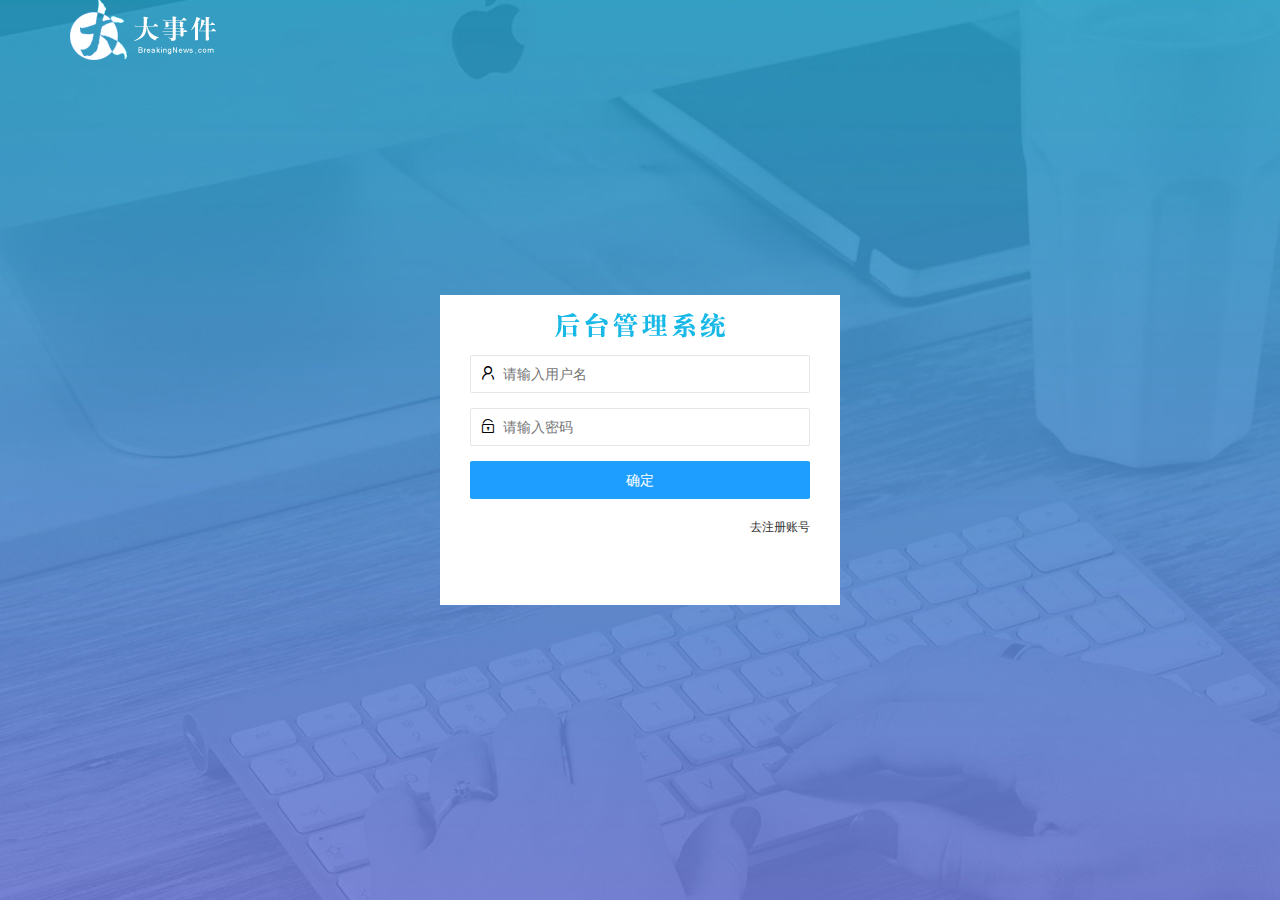
<file: index.html>
<!DOCTYPE html>
<html lang="en">
<head>
    <meta charset="UTF-8">
    <title>大事件-注册/登录</title>
    <!--导入自己的样式-->
    <link rel="stylesheet" href="assets/css/login.css">
    <!--导入layui的样式-->
    <link rel="stylesheet" href="assets/lib/layui/css/layui.css">
</head>
<body>
    <div class="layui-main">
        <img src="./assets/images/logo.png" alt="">
    </div>
<div class="loginAndRegBox">
        <div class="title-box"></div>
        <!--登录的div-->
        <div class="login-box">
            <!--layui表单-->
            <form class="layui-form " action="">
                <!--第一个输入框-->
                <div class="layui-form-item">
                    <!--<label class="layui-form-label">输入框</label>-->
                    <i class="layui-icon  layui-icon-username"></i>
                    <input type="text" name="title" required  lay-verify="required" placeholder="请输入用户名" autocomplete="off" class="layui-input">
                </div>
                <!--第二个输入框-->
                <div class="layui-form-item">
                    <!--<label class="layui-form-label">输入框</label>-->
                    <i class="layui-icon layui-icon-password "></i>
                    <input type="text" name="title" required  lay-verify="required|pwd" placeholder="请输入密码" autocomplete="off" class="layui-input">
                </div>
                <!--按钮-->
                <button class="layui-btn  layui-btn-normal layui-btn-fluid" lay-submit>确定</button>
                <!--去注册账号-->
             <div class="layui-form-item links">
                <a href="javascript:;" id ="link-reg">去注册账号</a>
            </div>

            </form>

        </div>
        <!--注册的div-->
        <div class="reg-box">
            <form class="layui-form " action="">
                <!--第一个输入框-->
                <div class="layui-form-item">
                    <!--<label class="layui-form-label">输入框</label>-->
                    <i class="layui-icon  layui-icon-username"></i>
                    <input type="text" name="title" required  lay-verify="required" placeholder="请输入用户名" autocomplete="off" class="layui-input">
                </div>
                <!--第二个输入框-->
                <div class="layui-form-item">
                    <!--<label class="layui-form-label">输入框</label>-->
                    <i class="layui-icon layui-icon-password "></i>
                    <input type="text" name="password" required  lay-verify="required|pwd" placeholder="请输入密码" autocomplete="off" class="layui-input">
                </div>
                <!--确认密码-->
                <div class="layui-form-item">
                    <!--<label class="layui-form-label">输入框</label>-->
                    <i class="layui-icon layui-icon-password "></i>
                    <input type="text" name="repassword" required  lay-verify="required|pwd|repwd" placeholder="确认输入密码" autocomplete="off" class="layui-input">
                </div>
                <!--按钮-->
                <button class="layui-btn  layui-btn-normal layui-btn-fluid" lay-submit>确定</button>
                <!--去注册账号-->
                <div class="layui-form-item links">
                    <a href="javascript:;" id ="link-login">去登录</a>
                </div>
            </form>
            <!--<a href="javascript:;" id="link-login">去登录</a>-->
        </div>
    </div>
    <!--导入jquery-->
    <script src="./assets/lib/layui/layui.all.js"></script>
    <script src="./assets/lib/jquery.js"></script>
    <script src="./assets/js/login.js"></script>



</body>
</html>
</file>
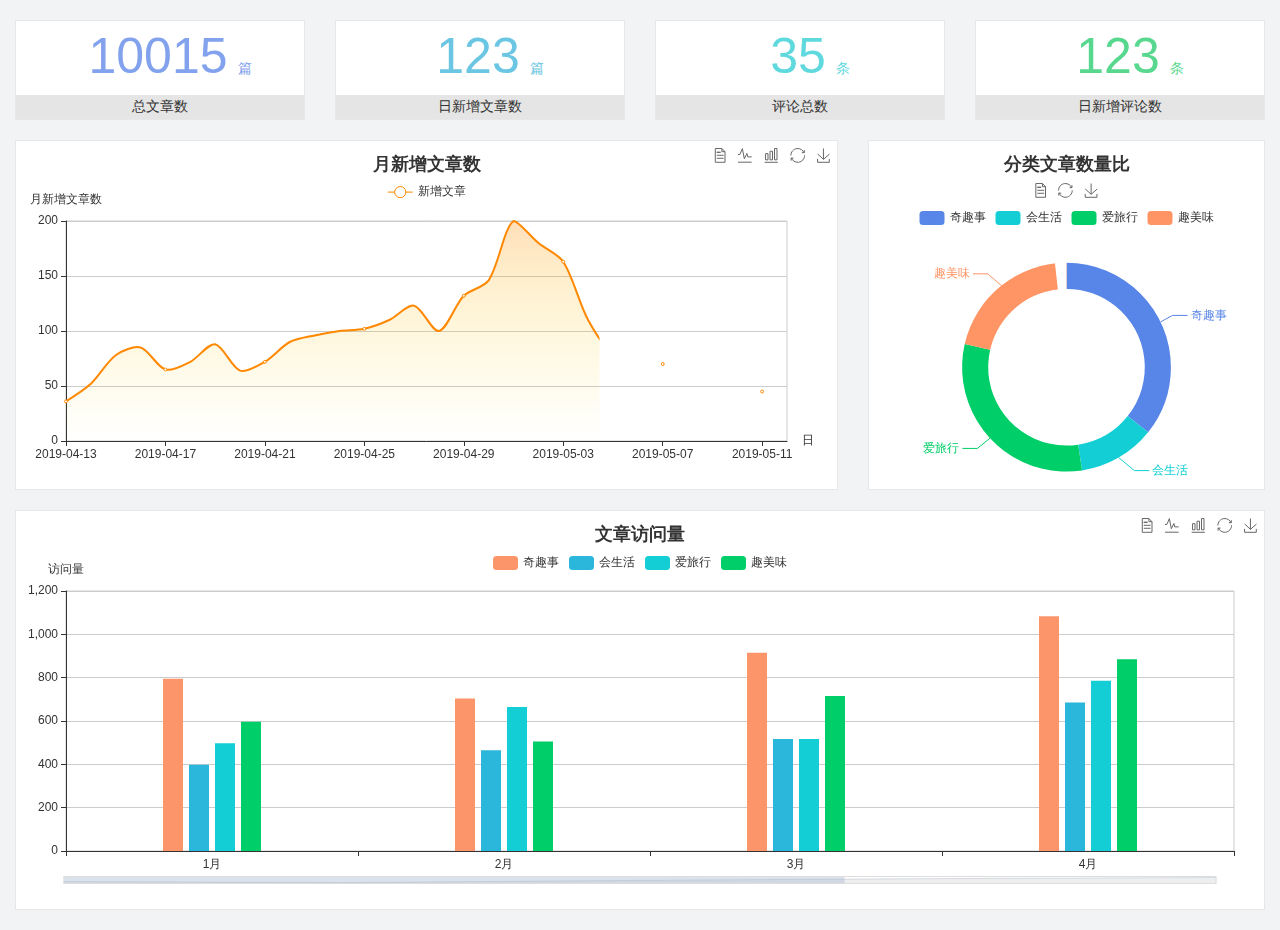
<file: home/dashboard.html>
<!DOCTYPE html>
<html lang="en">

<head>
  <meta charset="UTF-8">
  <meta name="viewport" content="width=device-width, initial-scale=1.0">
  <meta http-equiv="X-UA-Compatible" content="ie=edge">
  <title>图表统计</title>
  <link rel="stylesheet" href="../../assets/lib/bootstrap.css" />
  <link rel="stylesheet" href="../../assets/lib/main.css" />
  <script src="../../assets/lib/jquery.js"></script>
  <script type="text/javascript" src="../../assets/lib/echarts.min.js"></script>
</head>

<body>
  <div class="container-fluid">
    <div class="row spannel_list">
      <div class="col-sm-3 col-xs-6">
        <div class="spannel">
          <em>10015</em><span>篇</span>
          <b>总文章数</b>
        </div>
      </div>
      <div class="col-sm-3 col-xs-6">
        <div class="spannel scolor01">
          <em>123</em><span>篇</span>
          <b>日新增文章数</b>
        </div>
      </div>
      <div class="col-sm-3 col-xs-6">
        <div class="spannel scolor02">
          <em>35</em><span>条</span>
          <b>评论总数</b>
        </div>
      </div>
      <div class="col-sm-3 col-xs-6">
        <div class="spannel scolor03">
          <em>123</em><span>条</span>
          <b>日新增评论数</b>
        </div>
      </div>
    </div>
  </div>

  <div class="container-fluid">
    <div class="row curve-pie">
      <div class="col-lg-8 col-md-8">
        <div class="gragh_pannel" id="curve_show"></div>
      </div>
      <div class="col-lg-4 col-md-4">
        <div class="gragh_pannel" id="pie_show"></div>
      </div>
    </div>
  </div>

  <div class="container-fluid">
    <div class="column_pannel" id="column_show"></div>
  </div>

  <script>
    var oChart = echarts.init(document.getElementById('curve_show'));
    var aList_all = [
      { 'count': 36, 'date': '2019-04-13' },
      { 'count': 52, 'date': '2019-04-14' },
      { 'count': 78, 'date': '2019-04-15' },
      { 'count': 85, 'date': '2019-04-16' },
      { 'count': 65, 'date': '2019-04-17' },
      { 'count': 72, 'date': '2019-04-18' },
      { 'count': 88, 'date': '2019-04-19' },
      { 'count': 64, 'date': '2019-04-20' },
      { 'count': 72, 'date': '2019-04-21' },
      { 'count': 90, 'date': '2019-04-22' },
      { 'count': 96, 'date': '2019-04-23' },
      { 'count': 100, 'date': '2019-04-24' },
      { 'count': 102, 'date': '2019-04-25' },
      { 'count': 110, 'date': '2019-04-26' },
      { 'count': 123, 'date': '2019-04-27' },
      { 'count': 100, 'date': '2019-04-28' },
      { 'count': 132, 'date': '2019-04-29' },
      { 'count': 146, 'date': '2019-04-30' },
      { 'count': 200, 'date': '2019-05-01' },
      { 'count': 180, 'date': '2019-05-02' },
      { 'count': 163, 'date': '2019-05-03' },
      { 'count': 110, 'date': '2019-05-04' },
      { 'count': 80, 'date': '2019-05-05' },
      { 'count': 82, 'date': '2019-05-06' },
      { 'count': 70, 'date': '2019-05-07' },
      { 'count': 65, 'date': '2019-05-08' },
      { 'count': 54, 'date': '2019-05-09' },
      { 'count': 40, 'date': '2019-05-10' },
      { 'count': 45, 'date': '2019-05-11' },
      { 'count': 38, 'date': '2019-05-12' },
    ];

    let aCount = [];
    let aDate = [];

    for (var i = 0; i < aList_all.length; i++) {
      aCount.push(aList_all[i].count);
      aDate.push(aList_all[i].date);
    }

    var chartopt = {
      title: {
        text: '月新增文章数',
        left: 'center',
        top: '10'
      },
      tooltip: {
        trigger: 'axis'
      },
      legend: {
        data: ['新增文章'],
        top: '40'
      },
      toolbox: {
        show: true,
        feature: {
          mark: { show: true },
          dataView: { show: true, readOnly: false },
          magicType: { show: true, type: ['line', 'bar'] },
          restore: { show: true },
          saveAsImage: { show: true }
        }
      },
      calculable: true,
      xAxis: [
        {
          name: '日',
          type: 'category',
          boundaryGap: false,
          data: aDate
        }
      ],
      yAxis: [
        {
          name: '月新增文章数',
          type: 'value'
        }
      ],
      series: [
        {
          name: '新增文章',
          type: 'line',
          smooth: true,
          itemStyle: { normal: { areaStyle: { type: 'default' }, color: '#f80' }, lineStyle: { color: '#f80' } },
          data: aCount
        }],
      areaStyle: {
        normal: {
          color: new echarts.graphic.LinearGradient(0, 0, 0, 1, [{
            offset: 0,
            color: 'rgba(255,136,0,0.39)'
          }, {
            offset: .34,
            color: 'rgba(255,180,0,0.25)'
          }, {
            offset: 1,
            color: 'rgba(255,222,0,0.00)'
          }])

        }
      },
      grid: {
        show: true,
        x: 50,
        x2: 50,
        y: 80,
        height: 220
      }
    };

    oChart.setOption(chartopt);


    var oPie = echarts.init(document.getElementById('pie_show'));
    var oPieopt =
    {
      title: {
        top: 10,
        text: '分类文章数量比',
        x: 'center'
      },
      tooltip: {
        trigger: 'item',
        formatter: "{a} <br/>{b} : {c} ({d}%)"
      },
      color: ['#5885e8', '#13cfd5', '#00ce68', '#ff9565'],
      legend: {
        x: 'center',
        top: 65,
        data: ['奇趣事', '会生活', '爱旅行', '趣美味']
      },
      toolbox: {
        show: true,
        x: 'center',
        top: 35,
        feature: {
          mark: { show: true },
          dataView: { show: true, readOnly: false },
          magicType: {
            show: true,
            type: ['pie', 'funnel'],
            option: {
              funnel: {
                x: '25%',
                width: '50%',
                funnelAlign: 'left',
                max: 1548
              }
            }
          },
          restore: { show: true },
          saveAsImage: { show: true }
        }
      },
      calculable: true,
      series: [
        {
          name: '访问来源',
          type: 'pie',
          radius: ['45%', '60%'],
          center: ['50%', '65%'],
          data: [
            { value: 300, name: '奇趣事' },
            { value: 100, name: '会生活' },
            { value: 260, name: '爱旅行' },
            { value: 180, name: '趣美味' }
          ]
        }
      ]
    };
    oPie.setOption(oPieopt);



    var oColumn = this.echarts.init(document.getElementById('column_show'));
    var oColumnopt =
    {
      title: {
        text: '文章访问量',
        left: 'center',
        top: '10'
      },
      tooltip: {
        trigger: 'axis'
      },
      legend: {
        data: ['奇趣事', '会生活', '爱旅行', '趣美味'],
        top: '40'
      },
      toolbox: {
        show: true,
        feature: {
          mark: { show: true },
          dataView: { show: true, readOnly: false },
          magicType: { show: true, type: ['line', 'bar'] },
          restore: { show: true },
          saveAsImage: { show: true }
        }
      },
      calculable: true,
      xAxis: [
        {
          type: 'category',
          data: ['1月', '2月', '3月', '4月', '5月']
        }
      ],
      yAxis: [
        {
          name: '访问量',
          type: 'value'
        }
      ],
      series: [
        {
          name: '奇趣事',
          type: 'bar',
          barWidth: 20,
          itemStyle: {
            normal: { areaStyle: { type: 'default' }, color: '#fd956a' }
          },
          data: [800, 708, 920, 1090, 1200]
        },
        {
          name: '会生活',
          type: 'bar',
          barWidth: 20,
          itemStyle: {
            normal: { areaStyle: { type: 'default' }, color: '#2bb6db' }
          },
          data: [400, 468, 520, 690, 800]
        },
        {
          name: '爱旅行',
          type: 'bar',
          barWidth: 20,
          itemStyle: {
            normal: { areaStyle: { type: 'default' }, color: '#13cfd5' }
          },
          data: [500, 668, 520, 790, 900]
        },
        {
          name: '趣美味',
          type: 'bar',
          barWidth: 20,
          itemStyle: {
            normal: { areaStyle: { type: 'default' }, color: '#00ce68' }
          },
          data: [600, 508, 720, 890, 1000]
        }
      ],
      grid: {
        show: true,
        x: 50,
        x2: 30,
        y: 80,
        height: 260
      },
      dataZoom: [//给x轴设置滚动条
        {
          start: 0,//默认为0
          end: 100 - 1000 / 31,//默认为100
          type: 'slider',
          show: true,
          xAxisIndex: [0],
          handleSize: 0,//滑动条的 左右2个滑动条的大小
          height: 8,//组件高度
          left: 45, //左边的距离
          right: 50,//右边的距离
          bottom: 26,//右边的距离
          handleColor: '#ddd',//h滑动图标的颜色
          handleStyle: {
            borderColor: "#cacaca",
            borderWidth: "1",
            shadowBlur: 2,
            background: "#ddd",
            shadowColor: "#ddd",
          }
        }]
    };
    oColumn.setOption(oColumnopt);
  </script>
</body>

</html>
</file>
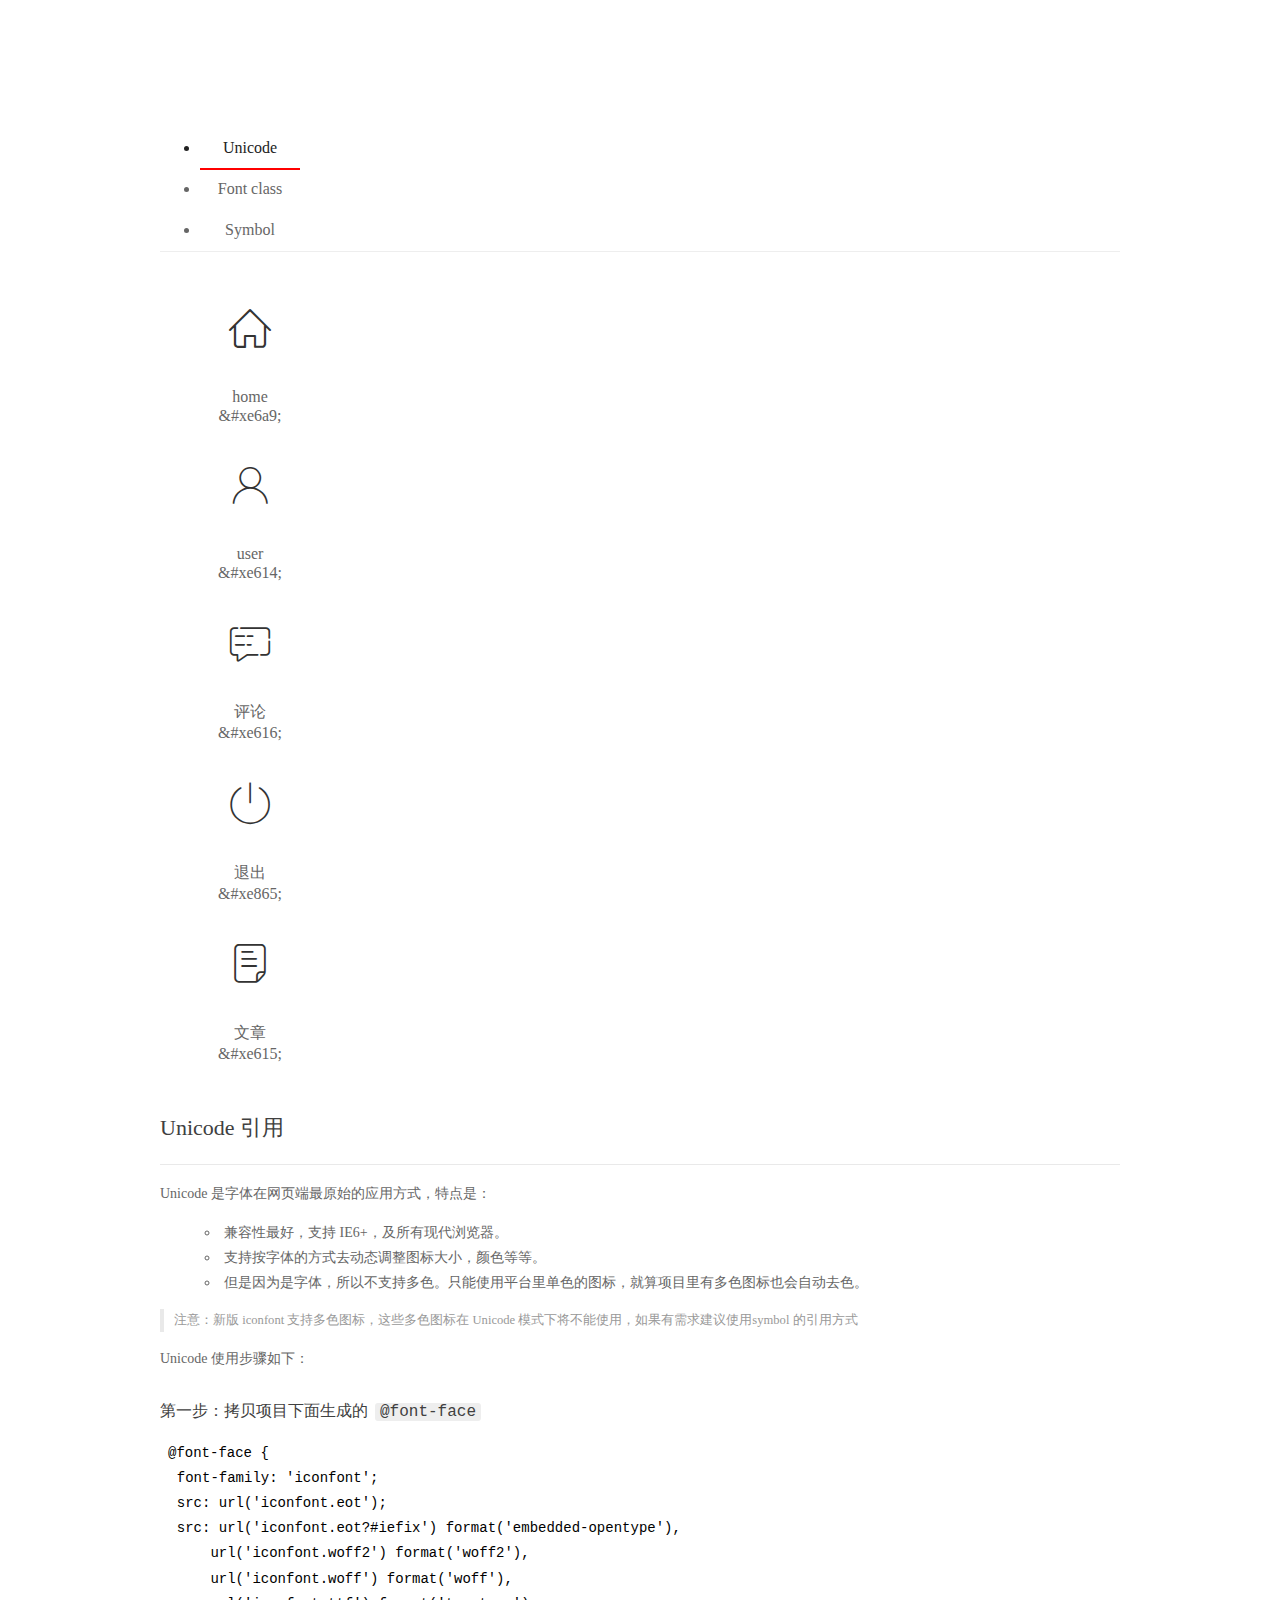
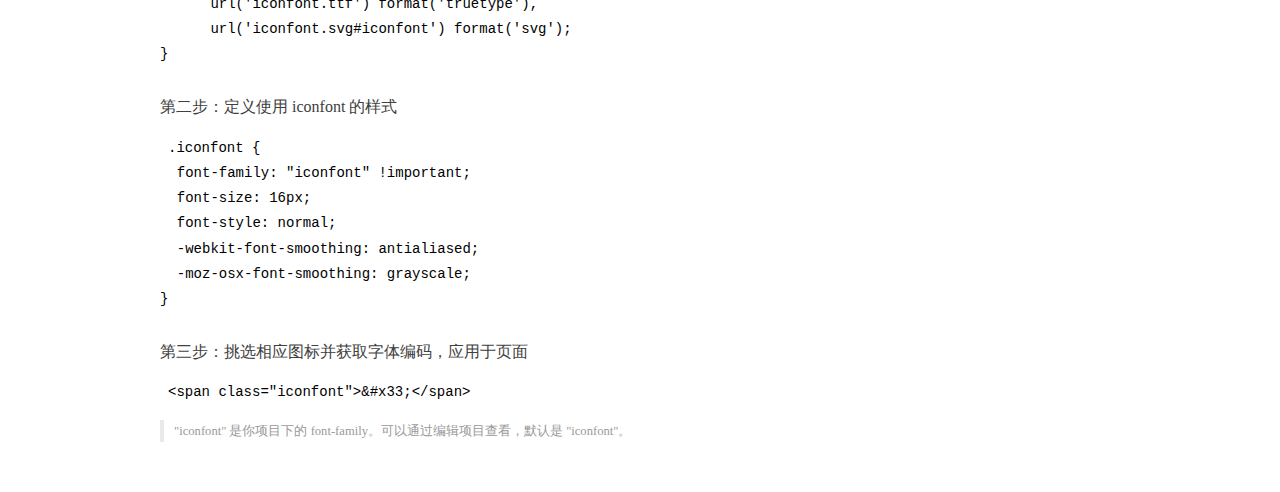
<file: assets/fonts/demo_index.html>
<!DOCTYPE html>
<html>
<head>
  <meta charset="utf-8"/>
  <title>IconFont Demo</title>
  <link rel="shortcut icon" href="https://gtms04.alicdn.com/tps/i4/TB1_oz6GVXXXXaFXpXXJDFnIXXX-64-64.ico" type="image/x-icon"/>
  <link rel="stylesheet" href="https://g.alicdn.com/thx/cube/1.3.2/cube.min.css">
  <link rel="stylesheet" href="demo.css">
  <link rel="stylesheet" href="iconfont.css">
  <script src="iconfont.js"></script>
  <!-- jQuery -->
  <script src="https://a1.alicdn.com/oss/uploads/2018/12/26/7bfddb60-08e8-11e9-9b04-53e73bb6408b.js"></script>
  <!-- 代码高亮 -->
  <script src="https://a1.alicdn.com/oss/uploads/2018/12/26/a3f714d0-08e6-11e9-8a15-ebf944d7534c.js"></script>
</head>
<body>
  <div class="main">
    <h1 class="logo"><a href="https://www.iconfont.cn/" title="iconfont 首页" target="_blank">&#xe86b;</a></h1>
    <div class="nav-tabs">
      <ul id="tabs" class="dib-box">
        <li class="dib active"><span>Unicode</span></li>
        <li class="dib"><span>Font class</span></li>
        <li class="dib"><span>Symbol</span></li>
      </ul>
      
    </div>
    <div class="tab-container">
      <div class="content unicode" style="display: block;">
          <ul class="icon_lists dib-box">
          
            <li class="dib">
              <span class="icon iconfont">&#xe6a9;</span>
                <div class="name">home</div>
                <div class="code-name">&amp;#xe6a9;</div>
              </li>
          
            <li class="dib">
              <span class="icon iconfont">&#xe614;</span>
                <div class="name">user</div>
                <div class="code-name">&amp;#xe614;</div>
              </li>
          
            <li class="dib">
              <span class="icon iconfont">&#xe616;</span>
                <div class="name">评论</div>
                <div class="code-name">&amp;#xe616;</div>
              </li>
          
            <li class="dib">
              <span class="icon iconfont">&#xe865;</span>
                <div class="name">退出</div>
                <div class="code-name">&amp;#xe865;</div>
              </li>
          
            <li class="dib">
              <span class="icon iconfont">&#xe615;</span>
                <div class="name">文章</div>
                <div class="code-name">&amp;#xe615;</div>
              </li>
          
          </ul>
          <div class="article markdown">
          <h2 id="unicode-">Unicode 引用</h2>
          <hr>

          <p>Unicode 是字体在网页端最原始的应用方式，特点是：</p>
          <ul>
            <li>兼容性最好，支持 IE6+，及所有现代浏览器。</li>
            <li>支持按字体的方式去动态调整图标大小，颜色等等。</li>
            <li>但是因为是字体，所以不支持多色。只能使用平台里单色的图标，就算项目里有多色图标也会自动去色。</li>
          </ul>
          <blockquote>
            <p>注意：新版 iconfont 支持多色图标，这些多色图标在 Unicode 模式下将不能使用，如果有需求建议使用symbol 的引用方式</p>
          </blockquote>
          <p>Unicode 使用步骤如下：</p>
          <h3 id="-font-face">第一步：拷贝项目下面生成的 <code>@font-face</code></h3>
<pre><code class="language-css"
>@font-face {
  font-family: 'iconfont';
  src: url('iconfont.eot');
  src: url('iconfont.eot?#iefix') format('embedded-opentype'),
      url('iconfont.woff2') format('woff2'),
      url('iconfont.woff') format('woff'),
      url('iconfont.ttf') format('truetype'),
      url('iconfont.svg#iconfont') format('svg');
}
</code></pre>
          <h3 id="-iconfont-">第二步：定义使用 iconfont 的样式</h3>
<pre><code class="language-css"
>.iconfont {
  font-family: "iconfont" !important;
  font-size: 16px;
  font-style: normal;
  -webkit-font-smoothing: antialiased;
  -moz-osx-font-smoothing: grayscale;
}
</code></pre>
          <h3 id="-">第三步：挑选相应图标并获取字体编码，应用于页面</h3>
<pre>
<code class="language-html"
>&lt;span class="iconfont"&gt;&amp;#x33;&lt;/span&gt;
</code></pre>
          <blockquote>
            <p>"iconfont" 是你项目下的 font-family。可以通过编辑项目查看，默认是 "iconfont"。</p>
          </blockquote>
          </div>
      </div>
      <div class="content font-class">
        <ul class="icon_lists dib-box">
          
          <li class="dib">
            <span class="icon iconfont icon-home"></span>
            <div class="name">
              home
            </div>
            <div class="code-name">.icon-home
            </div>
          </li>
          
          <li class="dib">
            <span class="icon iconfont icon-user"></span>
            <div class="name">
              user
            </div>
            <div class="code-name">.icon-user
            </div>
          </li>
          
          <li class="dib">
            <span class="icon iconfont icon-pinglun"></span>
            <div class="name">
              评论
            </div>
            <div class="code-name">.icon-pinglun
            </div>
          </li>
          
          <li class="dib">
            <span class="icon iconfont icon-tuichu"></span>
            <div class="name">
              退出
            </div>
            <div class="code-name">.icon-tuichu
            </div>
          </li>
          
          <li class="dib">
            <span class="icon iconfont icon-16"></span>
            <div class="name">
              文章
            </div>
            <div class="code-name">.icon-16
            </div>
          </li>
          
        </ul>
        <div class="article markdown">
        <h2 id="font-class-">font-class 引用</h2>
        <hr>

        <p>font-class 是 Unicode 使用方式的一种变种，主要是解决 Unicode 书写不直观，语意不明确的问题。</p>
        <p>与 Unicode 使用方式相比，具有如下特点：</p>
        <ul>
          <li>兼容性良好，支持 IE8+，及所有现代浏览器。</li>
          <li>相比于 Unicode 语意明确，书写更直观。可以很容易分辨这个 icon 是什么。</li>
          <li>因为使用 class 来定义图标，所以当要替换图标时，只需要修改 class 里面的 Unicode 引用。</li>
          <li>不过因为本质上还是使用的字体，所以多色图标还是不支持的。</li>
        </ul>
        <p>使用步骤如下：</p>
        <h3 id="-fontclass-">第一步：引入项目下面生成的 fontclass 代码：</h3>
<pre><code class="language-html">&lt;link rel="stylesheet" href="./iconfont.css"&gt;
</code></pre>
        <h3 id="-">第二步：挑选相应图标并获取类名，应用于页面：</h3>
<pre><code class="language-html">&lt;span class="iconfont icon-xxx"&gt;&lt;/span&gt;
</code></pre>
        <blockquote>
          <p>"
            iconfont" 是你项目下的 font-family。可以通过编辑项目查看，默认是 "iconfont"。</p>
        </blockquote>
      </div>
      </div>
      <div class="content symbol">
          <ul class="icon_lists dib-box">
          
            <li class="dib">
                <svg class="icon svg-icon" aria-hidden="true">
                  <use xlink:href="#icon-home"></use>
                </svg>
                <div class="name">home</div>
                <div class="code-name">#icon-home</div>
            </li>
          
            <li class="dib">
                <svg class="icon svg-icon" aria-hidden="true">
                  <use xlink:href="#icon-user"></use>
                </svg>
                <div class="name">user</div>
                <div class="code-name">#icon-user</div>
            </li>
          
            <li class="dib">
                <svg class="icon svg-icon" aria-hidden="true">
                  <use xlink:href="#icon-pinglun"></use>
                </svg>
                <div class="name">评论</div>
                <div class="code-name">#icon-pinglun</div>
            </li>
          
            <li class="dib">
                <svg class="icon svg-icon" aria-hidden="true">
                  <use xlink:href="#icon-tuichu"></use>
                </svg>
                <div class="name">退出</div>
                <div class="code-name">#icon-tuichu</div>
            </li>
          
            <li class="dib">
                <svg class="icon svg-icon" aria-hidden="true">
                  <use xlink:href="#icon-16"></use>
                </svg>
                <div class="name">文章</div>
                <div class="code-name">#icon-16</div>
            </li>
          
          </ul>
          <div class="article markdown">
          <h2 id="symbol-">Symbol 引用</h2>
          <hr>

          <p>这是一种全新的使用方式，应该说这才是未来的主流，也是平台目前推荐的用法。相关介绍可以参考这篇<a href="">文章</a>
            这种用法其实是做了一个 SVG 的集合，与另外两种相比具有如下特点：</p>
          <ul>
            <li>支持多色图标了，不再受单色限制。</li>
            <li>通过一些技巧，支持像字体那样，通过 <code>font-size</code>, <code>color</code> 来调整样式。</li>
            <li>兼容性较差，支持 IE9+，及现代浏览器。</li>
            <li>浏览器渲染 SVG 的性能一般，还不如 png。</li>
          </ul>
          <p>使用步骤如下：</p>
          <h3 id="-symbol-">第一步：引入项目下面生成的 symbol 代码：</h3>
<pre><code class="language-html">&lt;script src="./iconfont.js"&gt;&lt;/script&gt;
</code></pre>
          <h3 id="-css-">第二步：加入通用 CSS 代码（引入一次就行）：</h3>
<pre><code class="language-html">&lt;style&gt;
.icon {
  width: 1em;
  height: 1em;
  vertical-align: -0.15em;
  fill: currentColor;
  overflow: hidden;
}
&lt;/style&gt;
</code></pre>
          <h3 id="-">第三步：挑选相应图标并获取类名，应用于页面：</h3>
<pre><code class="language-html">&lt;svg class="icon" aria-hidden="true"&gt;
  &lt;use xlink:href="#icon-xxx"&gt;&lt;/use&gt;
&lt;/svg&gt;
</code></pre>
          </div>
      </div>

    </div>
  </div>
  <script>
  $(document).ready(function () {
      $('.tab-container .content:first').show()

      $('#tabs li').click(function (e) {
        var tabContent = $('.tab-container .content')
        var index = $(this).index()

        if ($(this).hasClass('active')) {
          return
        } else {
          $('#tabs li').removeClass('active')
          $(this).addClass('active')

          tabContent.hide().eq(index).fadeIn()
        }
      })
    })
  </script>
</body>
</html>
</file>
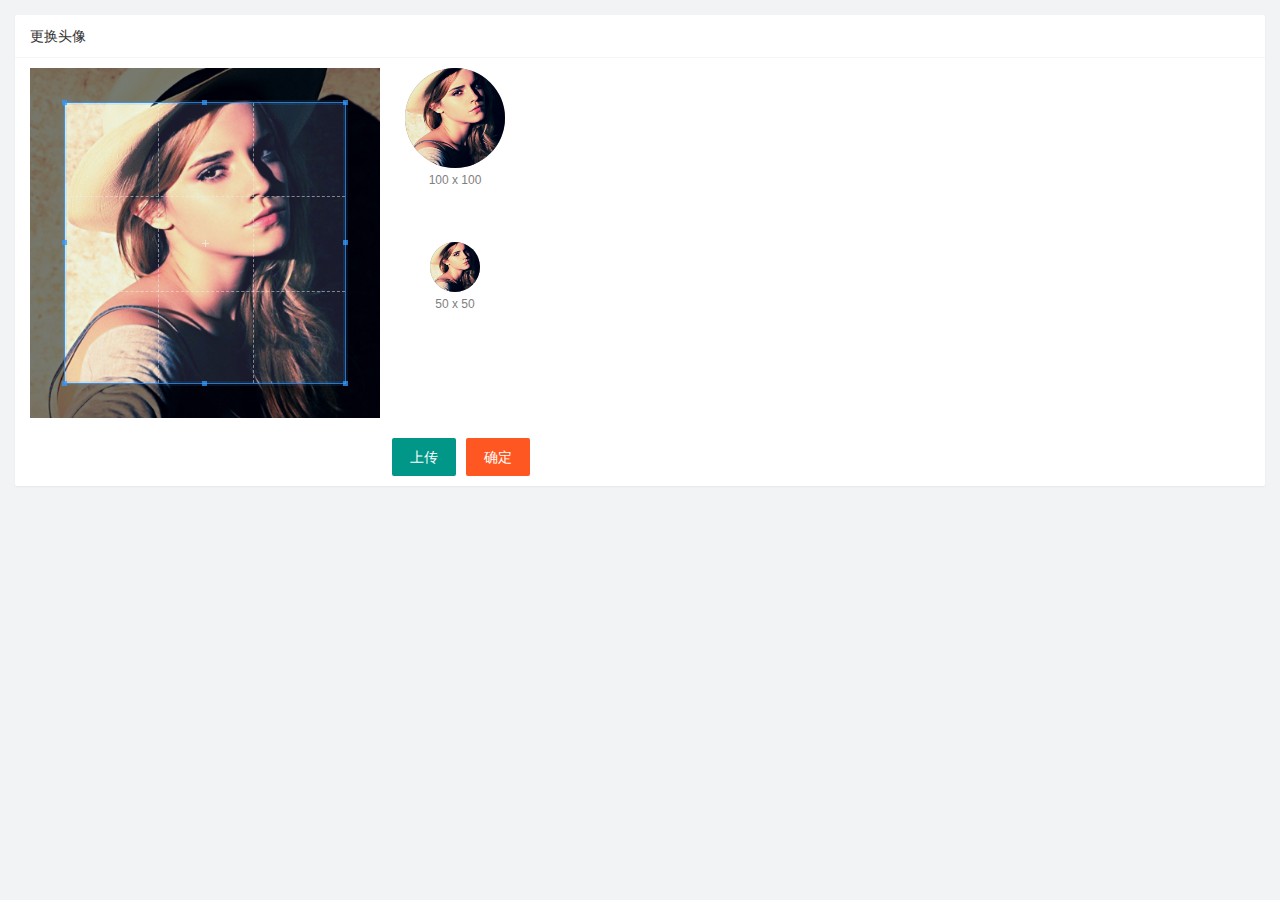
<file: 第二天/user/user_avatar.html>
<!DOCTYPE html>
<html lang="en">
<head>
    <meta charset="UTF-8">
    <title>Title</title>
    <link rel="stylesheet" href="../assets/lib/layui/css/layui.css" />
    <link rel="stylesheet" href="../assets/lib/cropper/cropper.css" />
    <link rel="stylesheet" href="../assets/css/user_avatar.css" />
</head>
<body>
<!-- 卡片区域 -->
<div class="layui-card">
    <div class="layui-card-header">更换头像</div>
    <div class="layui-card-body">
        <!-- 第一行的图片裁剪和预览区域 -->
        <div class="row1">
            <!-- 图片裁剪区域 -->
            <div class="cropper-box">
                <!-- 这个 img 标签很重要，将来会把它初始化为裁剪区域 -->
                <img id="image" src="../assets/images/sample.jpg" />
            </div>
            <!-- 图片的预览区域 -->
            <div class="preview-box">
                <div>
                    <!-- 宽高为 100px 的预览区域 -->
                    <div class="img-preview w100"></div>
                    <p class="size">100 x 100</p>
                </div>
                <div>
                    <!-- 宽高为 50px 的预览区域 -->
                    <div class="img-preview w50"></div>
                    <p class="size">50 x 50</p>
                </div>
            </div>
        </div>

        <!-- 第二行的按钮区域 -->
        <div class="row2">
            <!-- 通过 accept 属性，可以指定，允许用户选择什么类型的文件 -->
            <input type="file" id="file" accept="image/png,image/jpeg" />
            <button type="button" class="layui-btn" id="btnChooseImage">上传</button>
            <button type="button" class="layui-btn layui-btn-danger" id="btnUpload">确定</button>
        </div>
    </div>
</div>
    <script src="../assets/lib/layui/layui.all.js"></script>
    <script src="../assets/lib/jquery.js"></script>
    <script src="../assets/lib/cropper/Cropper.js"></script>
    <script src="../assets/lib/cropper/jquery-cropper.js"></script>
    <script src="../assets/js/baseAPI.js"></script>
    <script src="../assets/js/user_avatar.js"></script>
</body>
</html>
</file>
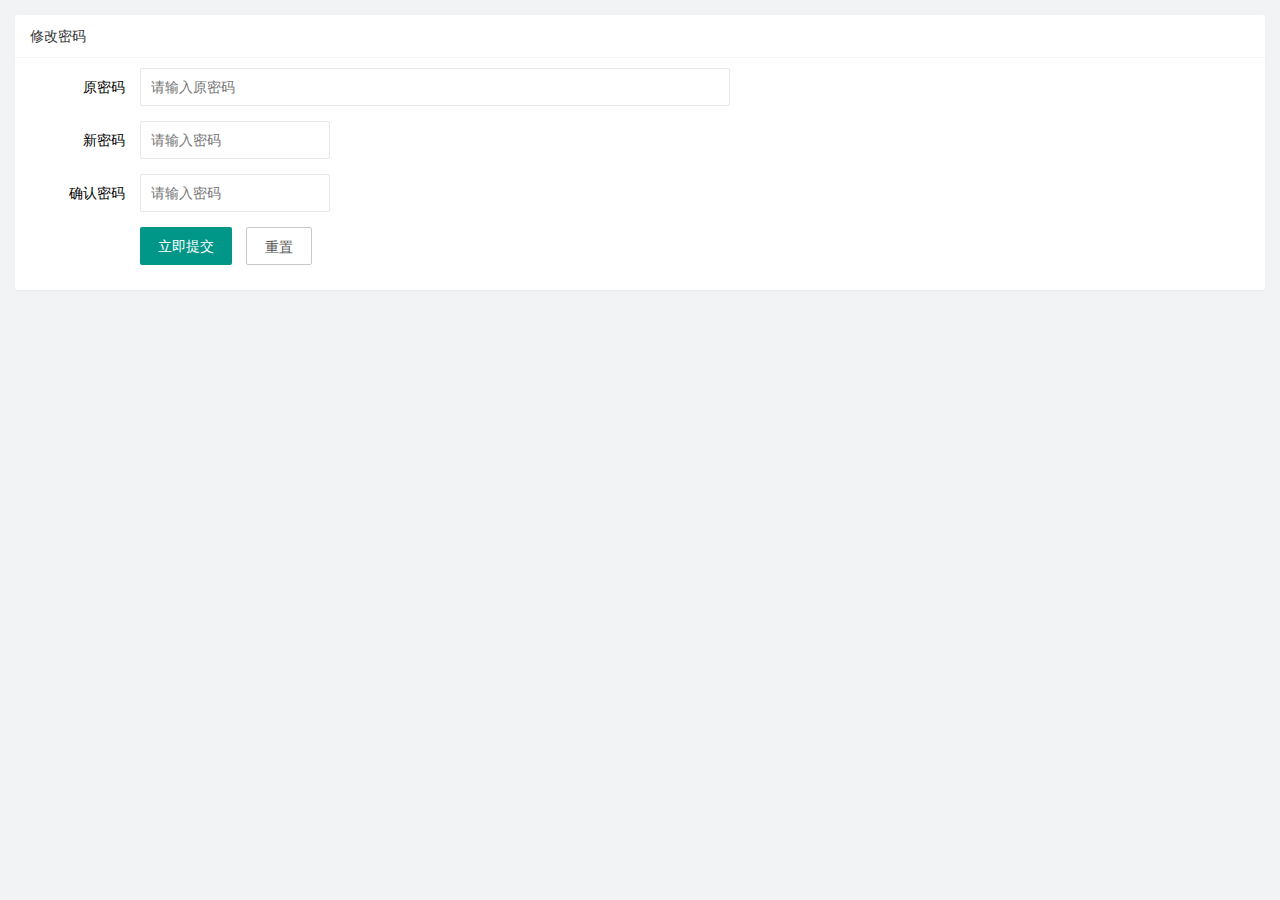
<file: 第二天/user/user_pwd.html>
<!DOCTYPE html>
<html lang="en">
<head>
    <meta charset="UTF-8">
    <title>Title</title>
    <link rel="stylesheet" href="../assets/lib/layui/css/layui.css">
    <link rel="stylesheet" href="../assets/css/user_pwd.css">
</head>
<body>
<div class="layui-card">
    <div class="layui-card-header">修改密码</div>
    <div class="layui-card-body">
        <form class="layui-form" action="">
            <div class="layui-form-item">
                <label class="layui-form-label">原密码</label>
                <div class="layui-input-block">
                    <input type="password" name="title" required  lay-verify="required|pwd" placeholder="请输入原密码" autocomplete="off" class="layui-input" >
                </div>
            </div>
            <div class="layui-form-item">
                <label class="layui-form-label">新密码</label>
                <div class="layui-input-inline">
                    <input type="password" name="password" required lay-verify="required|pwd|samePwd" placeholder="请输入密码" autocomplete="off" class="layui-input">
                </div>
             </div>
            <div class="layui-form-item">
                <label class="layui-form-label">确认密码</label>
                <div class="layui-input-inline">
                    <input type="password" name="password" required lay-verify="required|pwd|rePwd" placeholder="请输入密码" autocomplete="off" class="layui-input">
                </div>
            </div>
            <div class="layui-form-item">
                <div class="layui-input-block">
                    <button class="layui-btn" lay-submit lay-filter="formDemo">立即提交</button>
                    <button type="reset" class="layui-btn layui-btn-primary">重置</button>
                </div>
            </div>
        </form>
    </div>
</div>
    <script src="../assets/lib/layui/layui.all.js"></script>
    <script src="../assets/lib/jquery.js"></script>
    <script src="../assets/js/baseAPI.js"></script>
    <script src="../assets/js/user_pwd.js"></script>


</body>
</html>
</file>
<file: assets/css/login.css>
html,
body{
    margin: 0;
    padding: 0;
    width: 100%;
    height: 100%;
    background: url("../images/login_bg.jpg") no-repeat center;
    /*用于对背景画面的平铺*/
    background-size: cover;

}
.loginAndRegBox{
    width: 400px;
    height: 310px;
    background-color: #fff;
    position: absolute;
    left: 50%;
    top: 50%;
    /*基于原始的坐标点*/
    transform: translate(-50%,-50%);
}
.title-box{
    height: 60px;
    background: url(../images/login_title.png) no-repeat center;
}
.reg-box{
    display: none;
}
.layui-form{
    padding: 0 30px;

}
.links{
    display: flex;
    margin-top: 20px;
    justify-content: flex-end;

}
.links a{
    font-size: 12px;

}
.layui-form-item{
    position:relative;
}
.layui-form-item .layui-icon{
    position:absolute;
    left: 10px;
    top: 10px;
}
.layui-form .layui-form-item .layui-input{
    padding-left: 32px;

}
</file>
<file: assets/lib/layui/css/layui.css>
/** layui-v2.5.5 MIT License By https://www.layui.com */
 .layui-inline,img{display:inline-block;vertical-align:middle}h1,h2,h3,h4,h5,h6{font-weight:400}.layui-edge,.layui-header,.layui-inline,.layui-main{position:relative}.layui-body,.layui-edge,.layui-elip{overflow:hidden}.layui-btn,.layui-edge,.layui-inline,img{vertical-align:middle}.layui-btn,.layui-disabled,.layui-icon,.layui-unselect{-moz-user-select:none;-webkit-user-select:none;-ms-user-select:none}.layui-elip,.layui-form-checkbox span,.layui-form-pane .layui-form-label{text-overflow:ellipsis;white-space:nowrap}.layui-breadcrumb,.layui-tree-btnGroup{visibility:hidden}blockquote,body,button,dd,div,dl,dt,form,h1,h2,h3,h4,h5,h6,input,li,ol,p,pre,td,textarea,th,ul{margin:0;padding:0;-webkit-tap-highlight-color:rgba(0,0,0,0)}a:active,a:hover{outline:0}img{border:none}li{list-style:none}table{border-collapse:collapse;border-spacing:0}h4,h5,h6{font-size:100%}button,input,optgroup,option,select,textarea{font-family:inherit;font-size:inherit;font-style:inherit;font-weight:inherit;outline:0}pre{white-space:pre-wrap;white-space:-moz-pre-wrap;white-space:-pre-wrap;white-space:-o-pre-wrap;word-wrap:break-word}body{line-height:24px;font:14px Helvetica Neue,Helvetica,PingFang SC,Tahoma,Arial,sans-serif}hr{height:1px;margin:10px 0;border:0;clear:both}a{color:#333;text-decoration:none}a:hover{color:#777}a cite{font-style:normal;*cursor:pointer}.layui-border-box,.layui-border-box *{box-sizing:border-box}.layui-box,.layui-box *{box-sizing:content-box}.layui-clear{clear:both;*zoom:1}.layui-clear:after{content:'\20';clear:both;*zoom:1;display:block;height:0}.layui-inline{*display:inline;*zoom:1}.layui-edge{display:inline-block;width:0;height:0;border-width:6px;border-style:dashed;border-color:transparent}.layui-edge-top{top:-4px;border-bottom-color:#999;border-bottom-style:solid}.layui-edge-right{border-left-color:#999;border-left-style:solid}.layui-edge-bottom{top:2px;border-top-color:#999;border-top-style:solid}.layui-edge-left{border-right-color:#999;border-right-style:solid}.layui-disabled,.layui-disabled:hover{color:#d2d2d2!important;cursor:not-allowed!important}.layui-circle{border-radius:100%}.layui-show{display:block!important}.layui-hide{display:none!important}@font-face{font-family:layui-icon;src:url(../font/iconfont.eot?v=250);src:url(../font/iconfont.eot?v=250#iefix) format('embedded-opentype'),url(../font/iconfont.woff2?v=250) format('woff2'),url(../font/iconfont.woff?v=250) format('woff'),url(../font/iconfont.ttf?v=250) format('truetype'),url(../font/iconfont.svg?v=250#layui-icon) format('svg')}.layui-icon{font-family:layui-icon!important;font-size:16px;font-style:normal;-webkit-font-smoothing:antialiased;-moz-osx-font-smoothing:grayscale}.layui-icon-reply-fill:before{content:"\e611"}.layui-icon-set-fill:before{content:"\e614"}.layui-icon-menu-fill:before{content:"\e60f"}.layui-icon-search:before{content:"\e615"}.layui-icon-share:before{content:"\e641"}.layui-icon-set-sm:before{content:"\e620"}.layui-icon-engine:before{content:"\e628"}.layui-icon-close:before{content:"\1006"}.layui-icon-close-fill:before{content:"\1007"}.layui-icon-chart-screen:before{content:"\e629"}.layui-icon-star:before{content:"\e600"}.layui-icon-circle-dot:before{content:"\e617"}.layui-icon-chat:before{content:"\e606"}.layui-icon-release:before{content:"\e609"}.layui-icon-list:before{content:"\e60a"}.layui-icon-chart:before{content:"\e62c"}.layui-icon-ok-circle:before{content:"\1005"}.layui-icon-layim-theme:before{content:"\e61b"}.layui-icon-table:before{content:"\e62d"}.layui-icon-right:before{content:"\e602"}.layui-icon-left:before{content:"\e603"}.layui-icon-cart-simple:before{content:"\e698"}.layui-icon-face-cry:before{content:"\e69c"}.layui-icon-face-smile:before{content:"\e6af"}.layui-icon-survey:before{content:"\e6b2"}.layui-icon-tree:before{content:"\e62e"}.layui-icon-upload-circle:before{content:"\e62f"}.layui-icon-add-circle:before{content:"\e61f"}.layui-icon-download-circle:before{content:"\e601"}.layui-icon-templeate-1:before{content:"\e630"}.layui-icon-util:before{content:"\e631"}.layui-icon-face-surprised:before{content:"\e664"}.layui-icon-edit:before{content:"\e642"}.layui-icon-speaker:before{content:"\e645"}.layui-icon-down:before{content:"\e61a"}.layui-icon-file:before{content:"\e621"}.layui-icon-layouts:before{content:"\e632"}.layui-icon-rate-half:before{content:"\e6c9"}.layui-icon-add-circle-fine:before{content:"\e608"}.layui-icon-prev-circle:before{content:"\e633"}.layui-icon-read:before{content:"\e705"}.layui-icon-404:before{content:"\e61c"}.layui-icon-carousel:before{content:"\e634"}.layui-icon-help:before{content:"\e607"}.layui-icon-code-circle:before{content:"\e635"}.layui-icon-water:before{content:"\e636"}.layui-icon-username:before{content:"\e66f"}.layui-icon-find-fill:before{content:"\e670"}.layui-icon-about:before{content:"\e60b"}.layui-icon-location:before{content:"\e715"}.layui-icon-up:before{content:"\e619"}.layui-icon-pause:before{content:"\e651"}.layui-icon-date:before{content:"\e637"}.layui-icon-layim-uploadfile:before{content:"\e61d"}.layui-icon-delete:before{content:"\e640"}.layui-icon-play:before{content:"\e652"}.layui-icon-top:before{content:"\e604"}.layui-icon-friends:before{content:"\e612"}.layui-icon-refresh-3:before{content:"\e9aa"}.layui-icon-ok:before{content:"\e605"}.layui-icon-layer:before{content:"\e638"}.layui-icon-face-smile-fine:before{content:"\e60c"}.layui-icon-dollar:before{content:"\e659"}.layui-icon-group:before{content:"\e613"}.layui-icon-layim-download:before{content:"\e61e"}.layui-icon-picture-fine:before{content:"\e60d"}.layui-icon-link:before{content:"\e64c"}.layui-icon-diamond:before{content:"\e735"}.layui-icon-log:before{content:"\e60e"}.layui-icon-rate-solid:before{content:"\e67a"}.layui-icon-fonts-del:before{content:"\e64f"}.layui-icon-unlink:before{content:"\e64d"}.layui-icon-fonts-clear:before{content:"\e639"}.layui-icon-triangle-r:before{content:"\e623"}.layui-icon-circle:before{content:"\e63f"}.layui-icon-radio:before{content:"\e643"}.layui-icon-align-center:before{content:"\e647"}.layui-icon-align-right:before{content:"\e648"}.layui-icon-align-left:before{content:"\e649"}.layui-icon-loading-1:before{content:"\e63e"}.layui-icon-return:before{content:"\e65c"}.layui-icon-fonts-strong:before{content:"\e62b"}.layui-icon-upload:before{content:"\e67c"}.layui-icon-dialogue:before{content:"\e63a"}.layui-icon-video:before{content:"\e6ed"}.layui-icon-headset:before{content:"\e6fc"}.layui-icon-cellphone-fine:before{content:"\e63b"}.layui-icon-add-1:before{content:"\e654"}.layui-icon-face-smile-b:before{content:"\e650"}.layui-icon-fonts-html:before{content:"\e64b"}.layui-icon-form:before{content:"\e63c"}.layui-icon-cart:before{content:"\e657"}.layui-icon-camera-fill:before{content:"\e65d"}.layui-icon-tabs:before{content:"\e62a"}.layui-icon-fonts-code:before{content:"\e64e"}.layui-icon-fire:before{content:"\e756"}.layui-icon-set:before{content:"\e716"}.layui-icon-fonts-u:before{content:"\e646"}.layui-icon-triangle-d:before{content:"\e625"}.layui-icon-tips:before{content:"\e702"}.layui-icon-picture:before{content:"\e64a"}.layui-icon-more-vertical:before{content:"\e671"}.layui-icon-flag:before{content:"\e66c"}.layui-icon-loading:before{content:"\e63d"}.layui-icon-fonts-i:before{content:"\e644"}.layui-icon-refresh-1:before{content:"\e666"}.layui-icon-rmb:before{content:"\e65e"}.layui-icon-home:before{content:"\e68e"}.layui-icon-user:before{content:"\e770"}.layui-icon-notice:before{content:"\e667"}.layui-icon-login-weibo:before{content:"\e675"}.layui-icon-voice:before{content:"\e688"}.layui-icon-upload-drag:before{content:"\e681"}.layui-icon-login-qq:before{content:"\e676"}.layui-icon-snowflake:before{content:"\e6b1"}.layui-icon-file-b:before{content:"\e655"}.layui-icon-template:before{content:"\e663"}.layui-icon-auz:before{content:"\e672"}.layui-icon-console:before{content:"\e665"}.layui-icon-app:before{content:"\e653"}.layui-icon-prev:before{content:"\e65a"}.layui-icon-website:before{content:"\e7ae"}.layui-icon-next:before{content:"\e65b"}.layui-icon-component:before{content:"\e857"}.layui-icon-more:before{content:"\e65f"}.layui-icon-login-wechat:before{content:"\e677"}.layui-icon-shrink-right:before{content:"\e668"}.layui-icon-spread-left:before{content:"\e66b"}.layui-icon-camera:before{content:"\e660"}.layui-icon-note:before{content:"\e66e"}.layui-icon-refresh:before{content:"\e669"}.layui-icon-female:before{content:"\e661"}.layui-icon-male:before{content:"\e662"}.layui-icon-password:before{content:"\e673"}.layui-icon-senior:before{content:"\e674"}.layui-icon-theme:before{content:"\e66a"}.layui-icon-tread:before{content:"\e6c5"}.layui-icon-praise:before{content:"\e6c6"}.layui-icon-star-fill:before{content:"\e658"}.layui-icon-rate:before{content:"\e67b"}.layui-icon-template-1:before{content:"\e656"}.layui-icon-vercode:before{content:"\e679"}.layui-icon-cellphone:before{content:"\e678"}.layui-icon-screen-full:before{content:"\e622"}.layui-icon-screen-restore:before{content:"\e758"}.layui-icon-cols:before{content:"\e610"}.layui-icon-export:before{content:"\e67d"}.layui-icon-print:before{content:"\e66d"}.layui-icon-slider:before{content:"\e714"}.layui-icon-addition:before{content:"\e624"}.layui-icon-subtraction:before{content:"\e67e"}.layui-icon-service:before{content:"\e626"}.layui-icon-transfer:before{content:"\e691"}.layui-main{width:1140px;margin:0 auto}.layui-header{z-index:1000;height:60px}.layui-header a:hover{transition:all .5s;-webkit-transition:all .5s}.layui-side{position:fixed;left:0;top:0;bottom:0;z-index:999;width:200px;overflow-x:hidden}.layui-side-scroll{position:relative;width:220px;height:100%;overflow-x:hidden}.layui-body{position:absolute;left:200px;right:0;top:0;bottom:0;z-index:998;width:auto;overflow-y:auto;box-sizing:border-box}.layui-layout-body{overflow:hidden}.layui-layout-admin .layui-header{background-color:#23262E}.layui-layout-admin .layui-side{top:60px;width:200px;overflow-x:hidden}.layui-layout-admin .layui-body{position:fixed;top:60px;bottom:44px}.layui-layout-admin .layui-main{width:auto;margin:0 15px}.layui-layout-admin .layui-footer{position:fixed;left:200px;right:0;bottom:0;height:44px;line-height:44px;padding:0 15px;background-color:#eee}.layui-layout-admin .layui-logo{position:absolute;left:0;top:0;width:200px;height:100%;line-height:60px;text-align:center;color:#009688;font-size:16px}.layui-layout-admin .layui-header .layui-nav{background:0 0}.layui-layout-left{position:absolute!important;left:200px;top:0}.layui-layout-right{position:absolute!important;right:0;top:0}.layui-container{position:relative;margin:0 auto;padding:0 15px;box-sizing:border-box}.layui-fluid{position:relative;margin:0 auto;padding:0 15px}.layui-row:after,.layui-row:before{content:'';display:block;clear:both}.layui-col-lg1,.layui-col-lg10,.layui-col-lg11,.layui-col-lg12,.layui-col-lg2,.layui-col-lg3,.layui-col-lg4,.layui-col-lg5,.layui-col-lg6,.layui-col-lg7,.layui-col-lg8,.layui-col-lg9,.layui-col-md1,.layui-col-md10,.layui-col-md11,.layui-col-md12,.layui-col-md2,.layui-col-md3,.layui-col-md4,.layui-col-md5,.layui-col-md6,.layui-col-md7,.layui-col-md8,.layui-col-md9,.layui-col-sm1,.layui-col-sm10,.layui-col-sm11,.layui-col-sm12,.layui-col-sm2,.layui-col-sm3,.layui-col-sm4,.layui-col-sm5,.layui-col-sm6,.layui-col-sm7,.layui-col-sm8,.layui-col-sm9,.layui-col-xs1,.layui-col-xs10,.layui-col-xs11,.layui-col-xs12,.layui-col-xs2,.layui-col-xs3,.layui-col-xs4,.layui-col-xs5,.layui-col-xs6,.layui-col-xs7,.layui-col-xs8,.layui-col-xs9{position:relative;display:block;box-sizing:border-box}.layui-col-xs1,.layui-col-xs10,.layui-col-xs11,.layui-col-xs12,.layui-col-xs2,.layui-col-xs3,.layui-col-xs4,.layui-col-xs5,.layui-col-xs6,.layui-col-xs7,.layui-col-xs8,.layui-col-xs9{float:left}.layui-col-xs1{width:8.33333333%}.layui-col-xs2{width:16.66666667%}.layui-col-xs3{width:25%}.layui-col-xs4{width:33.33333333%}.layui-col-xs5{width:41.66666667%}.layui-col-xs6{width:50%}.layui-col-xs7{width:58.33333333%}.layui-col-xs8{width:66.66666667%}.layui-col-xs9{width:75%}.layui-col-xs10{width:83.33333333%}.layui-col-xs11{width:91.66666667%}.layui-col-xs12{width:100%}.layui-col-xs-offset1{margin-left:8.33333333%}.layui-col-xs-offset2{margin-left:16.66666667%}.layui-col-xs-offset3{margin-left:25%}.layui-col-xs-offset4{margin-left:33.33333333%}.layui-col-xs-offset5{margin-left:41.66666667%}.layui-col-xs-offset6{margin-left:50%}.layui-col-xs-offset7{margin-left:58.33333333%}.layui-col-xs-offset8{margin-left:66.66666667%}.layui-col-xs-offset9{margin-left:75%}.layui-col-xs-offset10{margin-left:83.33333333%}.layui-col-xs-offset11{margin-left:91.66666667%}.layui-col-xs-offset12{margin-left:100%}@media screen and (max-width:768px){.layui-hide-xs{display:none!important}.layui-show-xs-block{display:block!important}.layui-show-xs-inline{display:inline!important}.layui-show-xs-inline-block{display:inline-block!important}}@media screen and (min-width:768px){.layui-container{width:750px}.layui-hide-sm{display:none!important}.layui-show-sm-block{display:block!important}.layui-show-sm-inline{display:inline!important}.layui-show-sm-inline-block{display:inline-block!important}.layui-col-sm1,.layui-col-sm10,.layui-col-sm11,.layui-col-sm12,.layui-col-sm2,.layui-col-sm3,.layui-col-sm4,.layui-col-sm5,.layui-col-sm6,.layui-col-sm7,.layui-col-sm8,.layui-col-sm9{float:left}.layui-col-sm1{width:8.33333333%}.layui-col-sm2{width:16.66666667%}.layui-col-sm3{width:25%}.layui-col-sm4{width:33.33333333%}.layui-col-sm5{width:41.66666667%}.layui-col-sm6{width:50%}.layui-col-sm7{width:58.33333333%}.layui-col-sm8{width:66.66666667%}.layui-col-sm9{width:75%}.layui-col-sm10{width:83.33333333%}.layui-col-sm11{width:91.66666667%}.layui-col-sm12{width:100%}.layui-col-sm-offset1{margin-left:8.33333333%}.layui-col-sm-offset2{margin-left:16.66666667%}.layui-col-sm-offset3{margin-left:25%}.layui-col-sm-offset4{margin-left:33.33333333%}.layui-col-sm-offset5{margin-left:41.66666667%}.layui-col-sm-offset6{margin-left:50%}.layui-col-sm-offset7{margin-left:58.33333333%}.layui-col-sm-offset8{margin-left:66.66666667%}.layui-col-sm-offset9{margin-left:75%}.layui-col-sm-offset10{margin-left:83.33333333%}.layui-col-sm-offset11{margin-left:91.66666667%}.layui-col-sm-offset12{margin-left:100%}}@media screen and (min-width:992px){.layui-container{width:970px}.layui-hide-md{display:none!important}.layui-show-md-block{display:block!important}.layui-show-md-inline{display:inline!important}.layui-show-md-inline-block{display:inline-block!important}.layui-col-md1,.layui-col-md10,.layui-col-md11,.layui-col-md12,.layui-col-md2,.layui-col-md3,.layui-col-md4,.layui-col-md5,.layui-col-md6,.layui-col-md7,.layui-col-md8,.layui-col-md9{float:left}.layui-col-md1{width:8.33333333%}.layui-col-md2{width:16.66666667%}.layui-col-md3{width:25%}.layui-col-md4{width:33.33333333%}.layui-col-md5{width:41.66666667%}.layui-col-md6{width:50%}.layui-col-md7{width:58.33333333%}.layui-col-md8{width:66.66666667%}.layui-col-md9{width:75%}.layui-col-md10{width:83.33333333%}.layui-col-md11{width:91.66666667%}.layui-col-md12{width:100%}.layui-col-md-offset1{margin-left:8.33333333%}.layui-col-md-offset2{margin-left:16.66666667%}.layui-col-md-offset3{margin-left:25%}.layui-col-md-offset4{margin-left:33.33333333%}.layui-col-md-offset5{margin-left:41.66666667%}.layui-col-md-offset6{margin-left:50%}.layui-col-md-offset7{margin-left:58.33333333%}.layui-col-md-offset8{margin-left:66.66666667%}.layui-col-md-offset9{margin-left:75%}.layui-col-md-offset10{margin-left:83.33333333%}.layui-col-md-offset11{margin-left:91.66666667%}.layui-col-md-offset12{margin-left:100%}}@media screen and (min-width:1200px){.layui-container{width:1170px}.layui-hide-lg{display:none!important}.layui-show-lg-block{display:block!important}.layui-show-lg-inline{display:inline!important}.layui-show-lg-inline-block{display:inline-block!important}.layui-col-lg1,.layui-col-lg10,.layui-col-lg11,.layui-col-lg12,.layui-col-lg2,.layui-col-lg3,.layui-col-lg4,.layui-col-lg5,.layui-col-lg6,.layui-col-lg7,.layui-col-lg8,.layui-col-lg9{float:left}.layui-col-lg1{width:8.33333333%}.layui-col-lg2{width:16.66666667%}.layui-col-lg3{width:25%}.layui-col-lg4{width:33.33333333%}.layui-col-lg5{width:41.66666667%}.layui-col-lg6{width:50%}.layui-col-lg7{width:58.33333333%}.layui-col-lg8{width:66.66666667%}.layui-col-lg9{width:75%}.layui-col-lg10{width:83.33333333%}.layui-col-lg11{width:91.66666667%}.layui-col-lg12{width:100%}.layui-col-lg-offset1{margin-left:8.33333333%}.layui-col-lg-offset2{margin-left:16.66666667%}.layui-col-lg-offset3{margin-left:25%}.layui-col-lg-offset4{margin-left:33.33333333%}.layui-col-lg-offset5{margin-left:41.66666667%}.layui-col-lg-offset6{margin-left:50%}.layui-col-lg-offset7{margin-left:58.33333333%}.layui-col-lg-offset8{margin-left:66.66666667%}.layui-col-lg-offset9{margin-left:75%}.layui-col-lg-offset10{margin-left:83.33333333%}.layui-col-lg-offset11{margin-left:91.66666667%}.layui-col-lg-offset12{margin-left:100%}}.layui-col-space1{margin:-.5px}.layui-col-space1>*{padding:.5px}.layui-col-space3{margin:-1.5px}.layui-col-space3>*{padding:1.5px}.layui-col-space5{margin:-2.5px}.layui-col-space5>*{padding:2.5px}.layui-col-space8{margin:-3.5px}.layui-col-space8>*{padding:3.5px}.layui-col-space10{margin:-5px}.layui-col-space10>*{padding:5px}.layui-col-space12{margin:-6px}.layui-col-space12>*{padding:6px}.layui-col-space15{margin:-7.5px}.layui-col-space15>*{padding:7.5px}.layui-col-space18{margin:-9px}.layui-col-space18>*{padding:9px}.layui-col-space20{margin:-10px}.layui-col-space20>*{padding:10px}.layui-col-space22{margin:-11px}.layui-col-space22>*{padding:11px}.layui-col-space25{margin:-12.5px}.layui-col-space25>*{padding:12.5px}.layui-col-space30{margin:-15px}.layui-col-space30>*{padding:15px}.layui-btn,.layui-input,.layui-select,.layui-textarea,.layui-upload-button{outline:0;-webkit-appearance:none;transition:all .3s;-webkit-transition:all .3s;box-sizing:border-box}.layui-elem-quote{margin-bottom:10px;padding:15px;line-height:22px;border-left:5px solid #009688;border-radius:0 2px 2px 0;background-color:#f2f2f2}.layui-quote-nm{border-style:solid;border-width:1px 1px 1px 5px;background:0 0}.layui-elem-field{margin-bottom:10px;padding:0;border-width:1px;border-style:solid}.layui-elem-field legend{margin-left:20px;padding:0 10px;font-size:20px;font-weight:300}.layui-field-title{margin:10px 0 20px;border-width:1px 0 0}.layui-field-box{padding:10px 15px}.layui-field-title .layui-field-box{padding:10px 0}.layui-progress{position:relative;height:6px;border-radius:20px;background-color:#e2e2e2}.layui-progress-bar{position:absolute;left:0;top:0;width:0;max-width:100%;height:6px;border-radius:20px;text-align:right;background-color:#5FB878;transition:all .3s;-webkit-transition:all .3s}.layui-progress-big,.layui-progress-big .layui-progress-bar{height:18px;line-height:18px}.layui-progress-text{position:relative;top:-20px;line-height:18px;font-size:12px;color:#666}.layui-progress-big .layui-progress-text{position:static;padding:0 10px;color:#fff}.layui-collapse{border-width:1px;border-style:solid;border-radius:2px}.layui-colla-content,.layui-colla-item{border-top-width:1px;border-top-style:solid}.layui-colla-item:first-child{border-top:none}.layui-colla-title{position:relative;height:42px;line-height:42px;padding:0 15px 0 35px;color:#333;background-color:#f2f2f2;cursor:pointer;font-size:14px;overflow:hidden}.layui-colla-content{display:none;padding:10px 15px;line-height:22px;color:#666}.layui-colla-icon{position:absolute;left:15px;top:0;font-size:14px}.layui-card{margin-bottom:15px;border-radius:2px;background-color:#fff;box-shadow:0 1px 2px 0 rgba(0,0,0,.05)}.layui-card:last-child{margin-bottom:0}.layui-card-header{position:relative;height:42px;line-height:42px;padding:0 15px;border-bottom:1px solid #f6f6f6;color:#333;border-radius:2px 2px 0 0;font-size:14px}.layui-bg-black,.layui-bg-blue,.layui-bg-cyan,.layui-bg-green,.layui-bg-orange,.layui-bg-red{color:#fff!important}.layui-card-body{position:relative;padding:10px 15px;line-height:24px}.layui-card-body[pad15]{padding:15px}.layui-card-body[pad20]{padding:20px}.layui-card-body .layui-table{margin:5px 0}.layui-card .layui-tab{margin:0}.layui-panel-window{position:relative;padding:15px;border-radius:0;border-top:5px solid #E6E6E6;background-color:#fff}.layui-auxiliar-moving{position:fixed;left:0;right:0;top:0;bottom:0;width:100%;height:100%;background:0 0;z-index:9999999999}.layui-form-label,.layui-form-mid,.layui-form-select,.layui-input-block,.layui-input-inline,.layui-textarea{position:relative}.layui-bg-red{background-color:#FF5722!important}.layui-bg-orange{background-color:#FFB800!important}.layui-bg-green{background-color:#009688!important}.layui-bg-cyan{background-color:#2F4056!important}.layui-bg-blue{background-color:#1E9FFF!important}.layui-bg-black{background-color:#393D49!important}.layui-bg-gray{background-color:#eee!important;color:#666!important}.layui-badge-rim,.layui-colla-content,.layui-colla-item,.layui-collapse,.layui-elem-field,.layui-form-pane .layui-form-item[pane],.layui-form-pane .layui-form-label,.layui-input,.layui-layedit,.layui-layedit-tool,.layui-quote-nm,.layui-select,.layui-tab-bar,.layui-tab-card,.layui-tab-title,.layui-tab-title .layui-this:after,.layui-textarea{border-color:#e6e6e6}.layui-timeline-item:before,hr{background-color:#e6e6e6}.layui-text{line-height:22px;font-size:14px;color:#666}.layui-text h1,.layui-text h2,.layui-text h3{font-weight:500;color:#333}.layui-text h1{font-size:30px}.layui-text h2{font-size:24px}.layui-text h3{font-size:18px}.layui-text a:not(.layui-btn){color:#01AAED}.layui-text a:not(.layui-btn):hover{text-decoration:underline}.layui-text ul{padding:5px 0 5px 15px}.layui-text ul li{margin-top:5px;list-style-type:disc}.layui-text em,.layui-word-aux{color:#999!important;padding:0 5px!important}.layui-btn{display:inline-block;height:38px;line-height:38px;padding:0 18px;background-color:#009688;color:#fff;white-space:nowrap;text-align:center;font-size:14px;border:none;border-radius:2px;cursor:pointer}.layui-btn:hover{opacity:.8;filter:alpha(opacity=80);color:#fff}.layui-btn:active{opacity:1;filter:alpha(opacity=100)}.layui-btn+.layui-btn{margin-left:10px}.layui-btn-container{font-size:0}.layui-btn-container .layui-btn{margin-right:10px;margin-bottom:10px}.layui-btn-container .layui-btn+.layui-btn{margin-left:0}.layui-table .layui-btn-container .layui-btn{margin-bottom:9px}.layui-btn-radius{border-radius:100px}.layui-btn .layui-icon{margin-right:3px;font-size:18px;vertical-align:bottom;vertical-align:middle\9}.layui-btn-primary{border:1px solid #C9C9C9;background-color:#fff;color:#555}.layui-btn-primary:hover{border-color:#009688;color:#333}.layui-btn-normal{background-color:#1E9FFF}.layui-btn-warm{background-color:#FFB800}.layui-btn-danger{background-color:#FF5722}.layui-btn-checked{background-color:#5FB878}.layui-btn-disabled,.layui-btn-disabled:active,.layui-btn-disabled:hover{border:1px solid #e6e6e6;background-color:#FBFBFB;color:#C9C9C9;cursor:not-allowed;opacity:1}.layui-btn-lg{height:44px;line-height:44px;padding:0 25px;font-size:16px}.layui-btn-sm{height:30px;line-height:30px;padding:0 10px;font-size:12px}.layui-btn-sm i{font-size:16px!important}.layui-btn-xs{height:22px;line-height:22px;padding:0 5px;font-size:12px}.layui-btn-xs i{font-size:14px!important}.layui-btn-group{display:inline-block;vertical-align:middle;font-size:0}.layui-btn-group .layui-btn{margin-left:0!important;margin-right:0!important;border-left:1px solid rgba(255,255,255,.5);border-radius:0}.layui-btn-group .layui-btn-primary{border-left:none}.layui-btn-group .layui-btn-primary:hover{border-color:#C9C9C9;color:#009688}.layui-btn-group .layui-btn:first-child{border-left:none;border-radius:2px 0 0 2px}.layui-btn-group .layui-btn-primary:first-child{border-left:1px solid #c9c9c9}.layui-btn-group .layui-btn:last-child{border-radius:0 2px 2px 0}.layui-btn-group .layui-btn+.layui-btn{margin-left:0}.layui-btn-group+.layui-btn-group{margin-left:10px}.layui-btn-fluid{width:100%}.layui-input,.layui-select,.layui-textarea{height:38px;line-height:1.3;line-height:38px\9;border-width:1px;border-style:solid;background-color:#fff;border-radius:2px}.layui-input::-webkit-input-placeholder,.layui-select::-webkit-input-placeholder,.layui-textarea::-webkit-input-placeholder{line-height:1.3}.layui-input,.layui-textarea{display:block;width:100%;padding-left:10px}.layui-input:hover,.layui-textarea:hover{border-color:#D2D2D2!important}.layui-input:focus,.layui-textarea:focus{border-color:#C9C9C9!important}.layui-textarea{min-height:100px;height:auto;line-height:20px;padding:6px 10px;resize:vertical}.layui-select{padding:0 10px}.layui-form input[type=checkbox],.layui-form input[type=radio],.layui-form select{display:none}.layui-form [lay-ignore]{display:initial}.layui-form-item{margin-bottom:15px;clear:both;*zoom:1}.layui-form-item:after{content:'\20';clear:both;*zoom:1;display:block;height:0}.layui-form-label{float:left;display:block;padding:9px 15px;width:80px;font-weight:400;line-height:20px;text-align:right}.layui-form-label-col{display:block;float:none;padding:9px 0;line-height:20px;text-align:left}.layui-form-item .layui-inline{margin-bottom:5px;margin-right:10px}.layui-input-block{margin-left:110px;min-height:36px}.layui-input-inline{display:inline-block;vertical-align:middle}.layui-form-item .layui-input-inline{float:left;width:190px;margin-right:10px}.layui-form-text .layui-input-inline{width:auto}.layui-form-mid{float:left;display:block;padding:9px 0!important;line-height:20px;margin-right:10px}.layui-form-danger+.layui-form-select .layui-input,.layui-form-danger:focus{border-color:#FF5722!important}.layui-form-select .layui-input{padding-right:30px;cursor:pointer}.layui-form-select .layui-edge{position:absolute;right:10px;top:50%;margin-top:-3px;cursor:pointer;border-width:6px;border-top-color:#c2c2c2;border-top-style:solid;transition:all .3s;-webkit-transition:all .3s}.layui-form-select dl{display:none;position:absolute;left:0;top:42px;padding:5px 0;z-index:899;min-width:100%;border:1px solid #d2d2d2;max-height:300px;overflow-y:auto;background-color:#fff;border-radius:2px;box-shadow:0 2px 4px rgba(0,0,0,.12);box-sizing:border-box}.layui-form-select dl dd,.layui-form-select dl dt{padding:0 10px;line-height:36px;white-space:nowrap;overflow:hidden;text-overflow:ellipsis}.layui-form-select dl dt{font-size:12px;color:#999}.layui-form-select dl dd{cursor:pointer}.layui-form-select dl dd:hover{background-color:#f2f2f2;-webkit-transition:.5s all;transition:.5s all}.layui-form-select .layui-select-group dd{padding-left:20px}.layui-form-select dl dd.layui-select-tips{padding-left:10px!important;color:#999}.layui-form-select dl dd.layui-this{background-color:#5FB878;color:#fff}.layui-form-checkbox,.layui-form-select dl dd.layui-disabled{background-color:#fff}.layui-form-selected dl{display:block}.layui-form-checkbox,.layui-form-checkbox *,.layui-form-switch{display:inline-block;vertical-align:middle}.layui-form-selected .layui-edge{margin-top:-9px;-webkit-transform:rotate(180deg);transform:rotate(180deg);margin-top:-3px\9}:root .layui-form-selected .layui-edge{margin-top:-9px\0/IE9}.layui-form-selectup dl{top:auto;bottom:42px}.layui-select-none{margin:5px 0;text-align:center;color:#999}.layui-select-disabled .layui-disabled{border-color:#eee!important}.layui-select-disabled .layui-edge{border-top-color:#d2d2d2}.layui-form-checkbox{position:relative;height:30px;line-height:30px;margin-right:10px;padding-right:30px;cursor:pointer;font-size:0;-webkit-transition:.1s linear;transition:.1s linear;box-sizing:border-box}.layui-form-checkbox span{padding:0 10px;height:100%;font-size:14px;border-radius:2px 0 0 2px;background-color:#d2d2d2;color:#fff;overflow:hidden}.layui-form-checkbox:hover span{background-color:#c2c2c2}.layui-form-checkbox i{position:absolute;right:0;top:0;width:30px;height:28px;border:1px solid #d2d2d2;border-left:none;border-radius:0 2px 2px 0;color:#fff;font-size:20px;text-align:center}.layui-form-checkbox:hover i{border-color:#c2c2c2;color:#c2c2c2}.layui-form-checked,.layui-form-checked:hover{border-color:#5FB878}.layui-form-checked span,.layui-form-checked:hover span{background-color:#5FB878}.layui-form-checked i,.layui-form-checked:hover i{color:#5FB878}.layui-form-item .layui-form-checkbox{margin-top:4px}.layui-form-checkbox[lay-skin=primary]{height:auto!important;line-height:normal!important;min-width:18px;min-height:18px;border:none!important;margin-right:0;padding-left:28px;padding-right:0;background:0 0}.layui-form-checkbox[lay-skin=primary] span{padding-left:0;padding-right:15px;line-height:18px;background:0 0;color:#666}.layui-form-checkbox[lay-skin=primary] i{right:auto;left:0;width:16px;height:16px;line-height:16px;border:1px solid #d2d2d2;font-size:12px;border-radius:2px;background-color:#fff;-webkit-transition:.1s linear;transition:.1s linear}.layui-form-checkbox[lay-skin=primary]:hover i{border-color:#5FB878;color:#fff}.layui-form-checked[lay-skin=primary] i{border-color:#5FB878!important;background-color:#5FB878;color:#fff}.layui-checkbox-disbaled[lay-skin=primary] span{background:0 0!important;color:#c2c2c2}.layui-checkbox-disbaled[lay-skin=primary]:hover i{border-color:#d2d2d2}.layui-form-item .layui-form-checkbox[lay-skin=primary]{margin-top:10px}.layui-form-switch{position:relative;height:22px;line-height:22px;min-width:35px;padding:0 5px;margin-top:8px;border:1px solid #d2d2d2;border-radius:20px;cursor:pointer;background-color:#fff;-webkit-transition:.1s linear;transition:.1s linear}.layui-form-switch i{position:absolute;left:5px;top:3px;width:16px;height:16px;border-radius:20px;background-color:#d2d2d2;-webkit-transition:.1s linear;transition:.1s linear}.layui-form-switch em{position:relative;top:0;width:25px;margin-left:21px;padding:0!important;text-align:center!important;color:#999!important;font-style:normal!important;font-size:12px}.layui-form-onswitch{border-color:#5FB878;background-color:#5FB878}.layui-checkbox-disbaled,.layui-checkbox-disbaled i{border-color:#e2e2e2!important}.layui-form-onswitch i{left:100%;margin-left:-21px;background-color:#fff}.layui-form-onswitch em{margin-left:5px;margin-right:21px;color:#fff!important}.layui-checkbox-disbaled span{background-color:#e2e2e2!important}.layui-checkbox-disbaled:hover i{color:#fff!important}[lay-radio]{display:none}.layui-form-radio,.layui-form-radio *{display:inline-block;vertical-align:middle}.layui-form-radio{line-height:28px;margin:6px 10px 0 0;padding-right:10px;cursor:pointer;font-size:0}.layui-form-radio *{font-size:14px}.layui-form-radio>i{margin-right:8px;font-size:22px;color:#c2c2c2}.layui-form-radio>i:hover,.layui-form-radioed>i{color:#5FB878}.layui-radio-disbaled>i{color:#e2e2e2!important}.layui-form-pane .layui-form-label{width:110px;padding:8px 15px;height:38px;line-height:20px;border-width:1px;border-style:solid;border-radius:2px 0 0 2px;text-align:center;background-color:#FBFBFB;overflow:hidden;box-sizing:border-box}.layui-form-pane .layui-input-inline{margin-left:-1px}.layui-form-pane .layui-input-block{margin-left:110px;left:-1px}.layui-form-pane .layui-input{border-radius:0 2px 2px 0}.layui-form-pane .layui-form-text .layui-form-label{float:none;width:100%;border-radius:2px;box-sizing:border-box;text-align:left}.layui-form-pane .layui-form-text .layui-input-inline{display:block;margin:0;top:-1px;clear:both}.layui-form-pane .layui-form-text .layui-input-block{margin:0;left:0;top:-1px}.layui-form-pane .layui-form-text .layui-textarea{min-height:100px;border-radius:0 0 2px 2px}.layui-form-pane .layui-form-checkbox{margin:4px 0 4px 10px}.layui-form-pane .layui-form-radio,.layui-form-pane .layui-form-switch{margin-top:6px;margin-left:10px}.layui-form-pane .layui-form-item[pane]{position:relative;border-width:1px;border-style:solid}.layui-form-pane .layui-form-item[pane] .layui-form-label{position:absolute;left:0;top:0;height:100%;border-width:0 1px 0 0}.layui-form-pane .layui-form-item[pane] .layui-input-inline{margin-left:110px}@media screen and (max-width:450px){.layui-form-item .layui-form-label{text-overflow:ellipsis;overflow:hidden;white-space:nowrap}.layui-form-item .layui-inline{display:block;margin-right:0;margin-bottom:20px;clear:both}.layui-form-item .layui-inline:after{content:'\20';clear:both;display:block;height:0}.layui-form-item .layui-input-inline{display:block;float:none;left:-3px;width:auto;margin:0 0 10px 112px}.layui-form-item .layui-input-inline+.layui-form-mid{margin-left:110px;top:-5px;padding:0}.layui-form-item .layui-form-checkbox{margin-right:5px;margin-bottom:5px}}.layui-layedit{border-width:1px;border-style:solid;border-radius:2px}.layui-layedit-tool{padding:3px 5px;border-bottom-width:1px;border-bottom-style:solid;font-size:0}.layedit-tool-fixed{position:fixed;top:0;border-top:1px solid #e2e2e2}.layui-layedit-tool .layedit-tool-mid,.layui-layedit-tool .layui-icon{display:inline-block;vertical-align:middle;text-align:center;font-size:14px}.layui-layedit-tool .layui-icon{position:relative;width:32px;height:30px;line-height:30px;margin:3px 5px;color:#777;cursor:pointer;border-radius:2px}.layui-layedit-tool .layui-icon:hover{color:#393D49}.layui-layedit-tool .layui-icon:active{color:#000}.layui-layedit-tool .layedit-tool-active{background-color:#e2e2e2;color:#000}.layui-layedit-tool .layui-disabled,.layui-layedit-tool .layui-disabled:hover{color:#d2d2d2;cursor:not-allowed}.layui-layedit-tool .layedit-tool-mid{width:1px;height:18px;margin:0 10px;background-color:#d2d2d2}.layedit-tool-html{width:50px!important;font-size:30px!important}.layedit-tool-b,.layedit-tool-code,.layedit-tool-help{font-size:16px!important}.layedit-tool-d,.layedit-tool-face,.layedit-tool-image,.layedit-tool-unlink{font-size:18px!important}.layedit-tool-image input{position:absolute;font-size:0;left:0;top:0;width:100%;height:100%;opacity:.01;filter:Alpha(opacity=1);cursor:pointer}.layui-layedit-iframe iframe{display:block;width:100%}#LAY_layedit_code{overflow:hidden}.layui-laypage{display:inline-block;*display:inline;*zoom:1;vertical-align:middle;margin:10px 0;font-size:0}.layui-laypage>a:first-child,.layui-laypage>a:first-child em{border-radius:2px 0 0 2px}.layui-laypage>a:last-child,.layui-laypage>a:last-child em{border-radius:0 2px 2px 0}.layui-laypage>:first-child{margin-left:0!important}.layui-laypage>:last-child{margin-right:0!important}.layui-laypage a,.layui-laypage button,.layui-laypage input,.layui-laypage select,.layui-laypage span{border:1px solid #e2e2e2}.layui-laypage a,.layui-laypage span{display:inline-block;*display:inline;*zoom:1;vertical-align:middle;padding:0 15px;height:28px;line-height:28px;margin:0 -1px 5px 0;background-color:#fff;color:#333;font-size:12px}.layui-flow-more a *,.layui-laypage input,.layui-table-view select[lay-ignore]{display:inline-block}.layui-laypage a:hover{color:#009688}.layui-laypage em{font-style:normal}.layui-laypage .layui-laypage-spr{color:#999;font-weight:700}.layui-laypage a{text-decoration:none}.layui-laypage .layui-laypage-curr{position:relative}.layui-laypage .layui-laypage-curr em{position:relative;color:#fff}.layui-laypage .layui-laypage-curr .layui-laypage-em{position:absolute;left:-1px;top:-1px;padding:1px;width:100%;height:100%;background-color:#009688}.layui-laypage-em{border-radius:2px}.layui-laypage-next em,.layui-laypage-prev em{font-family:Sim sun;font-size:16px}.layui-laypage .layui-laypage-count,.layui-laypage .layui-laypage-limits,.layui-laypage .layui-laypage-refresh,.layui-laypage .layui-laypage-skip{margin-left:10px;margin-right:10px;padding:0;border:none}.layui-laypage .layui-laypage-limits,.layui-laypage .layui-laypage-refresh{vertical-align:top}.layui-laypage .layui-laypage-refresh i{font-size:18px;cursor:pointer}.layui-laypage select{height:22px;padding:3px;border-radius:2px;cursor:pointer}.layui-laypage .layui-laypage-skip{height:30px;line-height:30px;color:#999}.layui-laypage button,.layui-laypage input{height:30px;line-height:30px;border-radius:2px;vertical-align:top;background-color:#fff;box-sizing:border-box}.layui-laypage input{width:40px;margin:0 10px;padding:0 3px;text-align:center}.layui-laypage input:focus,.layui-laypage select:focus{border-color:#009688!important}.layui-laypage button{margin-left:10px;padding:0 10px;cursor:pointer}.layui-table,.layui-table-view{margin:10px 0}.layui-flow-more{margin:10px 0;text-align:center;color:#999;font-size:14px}.layui-flow-more a{height:32px;line-height:32px}.layui-flow-more a *{vertical-align:top}.layui-flow-more a cite{padding:0 20px;border-radius:3px;background-color:#eee;color:#333;font-style:normal}.layui-flow-more a cite:hover{opacity:.8}.layui-flow-more a i{font-size:30px;color:#737383}.layui-table{width:100%;background-color:#fff;color:#666}.layui-table tr{transition:all .3s;-webkit-transition:all .3s}.layui-table th{text-align:left;font-weight:400}.layui-table tbody tr:hover,.layui-table thead tr,.layui-table-click,.layui-table-header,.layui-table-hover,.layui-table-mend,.layui-table-patch,.layui-table-tool,.layui-table-total,.layui-table-total tr,.layui-table[lay-even] tr:nth-child(even){background-color:#f2f2f2}.layui-table td,.layui-table th,.layui-table-col-set,.layui-table-fixed-r,.layui-table-grid-down,.layui-table-header,.layui-table-page,.layui-table-tips-main,.layui-table-tool,.layui-table-total,.layui-table-view,.layui-table[lay-skin=line],.layui-table[lay-skin=row]{border-width:1px;border-style:solid;border-color:#e6e6e6}.layui-table td,.layui-table th{position:relative;padding:9px 15px;min-height:20px;line-height:20px;font-size:14px}.layui-table[lay-skin=line] td,.layui-table[lay-skin=line] th{border-width:0 0 1px}.layui-table[lay-skin=row] td,.layui-table[lay-skin=row] th{border-width:0 1px 0 0}.layui-table[lay-skin=nob] td,.layui-table[lay-skin=nob] th{border:none}.layui-table img{max-width:100px}.layui-table[lay-size=lg] td,.layui-table[lay-size=lg] th{padding:15px 30px}.layui-table-view .layui-table[lay-size=lg] .layui-table-cell{height:40px;line-height:40px}.layui-table[lay-size=sm] td,.layui-table[lay-size=sm] th{font-size:12px;padding:5px 10px}.layui-table-view .layui-table[lay-size=sm] .layui-table-cell{height:20px;line-height:20px}.layui-table[lay-data]{display:none}.layui-table-box{position:relative;overflow:hidden}.layui-table-view .layui-table{position:relative;width:auto;margin:0}.layui-table-view .layui-table[lay-skin=line]{border-width:0 1px 0 0}.layui-table-view .layui-table[lay-skin=row]{border-width:0 0 1px}.layui-table-view .layui-table td,.layui-table-view .layui-table th{padding:5px 0;border-top:none;border-left:none}.layui-table-view .layui-table th.layui-unselect .layui-table-cell span{cursor:pointer}.layui-table-view .layui-table td{cursor:default}.layui-table-view .layui-table td[data-edit=text]{cursor:text}.layui-table-view .layui-form-checkbox[lay-skin=primary] i{width:18px;height:18px}.layui-table-view .layui-form-radio{line-height:0;padding:0}.layui-table-view .layui-form-radio>i{margin:0;font-size:20px}.layui-table-init{position:absolute;left:0;top:0;width:100%;height:100%;text-align:center;z-index:110}.layui-table-init .layui-icon{position:absolute;left:50%;top:50%;margin:-15px 0 0 -15px;font-size:30px;color:#c2c2c2}.layui-table-header{border-width:0 0 1px;overflow:hidden}.layui-table-header .layui-table{margin-bottom:-1px}.layui-table-tool .layui-inline[lay-event]{position:relative;width:26px;height:26px;padding:5px;line-height:16px;margin-right:10px;text-align:center;color:#333;border:1px solid #ccc;cursor:pointer;-webkit-transition:.5s all;transition:.5s all}.layui-table-tool .layui-inline[lay-event]:hover{border:1px solid #999}.layui-table-tool-temp{padding-right:120px}.layui-table-tool-self{position:absolute;right:17px;top:10px}.layui-table-tool .layui-table-tool-self .layui-inline[lay-event]{margin:0 0 0 10px}.layui-table-tool-panel{position:absolute;top:29px;left:-1px;padding:5px 0;min-width:150px;min-height:40px;border:1px solid #d2d2d2;text-align:left;overflow-y:auto;background-color:#fff;box-shadow:0 2px 4px rgba(0,0,0,.12)}.layui-table-cell,.layui-table-tool-panel li{overflow:hidden;text-overflow:ellipsis;white-space:nowrap}.layui-table-tool-panel li{padding:0 10px;line-height:30px;-webkit-transition:.5s all;transition:.5s all}.layui-table-tool-panel li .layui-form-checkbox[lay-skin=primary]{width:100%;padding-left:28px}.layui-table-tool-panel li:hover{background-color:#f2f2f2}.layui-table-tool-panel li .layui-form-checkbox[lay-skin=primary] i{position:absolute;left:0;top:0}.layui-table-tool-panel li .layui-form-checkbox[lay-skin=primary] span{padding:0}.layui-table-tool .layui-table-tool-self .layui-table-tool-panel{left:auto;right:-1px}.layui-table-col-set{position:absolute;right:0;top:0;width:20px;height:100%;border-width:0 0 0 1px;background-color:#fff}.layui-table-sort{width:10px;height:20px;margin-left:5px;cursor:pointer!important}.layui-table-sort .layui-edge{position:absolute;left:5px;border-width:5px}.layui-table-sort .layui-table-sort-asc{top:3px;border-top:none;border-bottom-style:solid;border-bottom-color:#b2b2b2}.layui-table-sort .layui-table-sort-asc:hover{border-bottom-color:#666}.layui-table-sort .layui-table-sort-desc{bottom:5px;border-bottom:none;border-top-style:solid;border-top-color:#b2b2b2}.layui-table-sort .layui-table-sort-desc:hover{border-top-color:#666}.layui-table-sort[lay-sort=asc] .layui-table-sort-asc{border-bottom-color:#000}.layui-table-sort[lay-sort=desc] .layui-table-sort-desc{border-top-color:#000}.layui-table-cell{height:28px;line-height:28px;padding:0 15px;position:relative;box-sizing:border-box}.layui-table-cell .layui-form-checkbox[lay-skin=primary]{top:-1px;padding:0}.layui-table-cell .layui-table-link{color:#01AAED}.laytable-cell-checkbox,.laytable-cell-numbers,.laytable-cell-radio,.laytable-cell-space{padding:0;text-align:center}.layui-table-body{position:relative;overflow:auto;margin-right:-1px;margin-bottom:-1px}.layui-table-body .layui-none{line-height:26px;padding:15px;text-align:center;color:#999}.layui-table-fixed{position:absolute;left:0;top:0;z-index:101}.layui-table-fixed .layui-table-body{overflow:hidden}.layui-table-fixed-l{box-shadow:0 -1px 8px rgba(0,0,0,.08)}.layui-table-fixed-r{left:auto;right:-1px;border-width:0 0 0 1px;box-shadow:-1px 0 8px rgba(0,0,0,.08)}.layui-table-fixed-r .layui-table-header{position:relative;overflow:visible}.layui-table-mend{position:absolute;right:-49px;top:0;height:100%;width:50px}.layui-table-tool{position:relative;z-index:890;width:100%;min-height:50px;line-height:30px;padding:10px 15px;border-width:0 0 1px}.layui-table-tool .layui-btn-container{margin-bottom:-10px}.layui-table-page,.layui-table-total{border-width:1px 0 0;margin-bottom:-1px;overflow:hidden}.layui-table-page{position:relative;width:100%;padding:7px 7px 0;height:41px;font-size:12px;white-space:nowrap}.layui-table-page>div{height:26px}.layui-table-page .layui-laypage{margin:0}.layui-table-page .layui-laypage a,.layui-table-page .layui-laypage span{height:26px;line-height:26px;margin-bottom:10px;border:none;background:0 0}.layui-table-page .layui-laypage a,.layui-table-page .layui-laypage span.layui-laypage-curr{padding:0 12px}.layui-table-page .layui-laypage span{margin-left:0;padding:0}.layui-table-page .layui-laypage .layui-laypage-prev{margin-left:-7px!important}.layui-table-page .layui-laypage .layui-laypage-curr .layui-laypage-em{left:0;top:0;padding:0}.layui-table-page .layui-laypage button,.layui-table-page .layui-laypage input{height:26px;line-height:26px}.layui-table-page .layui-laypage input{width:40px}.layui-table-page .layui-laypage button{padding:0 10px}.layui-table-page select{height:18px}.layui-table-patch .layui-table-cell{padding:0;width:30px}.layui-table-edit{position:absolute;left:0;top:0;width:100%;height:100%;padding:0 14px 1px;border-radius:0;box-shadow:1px 1px 20px rgba(0,0,0,.15)}.layui-table-edit:focus{border-color:#5FB878!important}select.layui-table-edit{padding:0 0 0 10px;border-color:#C9C9C9}.layui-table-view .layui-form-checkbox,.layui-table-view .layui-form-radio,.layui-table-view .layui-form-switch{top:0;margin:0;box-sizing:content-box}.layui-table-view .layui-form-checkbox{top:-1px;height:26px;line-height:26px}.layui-table-view .layui-form-checkbox i{height:26px}.layui-table-grid .layui-table-cell{overflow:visible}.layui-table-grid-down{position:absolute;top:0;right:0;width:26px;height:100%;padding:5px 0;border-width:0 0 0 1px;text-align:center;background-color:#fff;color:#999;cursor:pointer}.layui-table-grid-down .layui-icon{position:absolute;top:50%;left:50%;margin:-8px 0 0 -8px}.layui-table-grid-down:hover{background-color:#fbfbfb}body .layui-table-tips .layui-layer-content{background:0 0;padding:0;box-shadow:0 1px 6px rgba(0,0,0,.12)}.layui-table-tips-main{margin:-44px 0 0 -1px;max-height:150px;padding:8px 15px;font-size:14px;overflow-y:scroll;background-color:#fff;color:#666}.layui-table-tips-c{position:absolute;right:-3px;top:-13px;width:20px;height:20px;padding:3px;cursor:pointer;background-color:#666;border-radius:50%;color:#fff}.layui-table-tips-c:hover{background-color:#777}.layui-table-tips-c:before{position:relative;right:-2px}.layui-upload-file{display:none!important;opacity:.01;filter:Alpha(opacity=1)}.layui-upload-drag,.layui-upload-form,.layui-upload-wrap{display:inline-block}.layui-upload-list{margin:10px 0}.layui-upload-choose{padding:0 10px;color:#999}.layui-upload-drag{position:relative;padding:30px;border:1px dashed #e2e2e2;background-color:#fff;text-align:center;cursor:pointer;color:#999}.layui-upload-drag .layui-icon{font-size:50px;color:#009688}.layui-upload-drag[lay-over]{border-color:#009688}.layui-upload-iframe{position:absolute;width:0;height:0;border:0;visibility:hidden}.layui-upload-wrap{position:relative;vertical-align:middle}.layui-upload-wrap .layui-upload-file{display:block!important;position:absolute;left:0;top:0;z-index:10;font-size:100px;width:100%;height:100%;opacity:.01;filter:Alpha(opacity=1);cursor:pointer}.layui-transfer-active,.layui-transfer-box{display:inline-block;vertical-align:middle}.layui-transfer-box,.layui-transfer-header,.layui-transfer-search{border-width:0;border-style:solid;border-color:#e6e6e6}.layui-transfer-box{position:relative;border-width:1px;width:200px;height:360px;border-radius:2px;background-color:#fff}.layui-transfer-box .layui-form-checkbox{width:100%;margin:0!important}.layui-transfer-header{height:38px;line-height:38px;padding:0 10px;border-bottom-width:1px}.layui-transfer-search{position:relative;padding:10px;border-bottom-width:1px}.layui-transfer-search .layui-input{height:32px;padding-left:30px;font-size:12px}.layui-transfer-search .layui-icon-search{position:absolute;left:20px;top:50%;margin-top:-8px;color:#666}.layui-transfer-active{margin:0 15px}.layui-transfer-active .layui-btn{display:block;margin:0;padding:0 15px;background-color:#5FB878;border-color:#5FB878;color:#fff}.layui-transfer-active .layui-btn-disabled{background-color:#FBFBFB;border-color:#e6e6e6;color:#C9C9C9}.layui-transfer-active .layui-btn:first-child{margin-bottom:15px}.layui-transfer-active .layui-btn .layui-icon{margin:0;font-size:14px!important}.layui-transfer-data{padding:5px 0;overflow:auto}.layui-transfer-data li{height:32px;line-height:32px;padding:0 10px}.layui-transfer-data li:hover{background-color:#f2f2f2;transition:.5s all}.layui-transfer-data .layui-none{padding:15px 10px;text-align:center;color:#999}.layui-nav{position:relative;padding:0 20px;background-color:#393D49;color:#fff;border-radius:2px;font-size:0;box-sizing:border-box}.layui-nav *{font-size:14px}.layui-nav .layui-nav-item{position:relative;display:inline-block;*display:inline;*zoom:1;vertical-align:middle;line-height:60px}.layui-nav .layui-nav-item a{display:block;padding:0 20px;color:#fff;color:rgba(255,255,255,.7);transition:all .3s;-webkit-transition:all .3s}.layui-nav .layui-this:after,.layui-nav-bar,.layui-nav-tree .layui-nav-itemed:after{position:absolute;left:0;top:0;width:0;height:5px;background-color:#5FB878;transition:all .2s;-webkit-transition:all .2s}.layui-nav-bar{z-index:1000}.layui-nav .layui-nav-item a:hover,.layui-nav .layui-this a{color:#fff}.layui-nav .layui-this:after{content:'';top:auto;bottom:0;width:100%}.layui-nav-img{width:30px;height:30px;margin-right:10px;border-radius:50%}.layui-nav .layui-nav-more{content:'';width:0;height:0;border-style:solid dashed dashed;border-color:#fff transparent transparent;overflow:hidden;cursor:pointer;transition:all .2s;-webkit-transition:all .2s;position:absolute;top:50%;right:3px;margin-top:-3px;border-width:6px;border-top-color:rgba(255,255,255,.7)}.layui-nav .layui-nav-mored,.layui-nav-itemed>a .layui-nav-more{margin-top:-9px;border-style:dashed dashed solid;border-color:transparent transparent #fff}.layui-nav-child{display:none;position:absolute;left:0;top:65px;min-width:100%;line-height:36px;padding:5px 0;box-shadow:0 2px 4px rgba(0,0,0,.12);border:1px solid #d2d2d2;background-color:#fff;z-index:100;border-radius:2px;white-space:nowrap}.layui-nav .layui-nav-child a{color:#333}.layui-nav .layui-nav-child a:hover{background-color:#f2f2f2;color:#000}.layui-nav-child dd{position:relative}.layui-nav .layui-nav-child dd.layui-this a,.layui-nav-child dd.layui-this{background-color:#5FB878;color:#fff}.layui-nav-child dd.layui-this:after{display:none}.layui-nav-tree{width:200px;padding:0}.layui-nav-tree .layui-nav-item{display:block;width:100%;line-height:45px}.layui-nav-tree .layui-nav-item a{position:relative;height:45px;line-height:45px;text-overflow:ellipsis;overflow:hidden;white-space:nowrap}.layui-nav-tree .layui-nav-item a:hover{background-color:#4E5465}.layui-nav-tree .layui-nav-bar{width:5px;height:0;background-color:#009688}.layui-nav-tree .layui-nav-child dd.layui-this,.layui-nav-tree .layui-nav-child dd.layui-this a,.layui-nav-tree .layui-this,.layui-nav-tree .layui-this>a,.layui-nav-tree .layui-this>a:hover{background-color:#009688;color:#fff}.layui-nav-tree .layui-this:after{display:none}.layui-nav-itemed>a,.layui-nav-tree .layui-nav-title a,.layui-nav-tree .layui-nav-title a:hover{color:#fff!important}.layui-nav-tree .layui-nav-child{position:relative;z-index:0;top:0;border:none;box-shadow:none}.layui-nav-tree .layui-nav-child a{height:40px;line-height:40px;color:#fff;color:rgba(255,255,255,.7)}.layui-nav-tree .layui-nav-child,.layui-nav-tree .layui-nav-child a:hover{background:0 0;color:#fff}.layui-nav-tree .layui-nav-more{right:10px}.layui-nav-itemed>.layui-nav-child{display:block;padding:0;background-color:rgba(0,0,0,.3)!important}.layui-nav-itemed>.layui-nav-child>.layui-this>.layui-nav-child{display:block}.layui-nav-side{position:fixed;top:0;bottom:0;left:0;overflow-x:hidden;z-index:999}.layui-bg-blue .layui-nav-bar,.layui-bg-blue .layui-nav-itemed:after,.layui-bg-blue .layui-this:after{background-color:#93D1FF}.layui-bg-blue .layui-nav-child dd.layui-this{background-color:#1E9FFF}.layui-bg-blue .layui-nav-itemed>a,.layui-nav-tree.layui-bg-blue .layui-nav-title a,.layui-nav-tree.layui-bg-blue .layui-nav-title a:hover{background-color:#007DDB!important}.layui-breadcrumb{font-size:0}.layui-breadcrumb>*{font-size:14px}.layui-breadcrumb a{color:#999!important}.layui-breadcrumb a:hover{color:#5FB878!important}.layui-breadcrumb a cite{color:#666;font-style:normal}.layui-breadcrumb span[lay-separator]{margin:0 10px;color:#999}.layui-tab{margin:10px 0;text-align:left!important}.layui-tab[overflow]>.layui-tab-title{overflow:hidden}.layui-tab-title{position:relative;left:0;height:40px;white-space:nowrap;font-size:0;border-bottom-width:1px;border-bottom-style:solid;transition:all .2s;-webkit-transition:all .2s}.layui-tab-title li{display:inline-block;*display:inline;*zoom:1;vertical-align:middle;font-size:14px;transition:all .2s;-webkit-transition:all .2s;position:relative;line-height:40px;min-width:65px;padding:0 15px;text-align:center;cursor:pointer}.layui-tab-title li a{display:block}.layui-tab-title .layui-this{color:#000}.layui-tab-title .layui-this:after{position:absolute;left:0;top:0;content:'';width:100%;height:41px;border-width:1px;border-style:solid;border-bottom-color:#fff;border-radius:2px 2px 0 0;box-sizing:border-box;pointer-events:none}.layui-tab-bar{position:absolute;right:0;top:0;z-index:10;width:30px;height:39px;line-height:39px;border-width:1px;border-style:solid;border-radius:2px;text-align:center;background-color:#fff;cursor:pointer}.layui-tab-bar .layui-icon{position:relative;display:inline-block;top:3px;transition:all .3s;-webkit-transition:all .3s}.layui-tab-item{display:none}.layui-tab-more{padding-right:30px;height:auto!important;white-space:normal!important}.layui-tab-more li.layui-this:after{border-bottom-color:#e2e2e2;border-radius:2px}.layui-tab-more .layui-tab-bar .layui-icon{top:-2px;top:3px\9;-webkit-transform:rotate(180deg);transform:rotate(180deg)}:root .layui-tab-more .layui-tab-bar .layui-icon{top:-2px\0/IE9}.layui-tab-content{padding:10px}.layui-tab-title li .layui-tab-close{position:relative;display:inline-block;width:18px;height:18px;line-height:20px;margin-left:8px;top:1px;text-align:center;font-size:14px;color:#c2c2c2;transition:all .2s;-webkit-transition:all .2s}.layui-tab-title li .layui-tab-close:hover{border-radius:2px;background-color:#FF5722;color:#fff}.layui-tab-brief>.layui-tab-title .layui-this{color:#009688}.layui-tab-brief>.layui-tab-more li.layui-this:after,.layui-tab-brief>.layui-tab-title .layui-this:after{border:none;border-radius:0;border-bottom:2px solid #5FB878}.layui-tab-brief[overflow]>.layui-tab-title .layui-this:after{top:-1px}.layui-tab-card{border-width:1px;border-style:solid;border-radius:2px;box-shadow:0 2px 5px 0 rgba(0,0,0,.1)}.layui-tab-card>.layui-tab-title{background-color:#f2f2f2}.layui-tab-card>.layui-tab-title li{margin-right:-1px;margin-left:-1px}.layui-tab-card>.layui-tab-title .layui-this{background-color:#fff}.layui-tab-card>.layui-tab-title .layui-this:after{border-top:none;border-width:1px;border-bottom-color:#fff}.layui-tab-card>.layui-tab-title .layui-tab-bar{height:40px;line-height:40px;border-radius:0;border-top:none;border-right:none}.layui-tab-card>.layui-tab-more .layui-this{background:0 0;color:#5FB878}.layui-tab-card>.layui-tab-more .layui-this:after{border:none}.layui-timeline{padding-left:5px}.layui-timeline-item{position:relative;padding-bottom:20px}.layui-timeline-axis{position:absolute;left:-5px;top:0;z-index:10;width:20px;height:20px;line-height:20px;background-color:#fff;color:#5FB878;border-radius:50%;text-align:center;cursor:pointer}.layui-timeline-axis:hover{color:#FF5722}.layui-timeline-item:before{content:'';position:absolute;left:5px;top:0;z-index:0;width:1px;height:100%}.layui-timeline-item:last-child:before{display:none}.layui-timeline-item:first-child:before{display:block}.layui-timeline-content{padding-left:25px}.layui-timeline-title{position:relative;margin-bottom:10px}.layui-badge,.layui-badge-dot,.layui-badge-rim{position:relative;display:inline-block;padding:0 6px;font-size:12px;text-align:center;background-color:#FF5722;color:#fff;border-radius:2px}.layui-badge{height:18px;line-height:18px}.layui-badge-dot{width:8px;height:8px;padding:0;border-radius:50%}.layui-badge-rim{height:18px;line-height:18px;border-width:1px;border-style:solid;background-color:#fff;color:#666}.layui-btn .layui-badge,.layui-btn .layui-badge-dot{margin-left:5px}.layui-nav .layui-badge,.layui-nav .layui-badge-dot{position:absolute;top:50%;margin:-8px 6px 0}.layui-tab-title .layui-badge,.layui-tab-title .layui-badge-dot{left:5px;top:-2px}.layui-carousel{position:relative;left:0;top:0;background-color:#f8f8f8}.layui-carousel>[carousel-item]{position:relative;width:100%;height:100%;overflow:hidden}.layui-carousel>[carousel-item]:before{position:absolute;content:'\e63d';left:50%;top:50%;width:100px;line-height:20px;margin:-10px 0 0 -50px;text-align:center;color:#c2c2c2;font-family:layui-icon!important;font-size:30px;font-style:normal;-webkit-font-smoothing:antialiased;-moz-osx-font-smoothing:grayscale}.layui-carousel>[carousel-item]>*{display:none;position:absolute;left:0;top:0;width:100%;height:100%;background-color:#f8f8f8;transition-duration:.3s;-webkit-transition-duration:.3s}.layui-carousel-updown>*{-webkit-transition:.3s ease-in-out up;transition:.3s ease-in-out up}.layui-carousel-arrow{display:none\9;opacity:0;position:absolute;left:10px;top:50%;margin-top:-18px;width:36px;height:36px;line-height:36px;text-align:center;font-size:20px;border:0;border-radius:50%;background-color:rgba(0,0,0,.2);color:#fff;-webkit-transition-duration:.3s;transition-duration:.3s;cursor:pointer}.layui-carousel-arrow[lay-type=add]{left:auto!important;right:10px}.layui-carousel:hover .layui-carousel-arrow[lay-type=add],.layui-carousel[lay-arrow=always] .layui-carousel-arrow[lay-type=add]{right:20px}.layui-carousel[lay-arrow=always] .layui-carousel-arrow{opacity:1;left:20px}.layui-carousel[lay-arrow=none] .layui-carousel-arrow{display:none}.layui-carousel-arrow:hover,.layui-carousel-ind ul:hover{background-color:rgba(0,0,0,.35)}.layui-carousel:hover .layui-carousel-arrow{display:block\9;opacity:1;left:20px}.layui-carousel-ind{position:relative;top:-35px;width:100%;line-height:0!important;text-align:center;font-size:0}.layui-carousel[lay-indicator=outside]{margin-bottom:30px}.layui-carousel[lay-indicator=outside] .layui-carousel-ind{top:10px}.layui-carousel[lay-indicator=outside] .layui-carousel-ind ul{background-color:rgba(0,0,0,.5)}.layui-carousel[lay-indicator=none] .layui-carousel-ind{display:none}.layui-carousel-ind ul{display:inline-block;padding:5px;background-color:rgba(0,0,0,.2);border-radius:10px;-webkit-transition-duration:.3s;transition-duration:.3s}.layui-carousel-ind li{display:inline-block;width:10px;height:10px;margin:0 3px;font-size:14px;background-color:#e2e2e2;background-color:rgba(255,255,255,.5);border-radius:50%;cursor:pointer;-webkit-transition-duration:.3s;transition-duration:.3s}.layui-carousel-ind li:hover{background-color:rgba(255,255,255,.7)}.layui-carousel-ind li.layui-this{background-color:#fff}.layui-carousel>[carousel-item]>.layui-carousel-next,.layui-carousel>[carousel-item]>.layui-carousel-prev,.layui-carousel>[carousel-item]>.layui-this{display:block}.layui-carousel>[carousel-item]>.layui-this{left:0}.layui-carousel>[carousel-item]>.layui-carousel-prev{left:-100%}.layui-carousel>[carousel-item]>.layui-carousel-next{left:100%}.layui-carousel>[carousel-item]>.layui-carousel-next.layui-carousel-left,.layui-carousel>[carousel-item]>.layui-carousel-prev.layui-carousel-right{left:0}.layui-carousel>[carousel-item]>.layui-this.layui-carousel-left{left:-100%}.layui-carousel>[carousel-item]>.layui-this.layui-carousel-right{left:100%}.layui-carousel[lay-anim=updown] .layui-carousel-arrow{left:50%!important;top:20px;margin:0 0 0 -18px}.layui-carousel[lay-anim=updown]>[carousel-item]>*,.layui-carousel[lay-anim=fade]>[carousel-item]>*{left:0!important}.layui-carousel[lay-anim=updown] .layui-carousel-arrow[lay-type=add]{top:auto!important;bottom:20px}.layui-carousel[lay-anim=updown] .layui-carousel-ind{position:absolute;top:50%;right:20px;width:auto;height:auto}.layui-carousel[lay-anim=updown] .layui-carousel-ind ul{padding:3px 5px}.layui-carousel[lay-anim=updown] .layui-carousel-ind li{display:block;margin:6px 0}.layui-carousel[lay-anim=updown]>[carousel-item]>.layui-this{top:0}.layui-carousel[lay-anim=updown]>[carousel-item]>.layui-carousel-prev{top:-100%}.layui-carousel[lay-anim=updown]>[carousel-item]>.layui-carousel-next{top:100%}.layui-carousel[lay-anim=updown]>[carousel-item]>.layui-carousel-next.layui-carousel-left,.layui-carousel[lay-anim=updown]>[carousel-item]>.layui-carousel-prev.layui-carousel-right{top:0}.layui-carousel[lay-anim=updown]>[carousel-item]>.layui-this.layui-carousel-left{top:-100%}.layui-carousel[lay-anim=updown]>[carousel-item]>.layui-this.layui-carousel-right{top:100%}.layui-carousel[lay-anim=fade]>[carousel-item]>.layui-carousel-next,.layui-carousel[lay-anim=fade]>[carousel-item]>.layui-carousel-prev{opacity:0}.layui-carousel[lay-anim=fade]>[carousel-item]>.layui-carousel-next.layui-carousel-left,.layui-carousel[lay-anim=fade]>[carousel-item]>.layui-carousel-prev.layui-carousel-right{opacity:1}.layui-carousel[lay-anim=fade]>[carousel-item]>.layui-this.layui-carousel-left,.layui-carousel[lay-anim=fade]>[carousel-item]>.layui-this.layui-carousel-right{opacity:0}.layui-fixbar{position:fixed;right:15px;bottom:15px;z-index:999999}.layui-fixbar li{width:50px;height:50px;line-height:50px;margin-bottom:1px;text-align:center;cursor:pointer;font-size:30px;background-color:#9F9F9F;color:#fff;border-radius:2px;opacity:.95}.layui-fixbar li:hover{opacity:.85}.layui-fixbar li:active{opacity:1}.layui-fixbar .layui-fixbar-top{display:none;font-size:40px}body .layui-util-face{border:none;background:0 0}body .layui-util-face .layui-layer-content{padding:0;background-color:#fff;color:#666;box-shadow:none}.layui-util-face .layui-layer-TipsG{display:none}.layui-util-face ul{position:relative;width:372px;padding:10px;border:1px solid #D9D9D9;background-color:#fff;box-shadow:0 0 20px rgba(0,0,0,.2)}.layui-util-face ul li{cursor:pointer;float:left;border:1px solid #e8e8e8;height:22px;width:26px;overflow:hidden;margin:-1px 0 0 -1px;padding:4px 2px;text-align:center}.layui-util-face ul li:hover{position:relative;z-index:2;border:1px solid #eb7350;background:#fff9ec}.layui-code{position:relative;margin:10px 0;padding:15px;line-height:20px;border:1px solid #ddd;border-left-width:6px;background-color:#F2F2F2;color:#333;font-family:Courier New;font-size:12px}.layui-rate,.layui-rate *{display:inline-block;vertical-align:middle}.layui-rate{padding:10px 5px 10px 0;font-size:0}.layui-rate li i.layui-icon{font-size:20px;color:#FFB800;margin-right:5px;transition:all .3s;-webkit-transition:all .3s}.layui-rate li i:hover{cursor:pointer;transform:scale(1.12);-webkit-transform:scale(1.12)}.layui-rate[readonly] li i:hover{cursor:default;transform:scale(1)}.layui-colorpicker{width:26px;height:26px;border:1px solid #e6e6e6;padding:5px;border-radius:2px;line-height:24px;display:inline-block;cursor:pointer;transition:all .3s;-webkit-transition:all .3s}.layui-colorpicker:hover{border-color:#d2d2d2}.layui-colorpicker.layui-colorpicker-lg{width:34px;height:34px;line-height:32px}.layui-colorpicker.layui-colorpicker-sm{width:24px;height:24px;line-height:22px}.layui-colorpicker.layui-colorpicker-xs{width:22px;height:22px;line-height:20px}.layui-colorpicker-trigger-bgcolor{display:block;background:url([data-uri]);border-radius:2px}.layui-colorpicker-trigger-span{display:block;height:100%;box-sizing:border-box;border:1px solid rgba(0,0,0,.15);border-radius:2px;text-align:center}.layui-colorpicker-trigger-i{display:inline-block;color:#FFF;font-size:12px}.layui-colorpicker-trigger-i.layui-icon-close{color:#999}.layui-colorpicker-main{position:absolute;z-index:66666666;width:280px;padding:7px;background:#FFF;border:1px solid #d2d2d2;border-radius:2px;box-shadow:0 2px 4px rgba(0,0,0,.12)}.layui-colorpicker-main-wrapper{height:180px;position:relative}.layui-colorpicker-basis{width:260px;height:100%;position:relative}.layui-colorpicker-basis-white{width:100%;height:100%;position:absolute;top:0;left:0;background:linear-gradient(90deg,#FFF,hsla(0,0%,100%,0))}.layui-colorpicker-basis-black{width:100%;height:100%;position:absolute;top:0;left:0;background:linear-gradient(0deg,#000,transparent)}.layui-colorpicker-basis-cursor{width:10px;height:10px;border:1px solid #FFF;border-radius:50%;position:absolute;top:-3px;right:-3px;cursor:pointer}.layui-colorpicker-side{position:absolute;top:0;right:0;width:12px;height:100%;background:linear-gradient(red,#FF0,#0F0,#0FF,#00F,#F0F,red)}.layui-colorpicker-side-slider{width:100%;height:5px;box-shadow:0 0 1px #888;box-sizing:border-box;background:#FFF;border-radius:1px;border:1px solid #f0f0f0;cursor:pointer;position:absolute;left:0}.layui-colorpicker-main-alpha{display:none;height:12px;margin-top:7px;background:url([data-uri])}.layui-colorpicker-alpha-bgcolor{height:100%;position:relative}.layui-colorpicker-alpha-slider{width:5px;height:100%;box-shadow:0 0 1px #888;box-sizing:border-box;background:#FFF;border-radius:1px;border:1px solid #f0f0f0;cursor:pointer;position:absolute;top:0}.layui-colorpicker-main-pre{padding-top:7px;font-size:0}.layui-colorpicker-pre{width:20px;height:20px;border-radius:2px;display:inline-block;margin-left:6px;margin-bottom:7px;cursor:pointer}.layui-colorpicker-pre:nth-child(11n+1){margin-left:0}.layui-colorpicker-pre-isalpha{background:url([data-uri])}.layui-colorpicker-pre.layui-this{box-shadow:0 0 3px 2px rgba(0,0,0,.15)}.layui-colorpicker-pre>div{height:100%;border-radius:2px}.layui-colorpicker-main-input{text-align:right;padding-top:7px}.layui-colorpicker-main-input .layui-btn-container .layui-btn{margin:0 0 0 10px}.layui-colorpicker-main-input div.layui-inline{float:left;margin-right:10px;font-size:14px}.layui-colorpicker-main-input input.layui-input{width:150px;height:30px;color:#666}.layui-slider{height:4px;background:#e2e2e2;border-radius:3px;position:relative;cursor:pointer}.layui-slider-bar{border-radius:3px;position:absolute;height:100%}.layui-slider-step{position:absolute;top:0;width:4px;height:4px;border-radius:50%;background:#FFF;-webkit-transform:translateX(-50%);transform:translateX(-50%)}.layui-slider-wrap{width:36px;height:36px;position:absolute;top:-16px;-webkit-transform:translateX(-50%);transform:translateX(-50%);z-index:10;text-align:center}.layui-slider-wrap-btn{width:12px;height:12px;border-radius:50%;background:#FFF;display:inline-block;vertical-align:middle;cursor:pointer;transition:.3s}.layui-slider-wrap:after{content:"";height:100%;display:inline-block;vertical-align:middle}.layui-slider-wrap-btn.layui-slider-hover,.layui-slider-wrap-btn:hover{transform:scale(1.2)}.layui-slider-wrap-btn.layui-disabled:hover{transform:scale(1)!important}.layui-slider-tips{position:absolute;top:-42px;z-index:66666666;white-space:nowrap;display:none;-webkit-transform:translateX(-50%);transform:translateX(-50%);color:#FFF;background:#000;border-radius:3px;height:25px;line-height:25px;padding:0 10px}.layui-slider-tips:after{content:'';position:absolute;bottom:-12px;left:50%;margin-left:-6px;width:0;height:0;border-width:6px;border-style:solid;border-color:#000 transparent transparent}.layui-slider-input{width:70px;height:32px;border:1px solid #e6e6e6;border-radius:3px;font-size:16px;line-height:32px;position:absolute;right:0;top:-15px}.layui-slider-input-btn{display:none;position:absolute;top:0;right:0;width:20px;height:100%;border-left:1px solid #d2d2d2}.layui-slider-input-btn i{cursor:pointer;position:absolute;right:0;bottom:0;width:20px;height:50%;font-size:12px;line-height:16px;text-align:center;color:#999}.layui-slider-input-btn i:first-child{top:0;border-bottom:1px solid #d2d2d2}.layui-slider-input-txt{height:100%;font-size:14px}.layui-slider-input-txt input{height:100%;border:none}.layui-slider-input-btn i:hover{color:#009688}.layui-slider-vertical{width:4px;margin-left:34px}.layui-slider-vertical .layui-slider-bar{width:4px}.layui-slider-vertical .layui-slider-step{top:auto;left:0;-webkit-transform:translateY(50%);transform:translateY(50%)}.layui-slider-vertical .layui-slider-wrap{top:auto;left:-16px;-webkit-transform:translateY(50%);transform:translateY(50%)}.layui-slider-vertical .layui-slider-tips{top:auto;left:2px}@media \0screen{.layui-slider-wrap-btn{margin-left:-20px}.layui-slider-vertical .layui-slider-wrap-btn{margin-left:0;margin-bottom:-20px}.layui-slider-vertical .layui-slider-tips{margin-left:-8px}.layui-slider>span{margin-left:8px}}.layui-tree{line-height:22px}.layui-tree .layui-form-checkbox{margin:0!important}.layui-tree-set{width:100%;position:relative}.layui-tree-pack{display:none;padding-left:20px;position:relative}.layui-tree-iconClick,.layui-tree-main{display:inline-block;vertical-align:middle}.layui-tree-line .layui-tree-pack{padding-left:27px}.layui-tree-line .layui-tree-set .layui-tree-set:after{content:'';position:absolute;top:14px;left:-9px;width:17px;height:0;border-top:1px dotted #c0c4cc}.layui-tree-entry{position:relative;padding:3px 0;height:20px;white-space:nowrap}.layui-tree-entry:hover{background-color:#eee}.layui-tree-line .layui-tree-entry:hover{background-color:rgba(0,0,0,0)}.layui-tree-line .layui-tree-entry:hover .layui-tree-txt{color:#999;text-decoration:underline;transition:.3s}.layui-tree-main{cursor:pointer;padding-right:10px}.layui-tree-line .layui-tree-set:before{content:'';position:absolute;top:0;left:-9px;width:0;height:100%;border-left:1px dotted #c0c4cc}.layui-tree-line .layui-tree-set.layui-tree-setLineShort:before{height:13px}.layui-tree-line .layui-tree-set.layui-tree-setHide:before{height:0}.layui-tree-iconClick{position:relative;height:20px;line-height:20px;margin:0 10px;color:#c0c4cc}.layui-tree-icon{height:12px;line-height:12px;width:12px;text-align:center;border:1px solid #c0c4cc}.layui-tree-iconClick .layui-icon{font-size:18px}.layui-tree-icon .layui-icon{font-size:12px;color:#666}.layui-tree-iconArrow{padding:0 5px}.layui-tree-iconArrow:after{content:'';position:absolute;left:4px;top:3px;z-index:100;width:0;height:0;border-width:5px;border-style:solid;border-color:transparent transparent transparent #c0c4cc;transition:.5s}.layui-tree-btnGroup,.layui-tree-editInput{position:relative;vertical-align:middle;display:inline-block}.layui-tree-spread>.layui-tree-entry>.layui-tree-iconClick>.layui-tree-iconArrow:after{transform:rotate(90deg) translate(3px,4px)}.layui-tree-txt{display:inline-block;vertical-align:middle;color:#555}.layui-tree-search{margin-bottom:15px;color:#666}.layui-tree-btnGroup .layui-icon{display:inline-block;vertical-align:middle;padding:0 2px;cursor:pointer}.layui-tree-btnGroup .layui-icon:hover{color:#999;transition:.3s}.layui-tree-entry:hover .layui-tree-btnGroup{visibility:visible}.layui-tree-editInput{height:20px;line-height:20px;padding:0 3px;border:none;background-color:rgba(0,0,0,.05)}.layui-tree-emptyText{text-align:center;color:#999}.layui-anim{-webkit-animation-duration:.3s;animation-duration:.3s;-webkit-animation-fill-mode:both;animation-fill-mode:both}.layui-anim.layui-icon{display:inline-block}.layui-anim-loop{-webkit-animation-iteration-count:infinite;animation-iteration-count:infinite}.layui-trans,.layui-trans a{transition:all .3s;-webkit-transition:all .3s}@-webkit-keyframes layui-rotate{from{-webkit-transform:rotate(0)}to{-webkit-transform:rotate(360deg)}}@keyframes layui-rotate{from{transform:rotate(0)}to{transform:rotate(360deg)}}.layui-anim-rotate{-webkit-animation-name:layui-rotate;animation-name:layui-rotate;-webkit-animation-duration:1s;animation-duration:1s;-webkit-animation-timing-function:linear;animation-timing-function:linear}@-webkit-keyframes layui-up{from{-webkit-transform:translate3d(0,100%,0);opacity:.3}to{-webkit-transform:translate3d(0,0,0);opacity:1}}@keyframes layui-up{from{transform:translate3d(0,100%,0);opacity:.3}to{transform:translate3d(0,0,0);opacity:1}}.layui-anim-up{-webkit-animation-name:layui-up;animation-name:layui-up}@-webkit-keyframes layui-upbit{from{-webkit-transform:translate3d(0,30px,0);opacity:.3}to{-webkit-transform:translate3d(0,0,0);opacity:1}}@keyframes layui-upbit{from{transform:translate3d(0,30px,0);opacity:.3}to{transform:translate3d(0,0,0);opacity:1}}.layui-anim-upbit{-webkit-animation-name:layui-upbit;animation-name:layui-upbit}@-webkit-keyframes layui-scale{0%{opacity:.3;-webkit-transform:scale(.5)}100%{opacity:1;-webkit-transform:scale(1)}}@keyframes layui-scale{0%{opacity:.3;-ms-transform:scale(.5);transform:scale(.5)}100%{opacity:1;-ms-transform:scale(1);transform:scale(1)}}.layui-anim-scale{-webkit-animation-name:layui-scale;animation-name:layui-scale}@-webkit-keyframes layui-scale-spring{0%{opacity:.5;-webkit-transform:scale(.5)}80%{opacity:.8;-webkit-transform:scale(1.1)}100%{opacity:1;-webkit-transform:scale(1)}}@keyframes layui-scale-spring{0%{opacity:.5;transform:scale(.5)}80%{opacity:.8;transform:scale(1.1)}100%{opacity:1;transform:scale(1)}}.layui-anim-scaleSpring{-webkit-animation-name:layui-scale-spring;animation-name:layui-scale-spring}@-webkit-keyframes layui-fadein{0%{opacity:0}100%{opacity:1}}@keyframes layui-fadein{0%{opacity:0}100%{opacity:1}}.layui-anim-fadein{-webkit-animation-name:layui-fadein;animation-name:layui-fadein}@-webkit-keyframes layui-fadeout{0%{opacity:1}100%{opacity:0}}@keyframes layui-fadeout{0%{opacity:1}100%{opacity:0}}.layui-anim-fadeout{-webkit-animation-name:layui-fadeout;animation-name:layui-fadeout}
</file>
<file: assets/lib/main.css>
body{
    font-family:'MicroSoft YaHei';
    background-color: #f2f3f5;
}
.main_wrap{
    position:fixed;
    width:100%;
    height:100%;
    left:0px;
    top:0px;
    background:url('../images/login_bg.jpg'); 
    background-size:100% 100%; 
  }
.header{
    width:1200px;
    overflow: hidden;
    margin:20px auto 0;
}
.heade .logo{
    float: left;
}
.header .copyright{
    float:right;
    font-size:12px;
    color:#fff;
    text-align:right;
    line-height:20px;
    margin-top:10px;
}
.login_form_con{
    position:absolute;
    left:50%;
    top:50%;
    margin-left:-200px;
    margin-top:-155px;
    width:400px;
    height:310px;
    background-color: #edeff0;
}

.login_form{
    position: relative;
}

.login_form .icon-user{
    position:absolute;
    font-size:16px;
    color:#999;
    left:46px;
    top:12px;
}
.login_form .icon-key{
    position:absolute;
    font-size:18px;
    color:#999;
    left:46px;
    top:78px;
}
.login_title{
    height:60px;
    background:url('../images/login_title.png') center center no-repeat #fff;
}
.input_txt,.input_pass,.input_sub{
    display:block;
    width:334px;
    height:37px;
    padding:0px;
    text-indent:40px;
    border:1px solid #ddd;
    margin:27px auto 0;
    outline:none;
}
.input_sub{
    margin-top:40px;
    height:42px;
    background-color: #19b9e7;
    text-indent:0px;
    font-size:18px;
    color:#fff;
    cursor: pointer;
}
.input_sub:hover{
    background-color: #08a0cc;
}

.sider{
    position:fixed;
    left:0;
    top:0;
    bottom:0;
    width:210px;
    background-color: #323745;
}
.sider .logo{
    display:block;
    height:56px;
    background-color: #242732;
    overflow: hidden;
}
.sider .logo img{
    display:block;
    margin:6px auto 0;
}
.user_info{
    height:79px;
    border-bottom:1px solid #5a5e6b;
}

.user_info img{
    float: left;
    width:40px;
    height:40px;
    border-radius:20px;
    margin:19px 0 0 30px;
}
.user_info span{
    float: left;
    width:120px;
    font-size:12px;
    color:#fff;
    margin:23px 0 0 20px;
}
.user_info b{
    float: left;
    width: 120px;
    font-weight:normal;
    font-size:12px;
    color:#adafb5;
    margin:2px 0 0 20px;
}

.menu .level01{
    height:50px;
    line-height:50px;
}
.menu .level01 a{
    display:block;
    height:50px;
    font-size:12px;
    color:#adafb5;
    overflow: hidden;
}
.menu .level01.active a{
    background-color: #1378f0;
    color:#fff;
}
.menu .level01.active i{
    color:#fff;
}

.menu .level01 a:hover{
    background-color: #1378f0;
    color:#fff;
}
.menu .level01 a:hover i{
    color:#fff;
}
.menu .level01 i{
    color:#61646f;
    font-size:22px;
    float: left;
    margin-left:26px;
}
.menu .level01 span{
    float: left;
    margin-left:10px;
}
.menu .level01 b{
    float: right;
    margin-right:20px;
    font-weight:normal;
    transform:rotate(90deg);
    transition:all 500ms ease;
}

.menu .level01 .rotate0{
    transform:rotate(0deg);
}

.menu .level02{
    background: #242732;
    display:none;
}


.menu .level02 li{
    height:40px;
    line-height:40px;
}
.menu .level02 li a{
    display:block;
    height:40px;
    font-size:12px;
    color:#adafb5;
    overflow: hidden;
}

.menu .level02 li a:hover{
    background-color: #1378f0;
    color:#fff;
}

.menu .level02 li i{
    font-size:12px;
    float: left;
    margin-left:60px;
}
.menu .level02 li span{
    font-size:12px;
    float: left;
    margin-left:5px;
}

.menu .level02 .active a{
    color:#ffae00;
}

.header_bar{
    position:fixed;
    left:210px;
    right:0;
    top:0;
    height:56px;
    background-color: #fff;
}

.main{
    position:fixed;
    left:210px;
    top:56px;
    right:0;
    bottom:0;
    background-color: #f2f3f5;
}

.search_form{
    width:218px;
    height:33px;
    border:1px solid #ddd;
    background-color: #f2f3f5;
    border-radius:16px;
    float: left;
    margin:12px 0 0 27px;
}

.search_form input{
    padding:0px;
    margin:0px;
    border:0px;
    float: left;
    background-color: #f2f3f5;
    font-size:12px;
    width:175px;
    height:31px;
    margin-left:12px;
    outline:none;
   
}

.search_form .icon-search{
    line-height:33px;
    cursor: pointer;
    font-size:18px;
    color:#abaebb;
}
.user_center_link{
    float:right;

}
.user_center_link a{
    line-height:56px;
    font-size:12px;
    color:#999;
    margin-right:15px;
}
.user_center_link a:hover{
    color:#ffae00
}

.user_center_link img{
    width:42px;
    height:42px;
    border-radius:32px;
    margin-right:10px;
}

.spannel_list{
    margin-top:20px;
}

.spannel{
	height:100px;
	overflow:hidden;
	text-align:center;
    position:relative;
    background-color: #fff;
    border:1px solid #e7e7e9;
    margin-bottom:20px;
}

.spannel em{
    font-style:normal;
	font-size:50px;
	line-height:50px;
	display:inline-block;
	margin:10px 0 0 20px;
	font-family:'Arial';
	color:#83a2ed;
}

.spannel span{
	font-size:14px;
	display:inline-block;
	color:#83a2ed;
	margin-left:10px;
}

.spannel b{
	position:absolute;
	left:0;
	bottom:0;
	width:100%;
	line-height:24px;
	background:#e5e5e5;
	color:#333;
	font-size:14px;
	font-weight:normal;
}

.scolor01 em,.scolor01 span{
	color:#6ac6e2;
}

.scolor02 em,.scolor02 span{
	color:#5fd9de;
}

.scolor03 em,.scolor03 span{
	color:#58d88e;
}


.gragh_pannel{
    height:350px;
    border:1px solid #e7e7e9;
    background-color: #fff!important; 
    margin-bottom:20px;  
}

.column_pannel{
    margin-bottom:20px;
    height:400px;
    border:1px solid #e7e7e9;
    background-color: #fff!important;   
}

.common_title{
    line-height:42px;
    background-color: #fbfbfb;
    border:1px solid #e7e7e9;
    margin-top:20px;
    text-indent: 15px;
    font-size:14px;
    color:#333;
}

.common_con{
    border:1px solid #e7e7e9;
    border-top:0px;
    background-color: #fff;
    padding-bottom:20px;
    margin-bottom:20px;
}
.opt_btns{
    margin-top:20px;
}

.mp20{
    margin-top:20px;
}

.pagination{   
   margin:0;
}

.article_form{
    margin-top:20px;
}

.form-group{
    margin-bottom:25px;
}

.form-group label{
    font-weight:normal;
    color:#666;
}

.icon-icondate{
    line-height:16px;
}

.user_pic{
    width:100px;
    height:100px;
    margin-bottom:10px;
}

.article_cover{
    width:200px;
    height:200px;
    margin-bottom:10px;
}
</file>
<file: assets/fonts/demo.css>
/* Logo 字体 */
@font-face {
  font-family: "iconfont logo";
  src: url('https://at.alicdn.com/t/font_985780_km7mi63cihi.eot?t=1545807318834');
  src: url('https://at.alicdn.com/t/font_985780_km7mi63cihi.eot?t=1545807318834#iefix') format('embedded-opentype'),
    url('https://at.alicdn.com/t/font_985780_km7mi63cihi.woff?t=1545807318834') format('woff'),
    url('https://at.alicdn.com/t/font_985780_km7mi63cihi.ttf?t=1545807318834') format('truetype'),
    url('https://at.alicdn.com/t/font_985780_km7mi63cihi.svg?t=1545807318834#iconfont') format('svg');
}

.logo {
  font-family: "iconfont logo";
  font-size: 160px;
  font-style: normal;
  -webkit-font-smoothing: antialiased;
  -moz-osx-font-smoothing: grayscale;
}

/* tabs */
.nav-tabs {
  position: relative;
}

.nav-tabs .nav-more {
  position: absolute;
  right: 0;
  bottom: 0;
  height: 42px;
  line-height: 42px;
  color: #666;
}

#tabs {
  border-bottom: 1px solid #eee;
}

#tabs li {
  cursor: pointer;
  width: 100px;
  height: 40px;
  line-height: 40px;
  text-align: center;
  font-size: 16px;
  border-bottom: 2px solid transparent;
  position: relative;
  z-index: 1;
  margin-bottom: -1px;
  color: #666;
}


#tabs .active {
  border-bottom-color: #f00;
  color: #222;
}

.tab-container .content {
  display: none;
}

/* 页面布局 */
.main {
  padding: 30px 100px;
  width: 960px;
  margin: 0 auto;
}

.main .logo {
  color: #333;
  text-align: left;
  margin-bottom: 30px;
  line-height: 1;
  height: 110px;
  margin-top: -50px;
  overflow: hidden;
  *zoom: 1;
}

.main .logo a {
  font-size: 160px;
  color: #333;
}

.helps {
  margin-top: 40px;
}

.helps pre {
  padding: 20px;
  margin: 10px 0;
  border: solid 1px #e7e1cd;
  background-color: #fffdef;
  overflow: auto;
}

.icon_lists {
  width: 100% !important;
  overflow: hidden;
  *zoom: 1;
}

.icon_lists li {
  width: 100px;
  margin-bottom: 10px;
  margin-right: 20px;
  text-align: center;
  list-style: none !important;
  cursor: default;
}

.icon_lists li .code-name {
  line-height: 1.2;
}

.icon_lists .icon {
  display: block;
  height: 100px;
  line-height: 100px;
  font-size: 42px;
  margin: 10px auto;
  color: #333;
  -webkit-transition: font-size 0.25s linear, width 0.25s linear;
  -moz-transition: font-size 0.25s linear, width 0.25s linear;
  transition: font-size 0.25s linear, width 0.25s linear;
}

.icon_lists .icon:hover {
  font-size: 100px;
}

.icon_lists .svg-icon {
  /* 通过设置 font-size 来改变图标大小 */
  width: 1em;
  /* 图标和文字相邻时，垂直对齐 */
  vertical-align: -0.15em;
  /* 通过设置 color 来改变 SVG 的颜色/fill */
  fill: currentColor;
  /* path 和 stroke 溢出 viewBox 部分在 IE 下会显示
      normalize.css 中也包含这行 */
  overflow: hidden;
}

.icon_lists li .name,
.icon_lists li .code-name {
  color: #666;
}

/* markdown 样式 */
.markdown {
  color: #666;
  font-size: 14px;
  line-height: 1.8;
}

.highlight {
  line-height: 1.5;
}

.markdown img {
  vertical-align: middle;
  max-width: 100%;
}

.markdown h1 {
  color: #404040;
  font-weight: 500;
  line-height: 40px;
  margin-bottom: 24px;
}

.markdown h2,
.markdown h3,
.markdown h4,
.markdown h5,
.markdown h6 {
  color: #404040;
  margin: 1.6em 0 0.6em 0;
  font-weight: 500;
  clear: both;
}

.markdown h1 {
  font-size: 28px;
}

.markdown h2 {
  font-size: 22px;
}

.markdown h3 {
  font-size: 16px;
}

.markdown h4 {
  font-size: 14px;
}

.markdown h5 {
  font-size: 12px;
}

.markdown h6 {
  font-size: 12px;
}

.markdown hr {
  height: 1px;
  border: 0;
  background: #e9e9e9;
  margin: 16px 0;
  clear: both;
}

.markdown p {
  margin: 1em 0;
}

.markdown>p,
.markdown>blockquote,
.markdown>.highlight,
.markdown>ol,
.markdown>ul {
  width: 80%;
}

.markdown ul>li {
  list-style: circle;
}

.markdown>ul li,
.markdown blockquote ul>li {
  margin-left: 20px;
  padding-left: 4px;
}

.markdown>ul li p,
.markdown>ol li p {
  margin: 0.6em 0;
}

.markdown ol>li {
  list-style: decimal;
}

.markdown>ol li,
.markdown blockquote ol>li {
  margin-left: 20px;
  padding-left: 4px;
}

.markdown code {
  margin: 0 3px;
  padding: 0 5px;
  background: #eee;
  border-radius: 3px;
}

.markdown strong,
.markdown b {
  font-weight: 600;
}

.markdown>table {
  border-collapse: collapse;
  border-spacing: 0px;
  empty-cells: show;
  border: 1px solid #e9e9e9;
  width: 95%;
  margin-bottom: 24px;
}

.markdown>table th {
  white-space: nowrap;
  color: #333;
  font-weight: 600;
}

.markdown>table th,
.markdown>table td {
  border: 1px solid #e9e9e9;
  padding: 8px 16px;
  text-align: left;
}

.markdown>table th {
  background: #F7F7F7;
}

.markdown blockquote {
  font-size: 90%;
  color: #999;
  border-left: 4px solid #e9e9e9;
  padding-left: 0.8em;
  margin: 1em 0;
}

.markdown blockquote p {
  margin: 0;
}

.markdown .anchor {
  opacity: 0;
  transition: opacity 0.3s ease;
  margin-left: 8px;
}

.markdown .waiting {
  color: #ccc;
}

.markdown h1:hover .anchor,
.markdown h2:hover .anchor,
.markdown h3:hover .anchor,
.markdown h4:hover .anchor,
.markdown h5:hover .anchor,
.markdown h6:hover .anchor {
  opacity: 1;
  display: inline-block;
}

.markdown>br,
.markdown>p>br {
  clear: both;
}


.hljs {
  display: block;
  background: white;
  padding: 0.5em;
  color: #333333;
  overflow-x: auto;
}

.hljs-comment,
.hljs-meta {
  color: #969896;
}

.hljs-string,
.hljs-variable,
.hljs-template-variable,
.hljs-strong,
.hljs-emphasis,
.hljs-quote {
  color: #df5000;
}

.hljs-keyword,
.hljs-selector-tag,
.hljs-type {
  color: #a71d5d;
}

.hljs-literal,
.hljs-symbol,
.hljs-bullet,
.hljs-attribute {
  color: #0086b3;
}

.hljs-section,
.hljs-name {
  color: #63a35c;
}

.hljs-tag {
  color: #333333;
}

.hljs-title,
.hljs-attr,
.hljs-selector-id,
.hljs-selector-class,
.hljs-selector-attr,
.hljs-selector-pseudo {
  color: #795da3;
}

.hljs-addition {
  color: #55a532;
  background-color: #eaffea;
}

.hljs-deletion {
  color: #bd2c00;
  background-color: #ffecec;
}

.hljs-link {
  text-decoration: underline;
}

/* 代码高亮 */
/* PrismJS 1.15.0
https://prismjs.com/download.html#themes=prism&languages=markup+css+clike+javascript */
/**
 * prism.js default theme for JavaScript, CSS and HTML
 * Based on dabblet (http://dabblet.com)
 * @author Lea Verou
 */
code[class*="language-"],
pre[class*="language-"] {
  color: black;
  background: none;
  text-shadow: 0 1px white;
  font-family: Consolas, Monaco, 'Andale Mono', 'Ubuntu Mono', monospace;
  text-align: left;
  white-space: pre;
  word-spacing: normal;
  word-break: normal;
  word-wrap: normal;
  line-height: 1.5;

  -moz-tab-size: 4;
  -o-tab-size: 4;
  tab-size: 4;

  -webkit-hyphens: none;
  -moz-hyphens: none;
  -ms-hyphens: none;
  hyphens: none;
}

pre[class*="language-"]::-moz-selection,
pre[class*="language-"] ::-moz-selection,
code[class*="language-"]::-moz-selection,
code[class*="language-"] ::-moz-selection {
  text-shadow: none;
  background: #b3d4fc;
}

pre[class*="language-"]::selection,
pre[class*="language-"] ::selection,
code[class*="language-"]::selection,
code[class*="language-"] ::selection {
  text-shadow: none;
  background: #b3d4fc;
}

@media print {

  code[class*="language-"],
  pre[class*="language-"] {
    text-shadow: none;
  }
}

/* Code blocks */
pre[class*="language-"] {
  padding: 1em;
  margin: .5em 0;
  overflow: auto;
}

:not(pre)>code[class*="language-"],
pre[class*="language-"] {
  background: #f5f2f0;
}

/* Inline code */
:not(pre)>code[class*="language-"] {
  padding: .1em;
  border-radius: .3em;
  white-space: normal;
}

.token.comment,
.token.prolog,
.token.doctype,
.token.cdata {
  color: slategray;
}

.token.punctuation {
  color: #999;
}

.namespace {
  opacity: .7;
}

.token.property,
.token.tag,
.token.boolean,
.token.number,
.token.constant,
.token.symbol,
.token.deleted {
  color: #905;
}

.token.selector,
.token.attr-name,
.token.string,
.token.char,
.token.builtin,
.token.inserted {
  color: #690;
}

.token.operator,
.token.entity,
.token.url,
.language-css .token.string,
.style .token.string {
  color: #9a6e3a;
  background: hsla(0, 0%, 100%, .5);
}

.token.atrule,
.token.attr-value,
.token.keyword {
  color: #07a;
}

.token.function,
.token.class-name {
  color: #DD4A68;
}

.token.regex,
.token.important,
.token.variable {
  color: #e90;
}

.token.important,
.token.bold {
  font-weight: bold;
}

.token.italic {
  font-style: italic;
}

.token.entity {
  cursor: help;
}
</file>
<file: assets/fonts/iconfont.css>
@font-face {font-family: "iconfont";
  src: url('iconfont.eot?t=1576139966484'); /* IE9 */
  src: url('iconfont.eot?t=1576139966484#iefix') format('embedded-opentype'), /* IE6-IE8 */
  url('[data-uri]') format('woff2'),
  url('iconfont.woff?t=1576139966484') format('woff'),
  url('iconfont.ttf?t=1576139966484') format('truetype'), /* chrome, firefox, opera, Safari, Android, iOS 4.2+ */
  url('iconfont.svg?t=1576139966484#iconfont') format('svg'); /* iOS 4.1- */
}

.iconfont {
  font-family: "iconfont" !important;
  font-size: 16px;
  font-style: normal;
  -webkit-font-smoothing: antialiased;
  -moz-osx-font-smoothing: grayscale;
}

.icon-home:before {
  content: "\e6a9";
}

.icon-user:before {
  content: "\e614";
}

.icon-pinglun:before {
  content: "\e616";
}

.icon-tuichu:before {
  content: "\e865";
}

.icon-16:before {
  content: "\e615";
}
</file>
<file: 第二天/assets/lib/layui/css/layui.css>
/** layui-v2.5.5 MIT License By https://www.layui.com */
 .layui-inline,img{display:inline-block;vertical-align:middle}h1,h2,h3,h4,h5,h6{font-weight:400}.layui-edge,.layui-header,.layui-inline,.layui-main{position:relative}.layui-body,.layui-edge,.layui-elip{overflow:hidden}.layui-btn,.layui-edge,.layui-inline,img{vertical-align:middle}.layui-btn,.layui-disabled,.layui-icon,.layui-unselect{-moz-user-select:none;-webkit-user-select:none;-ms-user-select:none}.layui-elip,.layui-form-checkbox span,.layui-form-pane .layui-form-label{text-overflow:ellipsis;white-space:nowrap}.layui-breadcrumb,.layui-tree-btnGroup{visibility:hidden}blockquote,body,button,dd,div,dl,dt,form,h1,h2,h3,h4,h5,h6,input,li,ol,p,pre,td,textarea,th,ul{margin:0;padding:0;-webkit-tap-highlight-color:rgba(0,0,0,0)}a:active,a:hover{outline:0}img{border:none}li{list-style:none}table{border-collapse:collapse;border-spacing:0}h4,h5,h6{font-size:100%}button,input,optgroup,option,select,textarea{font-family:inherit;font-size:inherit;font-style:inherit;font-weight:inherit;outline:0}pre{white-space:pre-wrap;white-space:-moz-pre-wrap;white-space:-pre-wrap;white-space:-o-pre-wrap;word-wrap:break-word}body{line-height:24px;font:14px Helvetica Neue,Helvetica,PingFang SC,Tahoma,Arial,sans-serif}hr{height:1px;margin:10px 0;border:0;clear:both}a{color:#333;text-decoration:none}a:hover{color:#777}a cite{font-style:normal;*cursor:pointer}.layui-border-box,.layui-border-box *{box-sizing:border-box}.layui-box,.layui-box *{box-sizing:content-box}.layui-clear{clear:both;*zoom:1}.layui-clear:after{content:'\20';clear:both;*zoom:1;display:block;height:0}.layui-inline{*display:inline;*zoom:1}.layui-edge{display:inline-block;width:0;height:0;border-width:6px;border-style:dashed;border-color:transparent}.layui-edge-top{top:-4px;border-bottom-color:#999;border-bottom-style:solid}.layui-edge-right{border-left-color:#999;border-left-style:solid}.layui-edge-bottom{top:2px;border-top-color:#999;border-top-style:solid}.layui-edge-left{border-right-color:#999;border-right-style:solid}.layui-disabled,.layui-disabled:hover{color:#d2d2d2!important;cursor:not-allowed!important}.layui-circle{border-radius:100%}.layui-show{display:block!important}.layui-hide{display:none!important}@font-face{font-family:layui-icon;src:url(../font/iconfont.eot?v=250);src:url(../font/iconfont.eot?v=250#iefix) format('embedded-opentype'),url(../font/iconfont.woff2?v=250) format('woff2'),url(../font/iconfont.woff?v=250) format('woff'),url(../font/iconfont.ttf?v=250) format('truetype'),url(../font/iconfont.svg?v=250#layui-icon) format('svg')}.layui-icon{font-family:layui-icon!important;font-size:16px;font-style:normal;-webkit-font-smoothing:antialiased;-moz-osx-font-smoothing:grayscale}.layui-icon-reply-fill:before{content:"\e611"}.layui-icon-set-fill:before{content:"\e614"}.layui-icon-menu-fill:before{content:"\e60f"}.layui-icon-search:before{content:"\e615"}.layui-icon-share:before{content:"\e641"}.layui-icon-set-sm:before{content:"\e620"}.layui-icon-engine:before{content:"\e628"}.layui-icon-close:before{content:"\1006"}.layui-icon-close-fill:before{content:"\1007"}.layui-icon-chart-screen:before{content:"\e629"}.layui-icon-star:before{content:"\e600"}.layui-icon-circle-dot:before{content:"\e617"}.layui-icon-chat:before{content:"\e606"}.layui-icon-release:before{content:"\e609"}.layui-icon-list:before{content:"\e60a"}.layui-icon-chart:before{content:"\e62c"}.layui-icon-ok-circle:before{content:"\1005"}.layui-icon-layim-theme:before{content:"\e61b"}.layui-icon-table:before{content:"\e62d"}.layui-icon-right:before{content:"\e602"}.layui-icon-left:before{content:"\e603"}.layui-icon-cart-simple:before{content:"\e698"}.layui-icon-face-cry:before{content:"\e69c"}.layui-icon-face-smile:before{content:"\e6af"}.layui-icon-survey:before{content:"\e6b2"}.layui-icon-tree:before{content:"\e62e"}.layui-icon-upload-circle:before{content:"\e62f"}.layui-icon-add-circle:before{content:"\e61f"}.layui-icon-download-circle:before{content:"\e601"}.layui-icon-templeate-1:before{content:"\e630"}.layui-icon-util:before{content:"\e631"}.layui-icon-face-surprised:before{content:"\e664"}.layui-icon-edit:before{content:"\e642"}.layui-icon-speaker:before{content:"\e645"}.layui-icon-down:before{content:"\e61a"}.layui-icon-file:before{content:"\e621"}.layui-icon-layouts:before{content:"\e632"}.layui-icon-rate-half:before{content:"\e6c9"}.layui-icon-add-circle-fine:before{content:"\e608"}.layui-icon-prev-circle:before{content:"\e633"}.layui-icon-read:before{content:"\e705"}.layui-icon-404:before{content:"\e61c"}.layui-icon-carousel:before{content:"\e634"}.layui-icon-help:before{content:"\e607"}.layui-icon-code-circle:before{content:"\e635"}.layui-icon-water:before{content:"\e636"}.layui-icon-username:before{content:"\e66f"}.layui-icon-find-fill:before{content:"\e670"}.layui-icon-about:before{content:"\e60b"}.layui-icon-location:before{content:"\e715"}.layui-icon-up:before{content:"\e619"}.layui-icon-pause:before{content:"\e651"}.layui-icon-date:before{content:"\e637"}.layui-icon-layim-uploadfile:before{content:"\e61d"}.layui-icon-delete:before{content:"\e640"}.layui-icon-play:before{content:"\e652"}.layui-icon-top:before{content:"\e604"}.layui-icon-friends:before{content:"\e612"}.layui-icon-refresh-3:before{content:"\e9aa"}.layui-icon-ok:before{content:"\e605"}.layui-icon-layer:before{content:"\e638"}.layui-icon-face-smile-fine:before{content:"\e60c"}.layui-icon-dollar:before{content:"\e659"}.layui-icon-group:before{content:"\e613"}.layui-icon-layim-download:before{content:"\e61e"}.layui-icon-picture-fine:before{content:"\e60d"}.layui-icon-link:before{content:"\e64c"}.layui-icon-diamond:before{content:"\e735"}.layui-icon-log:before{content:"\e60e"}.layui-icon-rate-solid:before{content:"\e67a"}.layui-icon-fonts-del:before{content:"\e64f"}.layui-icon-unlink:before{content:"\e64d"}.layui-icon-fonts-clear:before{content:"\e639"}.layui-icon-triangle-r:before{content:"\e623"}.layui-icon-circle:before{content:"\e63f"}.layui-icon-radio:before{content:"\e643"}.layui-icon-align-center:before{content:"\e647"}.layui-icon-align-right:before{content:"\e648"}.layui-icon-align-left:before{content:"\e649"}.layui-icon-loading-1:before{content:"\e63e"}.layui-icon-return:before{content:"\e65c"}.layui-icon-fonts-strong:before{content:"\e62b"}.layui-icon-upload:before{content:"\e67c"}.layui-icon-dialogue:before{content:"\e63a"}.layui-icon-video:before{content:"\e6ed"}.layui-icon-headset:before{content:"\e6fc"}.layui-icon-cellphone-fine:before{content:"\e63b"}.layui-icon-add-1:before{content:"\e654"}.layui-icon-face-smile-b:before{content:"\e650"}.layui-icon-fonts-html:before{content:"\e64b"}.layui-icon-form:before{content:"\e63c"}.layui-icon-cart:before{content:"\e657"}.layui-icon-camera-fill:before{content:"\e65d"}.layui-icon-tabs:before{content:"\e62a"}.layui-icon-fonts-code:before{content:"\e64e"}.layui-icon-fire:before{content:"\e756"}.layui-icon-set:before{content:"\e716"}.layui-icon-fonts-u:before{content:"\e646"}.layui-icon-triangle-d:before{content:"\e625"}.layui-icon-tips:before{content:"\e702"}.layui-icon-picture:before{content:"\e64a"}.layui-icon-more-vertical:before{content:"\e671"}.layui-icon-flag:before{content:"\e66c"}.layui-icon-loading:before{content:"\e63d"}.layui-icon-fonts-i:before{content:"\e644"}.layui-icon-refresh-1:before{content:"\e666"}.layui-icon-rmb:before{content:"\e65e"}.layui-icon-home:before{content:"\e68e"}.layui-icon-user:before{content:"\e770"}.layui-icon-notice:before{content:"\e667"}.layui-icon-login-weibo:before{content:"\e675"}.layui-icon-voice:before{content:"\e688"}.layui-icon-upload-drag:before{content:"\e681"}.layui-icon-login-qq:before{content:"\e676"}.layui-icon-snowflake:before{content:"\e6b1"}.layui-icon-file-b:before{content:"\e655"}.layui-icon-template:before{content:"\e663"}.layui-icon-auz:before{content:"\e672"}.layui-icon-console:before{content:"\e665"}.layui-icon-app:before{content:"\e653"}.layui-icon-prev:before{content:"\e65a"}.layui-icon-website:before{content:"\e7ae"}.layui-icon-next:before{content:"\e65b"}.layui-icon-component:before{content:"\e857"}.layui-icon-more:before{content:"\e65f"}.layui-icon-login-wechat:before{content:"\e677"}.layui-icon-shrink-right:before{content:"\e668"}.layui-icon-spread-left:before{content:"\e66b"}.layui-icon-camera:before{content:"\e660"}.layui-icon-note:before{content:"\e66e"}.layui-icon-refresh:before{content:"\e669"}.layui-icon-female:before{content:"\e661"}.layui-icon-male:before{content:"\e662"}.layui-icon-password:before{content:"\e673"}.layui-icon-senior:before{content:"\e674"}.layui-icon-theme:before{content:"\e66a"}.layui-icon-tread:before{content:"\e6c5"}.layui-icon-praise:before{content:"\e6c6"}.layui-icon-star-fill:before{content:"\e658"}.layui-icon-rate:before{content:"\e67b"}.layui-icon-template-1:before{content:"\e656"}.layui-icon-vercode:before{content:"\e679"}.layui-icon-cellphone:before{content:"\e678"}.layui-icon-screen-full:before{content:"\e622"}.layui-icon-screen-restore:before{content:"\e758"}.layui-icon-cols:before{content:"\e610"}.layui-icon-export:before{content:"\e67d"}.layui-icon-print:before{content:"\e66d"}.layui-icon-slider:before{content:"\e714"}.layui-icon-addition:before{content:"\e624"}.layui-icon-subtraction:before{content:"\e67e"}.layui-icon-service:before{content:"\e626"}.layui-icon-transfer:before{content:"\e691"}.layui-main{width:1140px;margin:0 auto}.layui-header{z-index:1000;height:60px}.layui-header a:hover{transition:all .5s;-webkit-transition:all .5s}.layui-side{position:fixed;left:0;top:0;bottom:0;z-index:999;width:200px;overflow-x:hidden}.layui-side-scroll{position:relative;width:220px;height:100%;overflow-x:hidden}.layui-body{position:absolute;left:200px;right:0;top:0;bottom:0;z-index:998;width:auto;overflow-y:auto;box-sizing:border-box}.layui-layout-body{overflow:hidden}.layui-layout-admin .layui-header{background-color:#23262E}.layui-layout-admin .layui-side{top:60px;width:200px;overflow-x:hidden}.layui-layout-admin .layui-body{position:fixed;top:60px;bottom:44px}.layui-layout-admin .layui-main{width:auto;margin:0 15px}.layui-layout-admin .layui-footer{position:fixed;left:200px;right:0;bottom:0;height:44px;line-height:44px;padding:0 15px;background-color:#eee}.layui-layout-admin .layui-logo{position:absolute;left:0;top:0;width:200px;height:100%;line-height:60px;text-align:center;color:#009688;font-size:16px}.layui-layout-admin .layui-header .layui-nav{background:0 0}.layui-layout-left{position:absolute!important;left:200px;top:0}.layui-layout-right{position:absolute!important;right:0;top:0}.layui-container{position:relative;margin:0 auto;padding:0 15px;box-sizing:border-box}.layui-fluid{position:relative;margin:0 auto;padding:0 15px}.layui-row:after,.layui-row:before{content:'';display:block;clear:both}.layui-col-lg1,.layui-col-lg10,.layui-col-lg11,.layui-col-lg12,.layui-col-lg2,.layui-col-lg3,.layui-col-lg4,.layui-col-lg5,.layui-col-lg6,.layui-col-lg7,.layui-col-lg8,.layui-col-lg9,.layui-col-md1,.layui-col-md10,.layui-col-md11,.layui-col-md12,.layui-col-md2,.layui-col-md3,.layui-col-md4,.layui-col-md5,.layui-col-md6,.layui-col-md7,.layui-col-md8,.layui-col-md9,.layui-col-sm1,.layui-col-sm10,.layui-col-sm11,.layui-col-sm12,.layui-col-sm2,.layui-col-sm3,.layui-col-sm4,.layui-col-sm5,.layui-col-sm6,.layui-col-sm7,.layui-col-sm8,.layui-col-sm9,.layui-col-xs1,.layui-col-xs10,.layui-col-xs11,.layui-col-xs12,.layui-col-xs2,.layui-col-xs3,.layui-col-xs4,.layui-col-xs5,.layui-col-xs6,.layui-col-xs7,.layui-col-xs8,.layui-col-xs9{position:relative;display:block;box-sizing:border-box}.layui-col-xs1,.layui-col-xs10,.layui-col-xs11,.layui-col-xs12,.layui-col-xs2,.layui-col-xs3,.layui-col-xs4,.layui-col-xs5,.layui-col-xs6,.layui-col-xs7,.layui-col-xs8,.layui-col-xs9{float:left}.layui-col-xs1{width:8.33333333%}.layui-col-xs2{width:16.66666667%}.layui-col-xs3{width:25%}.layui-col-xs4{width:33.33333333%}.layui-col-xs5{width:41.66666667%}.layui-col-xs6{width:50%}.layui-col-xs7{width:58.33333333%}.layui-col-xs8{width:66.66666667%}.layui-col-xs9{width:75%}.layui-col-xs10{width:83.33333333%}.layui-col-xs11{width:91.66666667%}.layui-col-xs12{width:100%}.layui-col-xs-offset1{margin-left:8.33333333%}.layui-col-xs-offset2{margin-left:16.66666667%}.layui-col-xs-offset3{margin-left:25%}.layui-col-xs-offset4{margin-left:33.33333333%}.layui-col-xs-offset5{margin-left:41.66666667%}.layui-col-xs-offset6{margin-left:50%}.layui-col-xs-offset7{margin-left:58.33333333%}.layui-col-xs-offset8{margin-left:66.66666667%}.layui-col-xs-offset9{margin-left:75%}.layui-col-xs-offset10{margin-left:83.33333333%}.layui-col-xs-offset11{margin-left:91.66666667%}.layui-col-xs-offset12{margin-left:100%}@media screen and (max-width:768px){.layui-hide-xs{display:none!important}.layui-show-xs-block{display:block!important}.layui-show-xs-inline{display:inline!important}.layui-show-xs-inline-block{display:inline-block!important}}@media screen and (min-width:768px){.layui-container{width:750px}.layui-hide-sm{display:none!important}.layui-show-sm-block{display:block!important}.layui-show-sm-inline{display:inline!important}.layui-show-sm-inline-block{display:inline-block!important}.layui-col-sm1,.layui-col-sm10,.layui-col-sm11,.layui-col-sm12,.layui-col-sm2,.layui-col-sm3,.layui-col-sm4,.layui-col-sm5,.layui-col-sm6,.layui-col-sm7,.layui-col-sm8,.layui-col-sm9{float:left}.layui-col-sm1{width:8.33333333%}.layui-col-sm2{width:16.66666667%}.layui-col-sm3{width:25%}.layui-col-sm4{width:33.33333333%}.layui-col-sm5{width:41.66666667%}.layui-col-sm6{width:50%}.layui-col-sm7{width:58.33333333%}.layui-col-sm8{width:66.66666667%}.layui-col-sm9{width:75%}.layui-col-sm10{width:83.33333333%}.layui-col-sm11{width:91.66666667%}.layui-col-sm12{width:100%}.layui-col-sm-offset1{margin-left:8.33333333%}.layui-col-sm-offset2{margin-left:16.66666667%}.layui-col-sm-offset3{margin-left:25%}.layui-col-sm-offset4{margin-left:33.33333333%}.layui-col-sm-offset5{margin-left:41.66666667%}.layui-col-sm-offset6{margin-left:50%}.layui-col-sm-offset7{margin-left:58.33333333%}.layui-col-sm-offset8{margin-left:66.66666667%}.layui-col-sm-offset9{margin-left:75%}.layui-col-sm-offset10{margin-left:83.33333333%}.layui-col-sm-offset11{margin-left:91.66666667%}.layui-col-sm-offset12{margin-left:100%}}@media screen and (min-width:992px){.layui-container{width:970px}.layui-hide-md{display:none!important}.layui-show-md-block{display:block!important}.layui-show-md-inline{display:inline!important}.layui-show-md-inline-block{display:inline-block!important}.layui-col-md1,.layui-col-md10,.layui-col-md11,.layui-col-md12,.layui-col-md2,.layui-col-md3,.layui-col-md4,.layui-col-md5,.layui-col-md6,.layui-col-md7,.layui-col-md8,.layui-col-md9{float:left}.layui-col-md1{width:8.33333333%}.layui-col-md2{width:16.66666667%}.layui-col-md3{width:25%}.layui-col-md4{width:33.33333333%}.layui-col-md5{width:41.66666667%}.layui-col-md6{width:50%}.layui-col-md7{width:58.33333333%}.layui-col-md8{width:66.66666667%}.layui-col-md9{width:75%}.layui-col-md10{width:83.33333333%}.layui-col-md11{width:91.66666667%}.layui-col-md12{width:100%}.layui-col-md-offset1{margin-left:8.33333333%}.layui-col-md-offset2{margin-left:16.66666667%}.layui-col-md-offset3{margin-left:25%}.layui-col-md-offset4{margin-left:33.33333333%}.layui-col-md-offset5{margin-left:41.66666667%}.layui-col-md-offset6{margin-left:50%}.layui-col-md-offset7{margin-left:58.33333333%}.layui-col-md-offset8{margin-left:66.66666667%}.layui-col-md-offset9{margin-left:75%}.layui-col-md-offset10{margin-left:83.33333333%}.layui-col-md-offset11{margin-left:91.66666667%}.layui-col-md-offset12{margin-left:100%}}@media screen and (min-width:1200px){.layui-container{width:1170px}.layui-hide-lg{display:none!important}.layui-show-lg-block{display:block!important}.layui-show-lg-inline{display:inline!important}.layui-show-lg-inline-block{display:inline-block!important}.layui-col-lg1,.layui-col-lg10,.layui-col-lg11,.layui-col-lg12,.layui-col-lg2,.layui-col-lg3,.layui-col-lg4,.layui-col-lg5,.layui-col-lg6,.layui-col-lg7,.layui-col-lg8,.layui-col-lg9{float:left}.layui-col-lg1{width:8.33333333%}.layui-col-lg2{width:16.66666667%}.layui-col-lg3{width:25%}.layui-col-lg4{width:33.33333333%}.layui-col-lg5{width:41.66666667%}.layui-col-lg6{width:50%}.layui-col-lg7{width:58.33333333%}.layui-col-lg8{width:66.66666667%}.layui-col-lg9{width:75%}.layui-col-lg10{width:83.33333333%}.layui-col-lg11{width:91.66666667%}.layui-col-lg12{width:100%}.layui-col-lg-offset1{margin-left:8.33333333%}.layui-col-lg-offset2{margin-left:16.66666667%}.layui-col-lg-offset3{margin-left:25%}.layui-col-lg-offset4{margin-left:33.33333333%}.layui-col-lg-offset5{margin-left:41.66666667%}.layui-col-lg-offset6{margin-left:50%}.layui-col-lg-offset7{margin-left:58.33333333%}.layui-col-lg-offset8{margin-left:66.66666667%}.layui-col-lg-offset9{margin-left:75%}.layui-col-lg-offset10{margin-left:83.33333333%}.layui-col-lg-offset11{margin-left:91.66666667%}.layui-col-lg-offset12{margin-left:100%}}.layui-col-space1{margin:-.5px}.layui-col-space1>*{padding:.5px}.layui-col-space3{margin:-1.5px}.layui-col-space3>*{padding:1.5px}.layui-col-space5{margin:-2.5px}.layui-col-space5>*{padding:2.5px}.layui-col-space8{margin:-3.5px}.layui-col-space8>*{padding:3.5px}.layui-col-space10{margin:-5px}.layui-col-space10>*{padding:5px}.layui-col-space12{margin:-6px}.layui-col-space12>*{padding:6px}.layui-col-space15{margin:-7.5px}.layui-col-space15>*{padding:7.5px}.layui-col-space18{margin:-9px}.layui-col-space18>*{padding:9px}.layui-col-space20{margin:-10px}.layui-col-space20>*{padding:10px}.layui-col-space22{margin:-11px}.layui-col-space22>*{padding:11px}.layui-col-space25{margin:-12.5px}.layui-col-space25>*{padding:12.5px}.layui-col-space30{margin:-15px}.layui-col-space30>*{padding:15px}.layui-btn,.layui-input,.layui-select,.layui-textarea,.layui-upload-button{outline:0;-webkit-appearance:none;transition:all .3s;-webkit-transition:all .3s;box-sizing:border-box}.layui-elem-quote{margin-bottom:10px;padding:15px;line-height:22px;border-left:5px solid #009688;border-radius:0 2px 2px 0;background-color:#f2f2f2}.layui-quote-nm{border-style:solid;border-width:1px 1px 1px 5px;background:0 0}.layui-elem-field{margin-bottom:10px;padding:0;border-width:1px;border-style:solid}.layui-elem-field legend{margin-left:20px;padding:0 10px;font-size:20px;font-weight:300}.layui-field-title{margin:10px 0 20px;border-width:1px 0 0}.layui-field-box{padding:10px 15px}.layui-field-title .layui-field-box{padding:10px 0}.layui-progress{position:relative;height:6px;border-radius:20px;background-color:#e2e2e2}.layui-progress-bar{position:absolute;left:0;top:0;width:0;max-width:100%;height:6px;border-radius:20px;text-align:right;background-color:#5FB878;transition:all .3s;-webkit-transition:all .3s}.layui-progress-big,.layui-progress-big .layui-progress-bar{height:18px;line-height:18px}.layui-progress-text{position:relative;top:-20px;line-height:18px;font-size:12px;color:#666}.layui-progress-big .layui-progress-text{position:static;padding:0 10px;color:#fff}.layui-collapse{border-width:1px;border-style:solid;border-radius:2px}.layui-colla-content,.layui-colla-item{border-top-width:1px;border-top-style:solid}.layui-colla-item:first-child{border-top:none}.layui-colla-title{position:relative;height:42px;line-height:42px;padding:0 15px 0 35px;color:#333;background-color:#f2f2f2;cursor:pointer;font-size:14px;overflow:hidden}.layui-colla-content{display:none;padding:10px 15px;line-height:22px;color:#666}.layui-colla-icon{position:absolute;left:15px;top:0;font-size:14px}.layui-card{margin-bottom:15px;border-radius:2px;background-color:#fff;box-shadow:0 1px 2px 0 rgba(0,0,0,.05)}.layui-card:last-child{margin-bottom:0}.layui-card-header{position:relative;height:42px;line-height:42px;padding:0 15px;border-bottom:1px solid #f6f6f6;color:#333;border-radius:2px 2px 0 0;font-size:14px}.layui-bg-black,.layui-bg-blue,.layui-bg-cyan,.layui-bg-green,.layui-bg-orange,.layui-bg-red{color:#fff!important}.layui-card-body{position:relative;padding:10px 15px;line-height:24px}.layui-card-body[pad15]{padding:15px}.layui-card-body[pad20]{padding:20px}.layui-card-body .layui-table{margin:5px 0}.layui-card .layui-tab{margin:0}.layui-panel-window{position:relative;padding:15px;border-radius:0;border-top:5px solid #E6E6E6;background-color:#fff}.layui-auxiliar-moving{position:fixed;left:0;right:0;top:0;bottom:0;width:100%;height:100%;background:0 0;z-index:9999999999}.layui-form-label,.layui-form-mid,.layui-form-select,.layui-input-block,.layui-input-inline,.layui-textarea{position:relative}.layui-bg-red{background-color:#FF5722!important}.layui-bg-orange{background-color:#FFB800!important}.layui-bg-green{background-color:#009688!important}.layui-bg-cyan{background-color:#2F4056!important}.layui-bg-blue{background-color:#1E9FFF!important}.layui-bg-black{background-color:#393D49!important}.layui-bg-gray{background-color:#eee!important;color:#666!important}.layui-badge-rim,.layui-colla-content,.layui-colla-item,.layui-collapse,.layui-elem-field,.layui-form-pane .layui-form-item[pane],.layui-form-pane .layui-form-label,.layui-input,.layui-layedit,.layui-layedit-tool,.layui-quote-nm,.layui-select,.layui-tab-bar,.layui-tab-card,.layui-tab-title,.layui-tab-title .layui-this:after,.layui-textarea{border-color:#e6e6e6}.layui-timeline-item:before,hr{background-color:#e6e6e6}.layui-text{line-height:22px;font-size:14px;color:#666}.layui-text h1,.layui-text h2,.layui-text h3{font-weight:500;color:#333}.layui-text h1{font-size:30px}.layui-text h2{font-size:24px}.layui-text h3{font-size:18px}.layui-text a:not(.layui-btn){color:#01AAED}.layui-text a:not(.layui-btn):hover{text-decoration:underline}.layui-text ul{padding:5px 0 5px 15px}.layui-text ul li{margin-top:5px;list-style-type:disc}.layui-text em,.layui-word-aux{color:#999!important;padding:0 5px!important}.layui-btn{display:inline-block;height:38px;line-height:38px;padding:0 18px;background-color:#009688;color:#fff;white-space:nowrap;text-align:center;font-size:14px;border:none;border-radius:2px;cursor:pointer}.layui-btn:hover{opacity:.8;filter:alpha(opacity=80);color:#fff}.layui-btn:active{opacity:1;filter:alpha(opacity=100)}.layui-btn+.layui-btn{margin-left:10px}.layui-btn-container{font-size:0}.layui-btn-container .layui-btn{margin-right:10px;margin-bottom:10px}.layui-btn-container .layui-btn+.layui-btn{margin-left:0}.layui-table .layui-btn-container .layui-btn{margin-bottom:9px}.layui-btn-radius{border-radius:100px}.layui-btn .layui-icon{margin-right:3px;font-size:18px;vertical-align:bottom;vertical-align:middle\9}.layui-btn-primary{border:1px solid #C9C9C9;background-color:#fff;color:#555}.layui-btn-primary:hover{border-color:#009688;color:#333}.layui-btn-normal{background-color:#1E9FFF}.layui-btn-warm{background-color:#FFB800}.layui-btn-danger{background-color:#FF5722}.layui-btn-checked{background-color:#5FB878}.layui-btn-disabled,.layui-btn-disabled:active,.layui-btn-disabled:hover{border:1px solid #e6e6e6;background-color:#FBFBFB;color:#C9C9C9;cursor:not-allowed;opacity:1}.layui-btn-lg{height:44px;line-height:44px;padding:0 25px;font-size:16px}.layui-btn-sm{height:30px;line-height:30px;padding:0 10px;font-size:12px}.layui-btn-sm i{font-size:16px!important}.layui-btn-xs{height:22px;line-height:22px;padding:0 5px;font-size:12px}.layui-btn-xs i{font-size:14px!important}.layui-btn-group{display:inline-block;vertical-align:middle;font-size:0}.layui-btn-group .layui-btn{margin-left:0!important;margin-right:0!important;border-left:1px solid rgba(255,255,255,.5);border-radius:0}.layui-btn-group .layui-btn-primary{border-left:none}.layui-btn-group .layui-btn-primary:hover{border-color:#C9C9C9;color:#009688}.layui-btn-group .layui-btn:first-child{border-left:none;border-radius:2px 0 0 2px}.layui-btn-group .layui-btn-primary:first-child{border-left:1px solid #c9c9c9}.layui-btn-group .layui-btn:last-child{border-radius:0 2px 2px 0}.layui-btn-group .layui-btn+.layui-btn{margin-left:0}.layui-btn-group+.layui-btn-group{margin-left:10px}.layui-btn-fluid{width:100%}.layui-input,.layui-select,.layui-textarea{height:38px;line-height:1.3;line-height:38px\9;border-width:1px;border-style:solid;background-color:#fff;border-radius:2px}.layui-input::-webkit-input-placeholder,.layui-select::-webkit-input-placeholder,.layui-textarea::-webkit-input-placeholder{line-height:1.3}.layui-input,.layui-textarea{display:block;width:100%;padding-left:10px}.layui-input:hover,.layui-textarea:hover{border-color:#D2D2D2!important}.layui-input:focus,.layui-textarea:focus{border-color:#C9C9C9!important}.layui-textarea{min-height:100px;height:auto;line-height:20px;padding:6px 10px;resize:vertical}.layui-select{padding:0 10px}.layui-form input[type=checkbox],.layui-form input[type=radio],.layui-form select{display:none}.layui-form [lay-ignore]{display:initial}.layui-form-item{margin-bottom:15px;clear:both;*zoom:1}.layui-form-item:after{content:'\20';clear:both;*zoom:1;display:block;height:0}.layui-form-label{float:left;display:block;padding:9px 15px;width:80px;font-weight:400;line-height:20px;text-align:right}.layui-form-label-col{display:block;float:none;padding:9px 0;line-height:20px;text-align:left}.layui-form-item .layui-inline{margin-bottom:5px;margin-right:10px}.layui-input-block{margin-left:110px;min-height:36px}.layui-input-inline{display:inline-block;vertical-align:middle}.layui-form-item .layui-input-inline{float:left;width:190px;margin-right:10px}.layui-form-text .layui-input-inline{width:auto}.layui-form-mid{float:left;display:block;padding:9px 0!important;line-height:20px;margin-right:10px}.layui-form-danger+.layui-form-select .layui-input,.layui-form-danger:focus{border-color:#FF5722!important}.layui-form-select .layui-input{padding-right:30px;cursor:pointer}.layui-form-select .layui-edge{position:absolute;right:10px;top:50%;margin-top:-3px;cursor:pointer;border-width:6px;border-top-color:#c2c2c2;border-top-style:solid;transition:all .3s;-webkit-transition:all .3s}.layui-form-select dl{display:none;position:absolute;left:0;top:42px;padding:5px 0;z-index:899;min-width:100%;border:1px solid #d2d2d2;max-height:300px;overflow-y:auto;background-color:#fff;border-radius:2px;box-shadow:0 2px 4px rgba(0,0,0,.12);box-sizing:border-box}.layui-form-select dl dd,.layui-form-select dl dt{padding:0 10px;line-height:36px;white-space:nowrap;overflow:hidden;text-overflow:ellipsis}.layui-form-select dl dt{font-size:12px;color:#999}.layui-form-select dl dd{cursor:pointer}.layui-form-select dl dd:hover{background-color:#f2f2f2;-webkit-transition:.5s all;transition:.5s all}.layui-form-select .layui-select-group dd{padding-left:20px}.layui-form-select dl dd.layui-select-tips{padding-left:10px!important;color:#999}.layui-form-select dl dd.layui-this{background-color:#5FB878;color:#fff}.layui-form-checkbox,.layui-form-select dl dd.layui-disabled{background-color:#fff}.layui-form-selected dl{display:block}.layui-form-checkbox,.layui-form-checkbox *,.layui-form-switch{display:inline-block;vertical-align:middle}.layui-form-selected .layui-edge{margin-top:-9px;-webkit-transform:rotate(180deg);transform:rotate(180deg);margin-top:-3px\9}:root .layui-form-selected .layui-edge{margin-top:-9px\0/IE9}.layui-form-selectup dl{top:auto;bottom:42px}.layui-select-none{margin:5px 0;text-align:center;color:#999}.layui-select-disabled .layui-disabled{border-color:#eee!important}.layui-select-disabled .layui-edge{border-top-color:#d2d2d2}.layui-form-checkbox{position:relative;height:30px;line-height:30px;margin-right:10px;padding-right:30px;cursor:pointer;font-size:0;-webkit-transition:.1s linear;transition:.1s linear;box-sizing:border-box}.layui-form-checkbox span{padding:0 10px;height:100%;font-size:14px;border-radius:2px 0 0 2px;background-color:#d2d2d2;color:#fff;overflow:hidden}.layui-form-checkbox:hover span{background-color:#c2c2c2}.layui-form-checkbox i{position:absolute;right:0;top:0;width:30px;height:28px;border:1px solid #d2d2d2;border-left:none;border-radius:0 2px 2px 0;color:#fff;font-size:20px;text-align:center}.layui-form-checkbox:hover i{border-color:#c2c2c2;color:#c2c2c2}.layui-form-checked,.layui-form-checked:hover{border-color:#5FB878}.layui-form-checked span,.layui-form-checked:hover span{background-color:#5FB878}.layui-form-checked i,.layui-form-checked:hover i{color:#5FB878}.layui-form-item .layui-form-checkbox{margin-top:4px}.layui-form-checkbox[lay-skin=primary]{height:auto!important;line-height:normal!important;min-width:18px;min-height:18px;border:none!important;margin-right:0;padding-left:28px;padding-right:0;background:0 0}.layui-form-checkbox[lay-skin=primary] span{padding-left:0;padding-right:15px;line-height:18px;background:0 0;color:#666}.layui-form-checkbox[lay-skin=primary] i{right:auto;left:0;width:16px;height:16px;line-height:16px;border:1px solid #d2d2d2;font-size:12px;border-radius:2px;background-color:#fff;-webkit-transition:.1s linear;transition:.1s linear}.layui-form-checkbox[lay-skin=primary]:hover i{border-color:#5FB878;color:#fff}.layui-form-checked[lay-skin=primary] i{border-color:#5FB878!important;background-color:#5FB878;color:#fff}.layui-checkbox-disbaled[lay-skin=primary] span{background:0 0!important;color:#c2c2c2}.layui-checkbox-disbaled[lay-skin=primary]:hover i{border-color:#d2d2d2}.layui-form-item .layui-form-checkbox[lay-skin=primary]{margin-top:10px}.layui-form-switch{position:relative;height:22px;line-height:22px;min-width:35px;padding:0 5px;margin-top:8px;border:1px solid #d2d2d2;border-radius:20px;cursor:pointer;background-color:#fff;-webkit-transition:.1s linear;transition:.1s linear}.layui-form-switch i{position:absolute;left:5px;top:3px;width:16px;height:16px;border-radius:20px;background-color:#d2d2d2;-webkit-transition:.1s linear;transition:.1s linear}.layui-form-switch em{position:relative;top:0;width:25px;margin-left:21px;padding:0!important;text-align:center!important;color:#999!important;font-style:normal!important;font-size:12px}.layui-form-onswitch{border-color:#5FB878;background-color:#5FB878}.layui-checkbox-disbaled,.layui-checkbox-disbaled i{border-color:#e2e2e2!important}.layui-form-onswitch i{left:100%;margin-left:-21px;background-color:#fff}.layui-form-onswitch em{margin-left:5px;margin-right:21px;color:#fff!important}.layui-checkbox-disbaled span{background-color:#e2e2e2!important}.layui-checkbox-disbaled:hover i{color:#fff!important}[lay-radio]{display:none}.layui-form-radio,.layui-form-radio *{display:inline-block;vertical-align:middle}.layui-form-radio{line-height:28px;margin:6px 10px 0 0;padding-right:10px;cursor:pointer;font-size:0}.layui-form-radio *{font-size:14px}.layui-form-radio>i{margin-right:8px;font-size:22px;color:#c2c2c2}.layui-form-radio>i:hover,.layui-form-radioed>i{color:#5FB878}.layui-radio-disbaled>i{color:#e2e2e2!important}.layui-form-pane .layui-form-label{width:110px;padding:8px 15px;height:38px;line-height:20px;border-width:1px;border-style:solid;border-radius:2px 0 0 2px;text-align:center;background-color:#FBFBFB;overflow:hidden;box-sizing:border-box}.layui-form-pane .layui-input-inline{margin-left:-1px}.layui-form-pane .layui-input-block{margin-left:110px;left:-1px}.layui-form-pane .layui-input{border-radius:0 2px 2px 0}.layui-form-pane .layui-form-text .layui-form-label{float:none;width:100%;border-radius:2px;box-sizing:border-box;text-align:left}.layui-form-pane .layui-form-text .layui-input-inline{display:block;margin:0;top:-1px;clear:both}.layui-form-pane .layui-form-text .layui-input-block{margin:0;left:0;top:-1px}.layui-form-pane .layui-form-text .layui-textarea{min-height:100px;border-radius:0 0 2px 2px}.layui-form-pane .layui-form-checkbox{margin:4px 0 4px 10px}.layui-form-pane .layui-form-radio,.layui-form-pane .layui-form-switch{margin-top:6px;margin-left:10px}.layui-form-pane .layui-form-item[pane]{position:relative;border-width:1px;border-style:solid}.layui-form-pane .layui-form-item[pane] .layui-form-label{position:absolute;left:0;top:0;height:100%;border-width:0 1px 0 0}.layui-form-pane .layui-form-item[pane] .layui-input-inline{margin-left:110px}@media screen and (max-width:450px){.layui-form-item .layui-form-label{text-overflow:ellipsis;overflow:hidden;white-space:nowrap}.layui-form-item .layui-inline{display:block;margin-right:0;margin-bottom:20px;clear:both}.layui-form-item .layui-inline:after{content:'\20';clear:both;display:block;height:0}.layui-form-item .layui-input-inline{display:block;float:none;left:-3px;width:auto;margin:0 0 10px 112px}.layui-form-item .layui-input-inline+.layui-form-mid{margin-left:110px;top:-5px;padding:0}.layui-form-item .layui-form-checkbox{margin-right:5px;margin-bottom:5px}}.layui-layedit{border-width:1px;border-style:solid;border-radius:2px}.layui-layedit-tool{padding:3px 5px;border-bottom-width:1px;border-bottom-style:solid;font-size:0}.layedit-tool-fixed{position:fixed;top:0;border-top:1px solid #e2e2e2}.layui-layedit-tool .layedit-tool-mid,.layui-layedit-tool .layui-icon{display:inline-block;vertical-align:middle;text-align:center;font-size:14px}.layui-layedit-tool .layui-icon{position:relative;width:32px;height:30px;line-height:30px;margin:3px 5px;color:#777;cursor:pointer;border-radius:2px}.layui-layedit-tool .layui-icon:hover{color:#393D49}.layui-layedit-tool .layui-icon:active{color:#000}.layui-layedit-tool .layedit-tool-active{background-color:#e2e2e2;color:#000}.layui-layedit-tool .layui-disabled,.layui-layedit-tool .layui-disabled:hover{color:#d2d2d2;cursor:not-allowed}.layui-layedit-tool .layedit-tool-mid{width:1px;height:18px;margin:0 10px;background-color:#d2d2d2}.layedit-tool-html{width:50px!important;font-size:30px!important}.layedit-tool-b,.layedit-tool-code,.layedit-tool-help{font-size:16px!important}.layedit-tool-d,.layedit-tool-face,.layedit-tool-image,.layedit-tool-unlink{font-size:18px!important}.layedit-tool-image input{position:absolute;font-size:0;left:0;top:0;width:100%;height:100%;opacity:.01;filter:Alpha(opacity=1);cursor:pointer}.layui-layedit-iframe iframe{display:block;width:100%}#LAY_layedit_code{overflow:hidden}.layui-laypage{display:inline-block;*display:inline;*zoom:1;vertical-align:middle;margin:10px 0;font-size:0}.layui-laypage>a:first-child,.layui-laypage>a:first-child em{border-radius:2px 0 0 2px}.layui-laypage>a:last-child,.layui-laypage>a:last-child em{border-radius:0 2px 2px 0}.layui-laypage>:first-child{margin-left:0!important}.layui-laypage>:last-child{margin-right:0!important}.layui-laypage a,.layui-laypage button,.layui-laypage input,.layui-laypage select,.layui-laypage span{border:1px solid #e2e2e2}.layui-laypage a,.layui-laypage span{display:inline-block;*display:inline;*zoom:1;vertical-align:middle;padding:0 15px;height:28px;line-height:28px;margin:0 -1px 5px 0;background-color:#fff;color:#333;font-size:12px}.layui-flow-more a *,.layui-laypage input,.layui-table-view select[lay-ignore]{display:inline-block}.layui-laypage a:hover{color:#009688}.layui-laypage em{font-style:normal}.layui-laypage .layui-laypage-spr{color:#999;font-weight:700}.layui-laypage a{text-decoration:none}.layui-laypage .layui-laypage-curr{position:relative}.layui-laypage .layui-laypage-curr em{position:relative;color:#fff}.layui-laypage .layui-laypage-curr .layui-laypage-em{position:absolute;left:-1px;top:-1px;padding:1px;width:100%;height:100%;background-color:#009688}.layui-laypage-em{border-radius:2px}.layui-laypage-next em,.layui-laypage-prev em{font-family:Sim sun;font-size:16px}.layui-laypage .layui-laypage-count,.layui-laypage .layui-laypage-limits,.layui-laypage .layui-laypage-refresh,.layui-laypage .layui-laypage-skip{margin-left:10px;margin-right:10px;padding:0;border:none}.layui-laypage .layui-laypage-limits,.layui-laypage .layui-laypage-refresh{vertical-align:top}.layui-laypage .layui-laypage-refresh i{font-size:18px;cursor:pointer}.layui-laypage select{height:22px;padding:3px;border-radius:2px;cursor:pointer}.layui-laypage .layui-laypage-skip{height:30px;line-height:30px;color:#999}.layui-laypage button,.layui-laypage input{height:30px;line-height:30px;border-radius:2px;vertical-align:top;background-color:#fff;box-sizing:border-box}.layui-laypage input{width:40px;margin:0 10px;padding:0 3px;text-align:center}.layui-laypage input:focus,.layui-laypage select:focus{border-color:#009688!important}.layui-laypage button{margin-left:10px;padding:0 10px;cursor:pointer}.layui-table,.layui-table-view{margin:10px 0}.layui-flow-more{margin:10px 0;text-align:center;color:#999;font-size:14px}.layui-flow-more a{height:32px;line-height:32px}.layui-flow-more a *{vertical-align:top}.layui-flow-more a cite{padding:0 20px;border-radius:3px;background-color:#eee;color:#333;font-style:normal}.layui-flow-more a cite:hover{opacity:.8}.layui-flow-more a i{font-size:30px;color:#737383}.layui-table{width:100%;background-color:#fff;color:#666}.layui-table tr{transition:all .3s;-webkit-transition:all .3s}.layui-table th{text-align:left;font-weight:400}.layui-table tbody tr:hover,.layui-table thead tr,.layui-table-click,.layui-table-header,.layui-table-hover,.layui-table-mend,.layui-table-patch,.layui-table-tool,.layui-table-total,.layui-table-total tr,.layui-table[lay-even] tr:nth-child(even){background-color:#f2f2f2}.layui-table td,.layui-table th,.layui-table-col-set,.layui-table-fixed-r,.layui-table-grid-down,.layui-table-header,.layui-table-page,.layui-table-tips-main,.layui-table-tool,.layui-table-total,.layui-table-view,.layui-table[lay-skin=line],.layui-table[lay-skin=row]{border-width:1px;border-style:solid;border-color:#e6e6e6}.layui-table td,.layui-table th{position:relative;padding:9px 15px;min-height:20px;line-height:20px;font-size:14px}.layui-table[lay-skin=line] td,.layui-table[lay-skin=line] th{border-width:0 0 1px}.layui-table[lay-skin=row] td,.layui-table[lay-skin=row] th{border-width:0 1px 0 0}.layui-table[lay-skin=nob] td,.layui-table[lay-skin=nob] th{border:none}.layui-table img{max-width:100px}.layui-table[lay-size=lg] td,.layui-table[lay-size=lg] th{padding:15px 30px}.layui-table-view .layui-table[lay-size=lg] .layui-table-cell{height:40px;line-height:40px}.layui-table[lay-size=sm] td,.layui-table[lay-size=sm] th{font-size:12px;padding:5px 10px}.layui-table-view .layui-table[lay-size=sm] .layui-table-cell{height:20px;line-height:20px}.layui-table[lay-data]{display:none}.layui-table-box{position:relative;overflow:hidden}.layui-table-view .layui-table{position:relative;width:auto;margin:0}.layui-table-view .layui-table[lay-skin=line]{border-width:0 1px 0 0}.layui-table-view .layui-table[lay-skin=row]{border-width:0 0 1px}.layui-table-view .layui-table td,.layui-table-view .layui-table th{padding:5px 0;border-top:none;border-left:none}.layui-table-view .layui-table th.layui-unselect .layui-table-cell span{cursor:pointer}.layui-table-view .layui-table td{cursor:default}.layui-table-view .layui-table td[data-edit=text]{cursor:text}.layui-table-view .layui-form-checkbox[lay-skin=primary] i{width:18px;height:18px}.layui-table-view .layui-form-radio{line-height:0;padding:0}.layui-table-view .layui-form-radio>i{margin:0;font-size:20px}.layui-table-init{position:absolute;left:0;top:0;width:100%;height:100%;text-align:center;z-index:110}.layui-table-init .layui-icon{position:absolute;left:50%;top:50%;margin:-15px 0 0 -15px;font-size:30px;color:#c2c2c2}.layui-table-header{border-width:0 0 1px;overflow:hidden}.layui-table-header .layui-table{margin-bottom:-1px}.layui-table-tool .layui-inline[lay-event]{position:relative;width:26px;height:26px;padding:5px;line-height:16px;margin-right:10px;text-align:center;color:#333;border:1px solid #ccc;cursor:pointer;-webkit-transition:.5s all;transition:.5s all}.layui-table-tool .layui-inline[lay-event]:hover{border:1px solid #999}.layui-table-tool-temp{padding-right:120px}.layui-table-tool-self{position:absolute;right:17px;top:10px}.layui-table-tool .layui-table-tool-self .layui-inline[lay-event]{margin:0 0 0 10px}.layui-table-tool-panel{position:absolute;top:29px;left:-1px;padding:5px 0;min-width:150px;min-height:40px;border:1px solid #d2d2d2;text-align:left;overflow-y:auto;background-color:#fff;box-shadow:0 2px 4px rgba(0,0,0,.12)}.layui-table-cell,.layui-table-tool-panel li{overflow:hidden;text-overflow:ellipsis;white-space:nowrap}.layui-table-tool-panel li{padding:0 10px;line-height:30px;-webkit-transition:.5s all;transition:.5s all}.layui-table-tool-panel li .layui-form-checkbox[lay-skin=primary]{width:100%;padding-left:28px}.layui-table-tool-panel li:hover{background-color:#f2f2f2}.layui-table-tool-panel li .layui-form-checkbox[lay-skin=primary] i{position:absolute;left:0;top:0}.layui-table-tool-panel li .layui-form-checkbox[lay-skin=primary] span{padding:0}.layui-table-tool .layui-table-tool-self .layui-table-tool-panel{left:auto;right:-1px}.layui-table-col-set{position:absolute;right:0;top:0;width:20px;height:100%;border-width:0 0 0 1px;background-color:#fff}.layui-table-sort{width:10px;height:20px;margin-left:5px;cursor:pointer!important}.layui-table-sort .layui-edge{position:absolute;left:5px;border-width:5px}.layui-table-sort .layui-table-sort-asc{top:3px;border-top:none;border-bottom-style:solid;border-bottom-color:#b2b2b2}.layui-table-sort .layui-table-sort-asc:hover{border-bottom-color:#666}.layui-table-sort .layui-table-sort-desc{bottom:5px;border-bottom:none;border-top-style:solid;border-top-color:#b2b2b2}.layui-table-sort .layui-table-sort-desc:hover{border-top-color:#666}.layui-table-sort[lay-sort=asc] .layui-table-sort-asc{border-bottom-color:#000}.layui-table-sort[lay-sort=desc] .layui-table-sort-desc{border-top-color:#000}.layui-table-cell{height:28px;line-height:28px;padding:0 15px;position:relative;box-sizing:border-box}.layui-table-cell .layui-form-checkbox[lay-skin=primary]{top:-1px;padding:0}.layui-table-cell .layui-table-link{color:#01AAED}.laytable-cell-checkbox,.laytable-cell-numbers,.laytable-cell-radio,.laytable-cell-space{padding:0;text-align:center}.layui-table-body{position:relative;overflow:auto;margin-right:-1px;margin-bottom:-1px}.layui-table-body .layui-none{line-height:26px;padding:15px;text-align:center;color:#999}.layui-table-fixed{position:absolute;left:0;top:0;z-index:101}.layui-table-fixed .layui-table-body{overflow:hidden}.layui-table-fixed-l{box-shadow:0 -1px 8px rgba(0,0,0,.08)}.layui-table-fixed-r{left:auto;right:-1px;border-width:0 0 0 1px;box-shadow:-1px 0 8px rgba(0,0,0,.08)}.layui-table-fixed-r .layui-table-header{position:relative;overflow:visible}.layui-table-mend{position:absolute;right:-49px;top:0;height:100%;width:50px}.layui-table-tool{position:relative;z-index:890;width:100%;min-height:50px;line-height:30px;padding:10px 15px;border-width:0 0 1px}.layui-table-tool .layui-btn-container{margin-bottom:-10px}.layui-table-page,.layui-table-total{border-width:1px 0 0;margin-bottom:-1px;overflow:hidden}.layui-table-page{position:relative;width:100%;padding:7px 7px 0;height:41px;font-size:12px;white-space:nowrap}.layui-table-page>div{height:26px}.layui-table-page .layui-laypage{margin:0}.layui-table-page .layui-laypage a,.layui-table-page .layui-laypage span{height:26px;line-height:26px;margin-bottom:10px;border:none;background:0 0}.layui-table-page .layui-laypage a,.layui-table-page .layui-laypage span.layui-laypage-curr{padding:0 12px}.layui-table-page .layui-laypage span{margin-left:0;padding:0}.layui-table-page .layui-laypage .layui-laypage-prev{margin-left:-7px!important}.layui-table-page .layui-laypage .layui-laypage-curr .layui-laypage-em{left:0;top:0;padding:0}.layui-table-page .layui-laypage button,.layui-table-page .layui-laypage input{height:26px;line-height:26px}.layui-table-page .layui-laypage input{width:40px}.layui-table-page .layui-laypage button{padding:0 10px}.layui-table-page select{height:18px}.layui-table-patch .layui-table-cell{padding:0;width:30px}.layui-table-edit{position:absolute;left:0;top:0;width:100%;height:100%;padding:0 14px 1px;border-radius:0;box-shadow:1px 1px 20px rgba(0,0,0,.15)}.layui-table-edit:focus{border-color:#5FB878!important}select.layui-table-edit{padding:0 0 0 10px;border-color:#C9C9C9}.layui-table-view .layui-form-checkbox,.layui-table-view .layui-form-radio,.layui-table-view .layui-form-switch{top:0;margin:0;box-sizing:content-box}.layui-table-view .layui-form-checkbox{top:-1px;height:26px;line-height:26px}.layui-table-view .layui-form-checkbox i{height:26px}.layui-table-grid .layui-table-cell{overflow:visible}.layui-table-grid-down{position:absolute;top:0;right:0;width:26px;height:100%;padding:5px 0;border-width:0 0 0 1px;text-align:center;background-color:#fff;color:#999;cursor:pointer}.layui-table-grid-down .layui-icon{position:absolute;top:50%;left:50%;margin:-8px 0 0 -8px}.layui-table-grid-down:hover{background-color:#fbfbfb}body .layui-table-tips .layui-layer-content{background:0 0;padding:0;box-shadow:0 1px 6px rgba(0,0,0,.12)}.layui-table-tips-main{margin:-44px 0 0 -1px;max-height:150px;padding:8px 15px;font-size:14px;overflow-y:scroll;background-color:#fff;color:#666}.layui-table-tips-c{position:absolute;right:-3px;top:-13px;width:20px;height:20px;padding:3px;cursor:pointer;background-color:#666;border-radius:50%;color:#fff}.layui-table-tips-c:hover{background-color:#777}.layui-table-tips-c:before{position:relative;right:-2px}.layui-upload-file{display:none!important;opacity:.01;filter:Alpha(opacity=1)}.layui-upload-drag,.layui-upload-form,.layui-upload-wrap{display:inline-block}.layui-upload-list{margin:10px 0}.layui-upload-choose{padding:0 10px;color:#999}.layui-upload-drag{position:relative;padding:30px;border:1px dashed #e2e2e2;background-color:#fff;text-align:center;cursor:pointer;color:#999}.layui-upload-drag .layui-icon{font-size:50px;color:#009688}.layui-upload-drag[lay-over]{border-color:#009688}.layui-upload-iframe{position:absolute;width:0;height:0;border:0;visibility:hidden}.layui-upload-wrap{position:relative;vertical-align:middle}.layui-upload-wrap .layui-upload-file{display:block!important;position:absolute;left:0;top:0;z-index:10;font-size:100px;width:100%;height:100%;opacity:.01;filter:Alpha(opacity=1);cursor:pointer}.layui-transfer-active,.layui-transfer-box{display:inline-block;vertical-align:middle}.layui-transfer-box,.layui-transfer-header,.layui-transfer-search{border-width:0;border-style:solid;border-color:#e6e6e6}.layui-transfer-box{position:relative;border-width:1px;width:200px;height:360px;border-radius:2px;background-color:#fff}.layui-transfer-box .layui-form-checkbox{width:100%;margin:0!important}.layui-transfer-header{height:38px;line-height:38px;padding:0 10px;border-bottom-width:1px}.layui-transfer-search{position:relative;padding:10px;border-bottom-width:1px}.layui-transfer-search .layui-input{height:32px;padding-left:30px;font-size:12px}.layui-transfer-search .layui-icon-search{position:absolute;left:20px;top:50%;margin-top:-8px;color:#666}.layui-transfer-active{margin:0 15px}.layui-transfer-active .layui-btn{display:block;margin:0;padding:0 15px;background-color:#5FB878;border-color:#5FB878;color:#fff}.layui-transfer-active .layui-btn-disabled{background-color:#FBFBFB;border-color:#e6e6e6;color:#C9C9C9}.layui-transfer-active .layui-btn:first-child{margin-bottom:15px}.layui-transfer-active .layui-btn .layui-icon{margin:0;font-size:14px!important}.layui-transfer-data{padding:5px 0;overflow:auto}.layui-transfer-data li{height:32px;line-height:32px;padding:0 10px}.layui-transfer-data li:hover{background-color:#f2f2f2;transition:.5s all}.layui-transfer-data .layui-none{padding:15px 10px;text-align:center;color:#999}.layui-nav{position:relative;padding:0 20px;background-color:#393D49;color:#fff;border-radius:2px;font-size:0;box-sizing:border-box}.layui-nav *{font-size:14px}.layui-nav .layui-nav-item{position:relative;display:inline-block;*display:inline;*zoom:1;vertical-align:middle;line-height:60px}.layui-nav .layui-nav-item a{display:block;padding:0 20px;color:#fff;color:rgba(255,255,255,.7);transition:all .3s;-webkit-transition:all .3s}.layui-nav .layui-this:after,.layui-nav-bar,.layui-nav-tree .layui-nav-itemed:after{position:absolute;left:0;top:0;width:0;height:5px;background-color:#5FB878;transition:all .2s;-webkit-transition:all .2s}.layui-nav-bar{z-index:1000}.layui-nav .layui-nav-item a:hover,.layui-nav .layui-this a{color:#fff}.layui-nav .layui-this:after{content:'';top:auto;bottom:0;width:100%}.layui-nav-img{width:30px;height:30px;margin-right:10px;border-radius:50%}.layui-nav .layui-nav-more{content:'';width:0;height:0;border-style:solid dashed dashed;border-color:#fff transparent transparent;overflow:hidden;cursor:pointer;transition:all .2s;-webkit-transition:all .2s;position:absolute;top:50%;right:3px;margin-top:-3px;border-width:6px;border-top-color:rgba(255,255,255,.7)}.layui-nav .layui-nav-mored,.layui-nav-itemed>a .layui-nav-more{margin-top:-9px;border-style:dashed dashed solid;border-color:transparent transparent #fff}.layui-nav-child{display:none;position:absolute;left:0;top:65px;min-width:100%;line-height:36px;padding:5px 0;box-shadow:0 2px 4px rgba(0,0,0,.12);border:1px solid #d2d2d2;background-color:#fff;z-index:100;border-radius:2px;white-space:nowrap}.layui-nav .layui-nav-child a{color:#333}.layui-nav .layui-nav-child a:hover{background-color:#f2f2f2;color:#000}.layui-nav-child dd{position:relative}.layui-nav .layui-nav-child dd.layui-this a,.layui-nav-child dd.layui-this{background-color:#5FB878;color:#fff}.layui-nav-child dd.layui-this:after{display:none}.layui-nav-tree{width:200px;padding:0}.layui-nav-tree .layui-nav-item{display:block;width:100%;line-height:45px}.layui-nav-tree .layui-nav-item a{position:relative;height:45px;line-height:45px;text-overflow:ellipsis;overflow:hidden;white-space:nowrap}.layui-nav-tree .layui-nav-item a:hover{background-color:#4E5465}.layui-nav-tree .layui-nav-bar{width:5px;height:0;background-color:#009688}.layui-nav-tree .layui-nav-child dd.layui-this,.layui-nav-tree .layui-nav-child dd.layui-this a,.layui-nav-tree .layui-this,.layui-nav-tree .layui-this>a,.layui-nav-tree .layui-this>a:hover{background-color:#009688;color:#fff}.layui-nav-tree .layui-this:after{display:none}.layui-nav-itemed>a,.layui-nav-tree .layui-nav-title a,.layui-nav-tree .layui-nav-title a:hover{color:#fff!important}.layui-nav-tree .layui-nav-child{position:relative;z-index:0;top:0;border:none;box-shadow:none}.layui-nav-tree .layui-nav-child a{height:40px;line-height:40px;color:#fff;color:rgba(255,255,255,.7)}.layui-nav-tree .layui-nav-child,.layui-nav-tree .layui-nav-child a:hover{background:0 0;color:#fff}.layui-nav-tree .layui-nav-more{right:10px}.layui-nav-itemed>.layui-nav-child{display:block;padding:0;background-color:rgba(0,0,0,.3)!important}.layui-nav-itemed>.layui-nav-child>.layui-this>.layui-nav-child{display:block}.layui-nav-side{position:fixed;top:0;bottom:0;left:0;overflow-x:hidden;z-index:999}.layui-bg-blue .layui-nav-bar,.layui-bg-blue .layui-nav-itemed:after,.layui-bg-blue .layui-this:after{background-color:#93D1FF}.layui-bg-blue .layui-nav-child dd.layui-this{background-color:#1E9FFF}.layui-bg-blue .layui-nav-itemed>a,.layui-nav-tree.layui-bg-blue .layui-nav-title a,.layui-nav-tree.layui-bg-blue .layui-nav-title a:hover{background-color:#007DDB!important}.layui-breadcrumb{font-size:0}.layui-breadcrumb>*{font-size:14px}.layui-breadcrumb a{color:#999!important}.layui-breadcrumb a:hover{color:#5FB878!important}.layui-breadcrumb a cite{color:#666;font-style:normal}.layui-breadcrumb span[lay-separator]{margin:0 10px;color:#999}.layui-tab{margin:10px 0;text-align:left!important}.layui-tab[overflow]>.layui-tab-title{overflow:hidden}.layui-tab-title{position:relative;left:0;height:40px;white-space:nowrap;font-size:0;border-bottom-width:1px;border-bottom-style:solid;transition:all .2s;-webkit-transition:all .2s}.layui-tab-title li{display:inline-block;*display:inline;*zoom:1;vertical-align:middle;font-size:14px;transition:all .2s;-webkit-transition:all .2s;position:relative;line-height:40px;min-width:65px;padding:0 15px;text-align:center;cursor:pointer}.layui-tab-title li a{display:block}.layui-tab-title .layui-this{color:#000}.layui-tab-title .layui-this:after{position:absolute;left:0;top:0;content:'';width:100%;height:41px;border-width:1px;border-style:solid;border-bottom-color:#fff;border-radius:2px 2px 0 0;box-sizing:border-box;pointer-events:none}.layui-tab-bar{position:absolute;right:0;top:0;z-index:10;width:30px;height:39px;line-height:39px;border-width:1px;border-style:solid;border-radius:2px;text-align:center;background-color:#fff;cursor:pointer}.layui-tab-bar .layui-icon{position:relative;display:inline-block;top:3px;transition:all .3s;-webkit-transition:all .3s}.layui-tab-item{display:none}.layui-tab-more{padding-right:30px;height:auto!important;white-space:normal!important}.layui-tab-more li.layui-this:after{border-bottom-color:#e2e2e2;border-radius:2px}.layui-tab-more .layui-tab-bar .layui-icon{top:-2px;top:3px\9;-webkit-transform:rotate(180deg);transform:rotate(180deg)}:root .layui-tab-more .layui-tab-bar .layui-icon{top:-2px\0/IE9}.layui-tab-content{padding:10px}.layui-tab-title li .layui-tab-close{position:relative;display:inline-block;width:18px;height:18px;line-height:20px;margin-left:8px;top:1px;text-align:center;font-size:14px;color:#c2c2c2;transition:all .2s;-webkit-transition:all .2s}.layui-tab-title li .layui-tab-close:hover{border-radius:2px;background-color:#FF5722;color:#fff}.layui-tab-brief>.layui-tab-title .layui-this{color:#009688}.layui-tab-brief>.layui-tab-more li.layui-this:after,.layui-tab-brief>.layui-tab-title .layui-this:after{border:none;border-radius:0;border-bottom:2px solid #5FB878}.layui-tab-brief[overflow]>.layui-tab-title .layui-this:after{top:-1px}.layui-tab-card{border-width:1px;border-style:solid;border-radius:2px;box-shadow:0 2px 5px 0 rgba(0,0,0,.1)}.layui-tab-card>.layui-tab-title{background-color:#f2f2f2}.layui-tab-card>.layui-tab-title li{margin-right:-1px;margin-left:-1px}.layui-tab-card>.layui-tab-title .layui-this{background-color:#fff}.layui-tab-card>.layui-tab-title .layui-this:after{border-top:none;border-width:1px;border-bottom-color:#fff}.layui-tab-card>.layui-tab-title .layui-tab-bar{height:40px;line-height:40px;border-radius:0;border-top:none;border-right:none}.layui-tab-card>.layui-tab-more .layui-this{background:0 0;color:#5FB878}.layui-tab-card>.layui-tab-more .layui-this:after{border:none}.layui-timeline{padding-left:5px}.layui-timeline-item{position:relative;padding-bottom:20px}.layui-timeline-axis{position:absolute;left:-5px;top:0;z-index:10;width:20px;height:20px;line-height:20px;background-color:#fff;color:#5FB878;border-radius:50%;text-align:center;cursor:pointer}.layui-timeline-axis:hover{color:#FF5722}.layui-timeline-item:before{content:'';position:absolute;left:5px;top:0;z-index:0;width:1px;height:100%}.layui-timeline-item:last-child:before{display:none}.layui-timeline-item:first-child:before{display:block}.layui-timeline-content{padding-left:25px}.layui-timeline-title{position:relative;margin-bottom:10px}.layui-badge,.layui-badge-dot,.layui-badge-rim{position:relative;display:inline-block;padding:0 6px;font-size:12px;text-align:center;background-color:#FF5722;color:#fff;border-radius:2px}.layui-badge{height:18px;line-height:18px}.layui-badge-dot{width:8px;height:8px;padding:0;border-radius:50%}.layui-badge-rim{height:18px;line-height:18px;border-width:1px;border-style:solid;background-color:#fff;color:#666}.layui-btn .layui-badge,.layui-btn .layui-badge-dot{margin-left:5px}.layui-nav .layui-badge,.layui-nav .layui-badge-dot{position:absolute;top:50%;margin:-8px 6px 0}.layui-tab-title .layui-badge,.layui-tab-title .layui-badge-dot{left:5px;top:-2px}.layui-carousel{position:relative;left:0;top:0;background-color:#f8f8f8}.layui-carousel>[carousel-item]{position:relative;width:100%;height:100%;overflow:hidden}.layui-carousel>[carousel-item]:before{position:absolute;content:'\e63d';left:50%;top:50%;width:100px;line-height:20px;margin:-10px 0 0 -50px;text-align:center;color:#c2c2c2;font-family:layui-icon!important;font-size:30px;font-style:normal;-webkit-font-smoothing:antialiased;-moz-osx-font-smoothing:grayscale}.layui-carousel>[carousel-item]>*{display:none;position:absolute;left:0;top:0;width:100%;height:100%;background-color:#f8f8f8;transition-duration:.3s;-webkit-transition-duration:.3s}.layui-carousel-updown>*{-webkit-transition:.3s ease-in-out up;transition:.3s ease-in-out up}.layui-carousel-arrow{display:none\9;opacity:0;position:absolute;left:10px;top:50%;margin-top:-18px;width:36px;height:36px;line-height:36px;text-align:center;font-size:20px;border:0;border-radius:50%;background-color:rgba(0,0,0,.2);color:#fff;-webkit-transition-duration:.3s;transition-duration:.3s;cursor:pointer}.layui-carousel-arrow[lay-type=add]{left:auto!important;right:10px}.layui-carousel:hover .layui-carousel-arrow[lay-type=add],.layui-carousel[lay-arrow=always] .layui-carousel-arrow[lay-type=add]{right:20px}.layui-carousel[lay-arrow=always] .layui-carousel-arrow{opacity:1;left:20px}.layui-carousel[lay-arrow=none] .layui-carousel-arrow{display:none}.layui-carousel-arrow:hover,.layui-carousel-ind ul:hover{background-color:rgba(0,0,0,.35)}.layui-carousel:hover .layui-carousel-arrow{display:block\9;opacity:1;left:20px}.layui-carousel-ind{position:relative;top:-35px;width:100%;line-height:0!important;text-align:center;font-size:0}.layui-carousel[lay-indicator=outside]{margin-bottom:30px}.layui-carousel[lay-indicator=outside] .layui-carousel-ind{top:10px}.layui-carousel[lay-indicator=outside] .layui-carousel-ind ul{background-color:rgba(0,0,0,.5)}.layui-carousel[lay-indicator=none] .layui-carousel-ind{display:none}.layui-carousel-ind ul{display:inline-block;padding:5px;background-color:rgba(0,0,0,.2);border-radius:10px;-webkit-transition-duration:.3s;transition-duration:.3s}.layui-carousel-ind li{display:inline-block;width:10px;height:10px;margin:0 3px;font-size:14px;background-color:#e2e2e2;background-color:rgba(255,255,255,.5);border-radius:50%;cursor:pointer;-webkit-transition-duration:.3s;transition-duration:.3s}.layui-carousel-ind li:hover{background-color:rgba(255,255,255,.7)}.layui-carousel-ind li.layui-this{background-color:#fff}.layui-carousel>[carousel-item]>.layui-carousel-next,.layui-carousel>[carousel-item]>.layui-carousel-prev,.layui-carousel>[carousel-item]>.layui-this{display:block}.layui-carousel>[carousel-item]>.layui-this{left:0}.layui-carousel>[carousel-item]>.layui-carousel-prev{left:-100%}.layui-carousel>[carousel-item]>.layui-carousel-next{left:100%}.layui-carousel>[carousel-item]>.layui-carousel-next.layui-carousel-left,.layui-carousel>[carousel-item]>.layui-carousel-prev.layui-carousel-right{left:0}.layui-carousel>[carousel-item]>.layui-this.layui-carousel-left{left:-100%}.layui-carousel>[carousel-item]>.layui-this.layui-carousel-right{left:100%}.layui-carousel[lay-anim=updown] .layui-carousel-arrow{left:50%!important;top:20px;margin:0 0 0 -18px}.layui-carousel[lay-anim=updown]>[carousel-item]>*,.layui-carousel[lay-anim=fade]>[carousel-item]>*{left:0!important}.layui-carousel[lay-anim=updown] .layui-carousel-arrow[lay-type=add]{top:auto!important;bottom:20px}.layui-carousel[lay-anim=updown] .layui-carousel-ind{position:absolute;top:50%;right:20px;width:auto;height:auto}.layui-carousel[lay-anim=updown] .layui-carousel-ind ul{padding:3px 5px}.layui-carousel[lay-anim=updown] .layui-carousel-ind li{display:block;margin:6px 0}.layui-carousel[lay-anim=updown]>[carousel-item]>.layui-this{top:0}.layui-carousel[lay-anim=updown]>[carousel-item]>.layui-carousel-prev{top:-100%}.layui-carousel[lay-anim=updown]>[carousel-item]>.layui-carousel-next{top:100%}.layui-carousel[lay-anim=updown]>[carousel-item]>.layui-carousel-next.layui-carousel-left,.layui-carousel[lay-anim=updown]>[carousel-item]>.layui-carousel-prev.layui-carousel-right{top:0}.layui-carousel[lay-anim=updown]>[carousel-item]>.layui-this.layui-carousel-left{top:-100%}.layui-carousel[lay-anim=updown]>[carousel-item]>.layui-this.layui-carousel-right{top:100%}.layui-carousel[lay-anim=fade]>[carousel-item]>.layui-carousel-next,.layui-carousel[lay-anim=fade]>[carousel-item]>.layui-carousel-prev{opacity:0}.layui-carousel[lay-anim=fade]>[carousel-item]>.layui-carousel-next.layui-carousel-left,.layui-carousel[lay-anim=fade]>[carousel-item]>.layui-carousel-prev.layui-carousel-right{opacity:1}.layui-carousel[lay-anim=fade]>[carousel-item]>.layui-this.layui-carousel-left,.layui-carousel[lay-anim=fade]>[carousel-item]>.layui-this.layui-carousel-right{opacity:0}.layui-fixbar{position:fixed;right:15px;bottom:15px;z-index:999999}.layui-fixbar li{width:50px;height:50px;line-height:50px;margin-bottom:1px;text-align:center;cursor:pointer;font-size:30px;background-color:#9F9F9F;color:#fff;border-radius:2px;opacity:.95}.layui-fixbar li:hover{opacity:.85}.layui-fixbar li:active{opacity:1}.layui-fixbar .layui-fixbar-top{display:none;font-size:40px}body .layui-util-face{border:none;background:0 0}body .layui-util-face .layui-layer-content{padding:0;background-color:#fff;color:#666;box-shadow:none}.layui-util-face .layui-layer-TipsG{display:none}.layui-util-face ul{position:relative;width:372px;padding:10px;border:1px solid #D9D9D9;background-color:#fff;box-shadow:0 0 20px rgba(0,0,0,.2)}.layui-util-face ul li{cursor:pointer;float:left;border:1px solid #e8e8e8;height:22px;width:26px;overflow:hidden;margin:-1px 0 0 -1px;padding:4px 2px;text-align:center}.layui-util-face ul li:hover{position:relative;z-index:2;border:1px solid #eb7350;background:#fff9ec}.layui-code{position:relative;margin:10px 0;padding:15px;line-height:20px;border:1px solid #ddd;border-left-width:6px;background-color:#F2F2F2;color:#333;font-family:Courier New;font-size:12px}.layui-rate,.layui-rate *{display:inline-block;vertical-align:middle}.layui-rate{padding:10px 5px 10px 0;font-size:0}.layui-rate li i.layui-icon{font-size:20px;color:#FFB800;margin-right:5px;transition:all .3s;-webkit-transition:all .3s}.layui-rate li i:hover{cursor:pointer;transform:scale(1.12);-webkit-transform:scale(1.12)}.layui-rate[readonly] li i:hover{cursor:default;transform:scale(1)}.layui-colorpicker{width:26px;height:26px;border:1px solid #e6e6e6;padding:5px;border-radius:2px;line-height:24px;display:inline-block;cursor:pointer;transition:all .3s;-webkit-transition:all .3s}.layui-colorpicker:hover{border-color:#d2d2d2}.layui-colorpicker.layui-colorpicker-lg{width:34px;height:34px;line-height:32px}.layui-colorpicker.layui-colorpicker-sm{width:24px;height:24px;line-height:22px}.layui-colorpicker.layui-colorpicker-xs{width:22px;height:22px;line-height:20px}.layui-colorpicker-trigger-bgcolor{display:block;background:url([data-uri]);border-radius:2px}.layui-colorpicker-trigger-span{display:block;height:100%;box-sizing:border-box;border:1px solid rgba(0,0,0,.15);border-radius:2px;text-align:center}.layui-colorpicker-trigger-i{display:inline-block;color:#FFF;font-size:12px}.layui-colorpicker-trigger-i.layui-icon-close{color:#999}.layui-colorpicker-main{position:absolute;z-index:66666666;width:280px;padding:7px;background:#FFF;border:1px solid #d2d2d2;border-radius:2px;box-shadow:0 2px 4px rgba(0,0,0,.12)}.layui-colorpicker-main-wrapper{height:180px;position:relative}.layui-colorpicker-basis{width:260px;height:100%;position:relative}.layui-colorpicker-basis-white{width:100%;height:100%;position:absolute;top:0;left:0;background:linear-gradient(90deg,#FFF,hsla(0,0%,100%,0))}.layui-colorpicker-basis-black{width:100%;height:100%;position:absolute;top:0;left:0;background:linear-gradient(0deg,#000,transparent)}.layui-colorpicker-basis-cursor{width:10px;height:10px;border:1px solid #FFF;border-radius:50%;position:absolute;top:-3px;right:-3px;cursor:pointer}.layui-colorpicker-side{position:absolute;top:0;right:0;width:12px;height:100%;background:linear-gradient(red,#FF0,#0F0,#0FF,#00F,#F0F,red)}.layui-colorpicker-side-slider{width:100%;height:5px;box-shadow:0 0 1px #888;box-sizing:border-box;background:#FFF;border-radius:1px;border:1px solid #f0f0f0;cursor:pointer;position:absolute;left:0}.layui-colorpicker-main-alpha{display:none;height:12px;margin-top:7px;background:url([data-uri])}.layui-colorpicker-alpha-bgcolor{height:100%;position:relative}.layui-colorpicker-alpha-slider{width:5px;height:100%;box-shadow:0 0 1px #888;box-sizing:border-box;background:#FFF;border-radius:1px;border:1px solid #f0f0f0;cursor:pointer;position:absolute;top:0}.layui-colorpicker-main-pre{padding-top:7px;font-size:0}.layui-colorpicker-pre{width:20px;height:20px;border-radius:2px;display:inline-block;margin-left:6px;margin-bottom:7px;cursor:pointer}.layui-colorpicker-pre:nth-child(11n+1){margin-left:0}.layui-colorpicker-pre-isalpha{background:url([data-uri])}.layui-colorpicker-pre.layui-this{box-shadow:0 0 3px 2px rgba(0,0,0,.15)}.layui-colorpicker-pre>div{height:100%;border-radius:2px}.layui-colorpicker-main-input{text-align:right;padding-top:7px}.layui-colorpicker-main-input .layui-btn-container .layui-btn{margin:0 0 0 10px}.layui-colorpicker-main-input div.layui-inline{float:left;margin-right:10px;font-size:14px}.layui-colorpicker-main-input input.layui-input{width:150px;height:30px;color:#666}.layui-slider{height:4px;background:#e2e2e2;border-radius:3px;position:relative;cursor:pointer}.layui-slider-bar{border-radius:3px;position:absolute;height:100%}.layui-slider-step{position:absolute;top:0;width:4px;height:4px;border-radius:50%;background:#FFF;-webkit-transform:translateX(-50%);transform:translateX(-50%)}.layui-slider-wrap{width:36px;height:36px;position:absolute;top:-16px;-webkit-transform:translateX(-50%);transform:translateX(-50%);z-index:10;text-align:center}.layui-slider-wrap-btn{width:12px;height:12px;border-radius:50%;background:#FFF;display:inline-block;vertical-align:middle;cursor:pointer;transition:.3s}.layui-slider-wrap:after{content:"";height:100%;display:inline-block;vertical-align:middle}.layui-slider-wrap-btn.layui-slider-hover,.layui-slider-wrap-btn:hover{transform:scale(1.2)}.layui-slider-wrap-btn.layui-disabled:hover{transform:scale(1)!important}.layui-slider-tips{position:absolute;top:-42px;z-index:66666666;white-space:nowrap;display:none;-webkit-transform:translateX(-50%);transform:translateX(-50%);color:#FFF;background:#000;border-radius:3px;height:25px;line-height:25px;padding:0 10px}.layui-slider-tips:after{content:'';position:absolute;bottom:-12px;left:50%;margin-left:-6px;width:0;height:0;border-width:6px;border-style:solid;border-color:#000 transparent transparent}.layui-slider-input{width:70px;height:32px;border:1px solid #e6e6e6;border-radius:3px;font-size:16px;line-height:32px;position:absolute;right:0;top:-15px}.layui-slider-input-btn{display:none;position:absolute;top:0;right:0;width:20px;height:100%;border-left:1px solid #d2d2d2}.layui-slider-input-btn i{cursor:pointer;position:absolute;right:0;bottom:0;width:20px;height:50%;font-size:12px;line-height:16px;text-align:center;color:#999}.layui-slider-input-btn i:first-child{top:0;border-bottom:1px solid #d2d2d2}.layui-slider-input-txt{height:100%;font-size:14px}.layui-slider-input-txt input{height:100%;border:none}.layui-slider-input-btn i:hover{color:#009688}.layui-slider-vertical{width:4px;margin-left:34px}.layui-slider-vertical .layui-slider-bar{width:4px}.layui-slider-vertical .layui-slider-step{top:auto;left:0;-webkit-transform:translateY(50%);transform:translateY(50%)}.layui-slider-vertical .layui-slider-wrap{top:auto;left:-16px;-webkit-transform:translateY(50%);transform:translateY(50%)}.layui-slider-vertical .layui-slider-tips{top:auto;left:2px}@media \0screen{.layui-slider-wrap-btn{margin-left:-20px}.layui-slider-vertical .layui-slider-wrap-btn{margin-left:0;margin-bottom:-20px}.layui-slider-vertical .layui-slider-tips{margin-left:-8px}.layui-slider>span{margin-left:8px}}.layui-tree{line-height:22px}.layui-tree .layui-form-checkbox{margin:0!important}.layui-tree-set{width:100%;position:relative}.layui-tree-pack{display:none;padding-left:20px;position:relative}.layui-tree-iconClick,.layui-tree-main{display:inline-block;vertical-align:middle}.layui-tree-line .layui-tree-pack{padding-left:27px}.layui-tree-line .layui-tree-set .layui-tree-set:after{content:'';position:absolute;top:14px;left:-9px;width:17px;height:0;border-top:1px dotted #c0c4cc}.layui-tree-entry{position:relative;padding:3px 0;height:20px;white-space:nowrap}.layui-tree-entry:hover{background-color:#eee}.layui-tree-line .layui-tree-entry:hover{background-color:rgba(0,0,0,0)}.layui-tree-line .layui-tree-entry:hover .layui-tree-txt{color:#999;text-decoration:underline;transition:.3s}.layui-tree-main{cursor:pointer;padding-right:10px}.layui-tree-line .layui-tree-set:before{content:'';position:absolute;top:0;left:-9px;width:0;height:100%;border-left:1px dotted #c0c4cc}.layui-tree-line .layui-tree-set.layui-tree-setLineShort:before{height:13px}.layui-tree-line .layui-tree-set.layui-tree-setHide:before{height:0}.layui-tree-iconClick{position:relative;height:20px;line-height:20px;margin:0 10px;color:#c0c4cc}.layui-tree-icon{height:12px;line-height:12px;width:12px;text-align:center;border:1px solid #c0c4cc}.layui-tree-iconClick .layui-icon{font-size:18px}.layui-tree-icon .layui-icon{font-size:12px;color:#666}.layui-tree-iconArrow{padding:0 5px}.layui-tree-iconArrow:after{content:'';position:absolute;left:4px;top:3px;z-index:100;width:0;height:0;border-width:5px;border-style:solid;border-color:transparent transparent transparent #c0c4cc;transition:.5s}.layui-tree-btnGroup,.layui-tree-editInput{position:relative;vertical-align:middle;display:inline-block}.layui-tree-spread>.layui-tree-entry>.layui-tree-iconClick>.layui-tree-iconArrow:after{transform:rotate(90deg) translate(3px,4px)}.layui-tree-txt{display:inline-block;vertical-align:middle;color:#555}.layui-tree-search{margin-bottom:15px;color:#666}.layui-tree-btnGroup .layui-icon{display:inline-block;vertical-align:middle;padding:0 2px;cursor:pointer}.layui-tree-btnGroup .layui-icon:hover{color:#999;transition:.3s}.layui-tree-entry:hover .layui-tree-btnGroup{visibility:visible}.layui-tree-editInput{height:20px;line-height:20px;padding:0 3px;border:none;background-color:rgba(0,0,0,.05)}.layui-tree-emptyText{text-align:center;color:#999}.layui-anim{-webkit-animation-duration:.3s;animation-duration:.3s;-webkit-animation-fill-mode:both;animation-fill-mode:both}.layui-anim.layui-icon{display:inline-block}.layui-anim-loop{-webkit-animation-iteration-count:infinite;animation-iteration-count:infinite}.layui-trans,.layui-trans a{transition:all .3s;-webkit-transition:all .3s}@-webkit-keyframes layui-rotate{from{-webkit-transform:rotate(0)}to{-webkit-transform:rotate(360deg)}}@keyframes layui-rotate{from{transform:rotate(0)}to{transform:rotate(360deg)}}.layui-anim-rotate{-webkit-animation-name:layui-rotate;animation-name:layui-rotate;-webkit-animation-duration:1s;animation-duration:1s;-webkit-animation-timing-function:linear;animation-timing-function:linear}@-webkit-keyframes layui-up{from{-webkit-transform:translate3d(0,100%,0);opacity:.3}to{-webkit-transform:translate3d(0,0,0);opacity:1}}@keyframes layui-up{from{transform:translate3d(0,100%,0);opacity:.3}to{transform:translate3d(0,0,0);opacity:1}}.layui-anim-up{-webkit-animation-name:layui-up;animation-name:layui-up}@-webkit-keyframes layui-upbit{from{-webkit-transform:translate3d(0,30px,0);opacity:.3}to{-webkit-transform:translate3d(0,0,0);opacity:1}}@keyframes layui-upbit{from{transform:translate3d(0,30px,0);opacity:.3}to{transform:translate3d(0,0,0);opacity:1}}.layui-anim-upbit{-webkit-animation-name:layui-upbit;animation-name:layui-upbit}@-webkit-keyframes layui-scale{0%{opacity:.3;-webkit-transform:scale(.5)}100%{opacity:1;-webkit-transform:scale(1)}}@keyframes layui-scale{0%{opacity:.3;-ms-transform:scale(.5);transform:scale(.5)}100%{opacity:1;-ms-transform:scale(1);transform:scale(1)}}.layui-anim-scale{-webkit-animation-name:layui-scale;animation-name:layui-scale}@-webkit-keyframes layui-scale-spring{0%{opacity:.5;-webkit-transform:scale(.5)}80%{opacity:.8;-webkit-transform:scale(1.1)}100%{opacity:1;-webkit-transform:scale(1)}}@keyframes layui-scale-spring{0%{opacity:.5;transform:scale(.5)}80%{opacity:.8;transform:scale(1.1)}100%{opacity:1;transform:scale(1)}}.layui-anim-scaleSpring{-webkit-animation-name:layui-scale-spring;animation-name:layui-scale-spring}@-webkit-keyframes layui-fadein{0%{opacity:0}100%{opacity:1}}@keyframes layui-fadein{0%{opacity:0}100%{opacity:1}}.layui-anim-fadein{-webkit-animation-name:layui-fadein;animation-name:layui-fadein}@-webkit-keyframes layui-fadeout{0%{opacity:1}100%{opacity:0}}@keyframes layui-fadeout{0%{opacity:1}100%{opacity:0}}.layui-anim-fadeout{-webkit-animation-name:layui-fadeout;animation-name:layui-fadeout}
</file>
<file: 第二天/assets/lib/cropper/cropper.css>
/*!
 * Cropper.js v1.5.6
 * https://fengyuanchen.github.io/cropperjs
 *
 * Copyright 2015-present Chen Fengyuan
 * Released under the MIT license
 *
 * Date: 2019-10-04T04:33:44.164Z
 */

.cropper-container {
  direction: ltr;
  font-size: 0;
  line-height: 0;
  position: relative;
  -ms-touch-action: none;
  touch-action: none;
  -webkit-user-select: none;
  -moz-user-select: none;
  -ms-user-select: none;
  user-select: none;
}

.cropper-container img {
  display: block;
  height: 100%;
  image-orientation: 0deg;
  max-height: none !important;
  max-width: none !important;
  min-height: 0 !important;
  min-width: 0 !important;
  width: 100%;
}

.cropper-wrap-box,
.cropper-canvas,
.cropper-drag-box,
.cropper-crop-box,
.cropper-modal {
  bottom: 0;
  left: 0;
  position: absolute;
  right: 0;
  top: 0;
}

.cropper-wrap-box,
.cropper-canvas {
  overflow: hidden;
}

.cropper-drag-box {
  background-color: #fff;
  opacity: 0;
}

.cropper-modal {
  background-color: #000;
  opacity: 0.5;
}

.cropper-view-box {
  display: block;
  height: 100%;
  outline: 1px solid #39f;
  outline-color: rgba(51, 153, 255, 0.75);
  overflow: hidden;
  width: 100%;
}

.cropper-dashed {
  border: 0 dashed #eee;
  display: block;
  opacity: 0.5;
  position: absolute;
}

.cropper-dashed.dashed-h {
  border-bottom-width: 1px;
  border-top-width: 1px;
  height: calc(100% / 3);
  left: 0;
  top: calc(100% / 3);
  width: 100%;
}

.cropper-dashed.dashed-v {
  border-left-width: 1px;
  border-right-width: 1px;
  height: 100%;
  left: calc(100% / 3);
  top: 0;
  width: calc(100% / 3);
}

.cropper-center {
  display: block;
  height: 0;
  left: 50%;
  opacity: 0.75;
  position: absolute;
  top: 50%;
  width: 0;
}

.cropper-center::before,
.cropper-center::after {
  background-color: #eee;
  content: ' ';
  display: block;
  position: absolute;
}

.cropper-center::before {
  height: 1px;
  left: -3px;
  top: 0;
  width: 7px;
}

.cropper-center::after {
  height: 7px;
  left: 0;
  top: -3px;
  width: 1px;
}

.cropper-face,
.cropper-line,
.cropper-point {
  display: block;
  height: 100%;
  opacity: 0.1;
  position: absolute;
  width: 100%;
}

.cropper-face {
  background-color: #fff;
  left: 0;
  top: 0;
}

.cropper-line {
  background-color: #39f;
}

.cropper-line.line-e {
  cursor: ew-resize;
  right: -3px;
  top: 0;
  width: 5px;
}

.cropper-line.line-n {
  cursor: ns-resize;
  height: 5px;
  left: 0;
  top: -3px;
}

.cropper-line.line-w {
  cursor: ew-resize;
  left: -3px;
  top: 0;
  width: 5px;
}

.cropper-line.line-s {
  bottom: -3px;
  cursor: ns-resize;
  height: 5px;
  left: 0;
}

.cropper-point {
  background-color: #39f;
  height: 5px;
  opacity: 0.75;
  width: 5px;
}

.cropper-point.point-e {
  cursor: ew-resize;
  margin-top: -3px;
  right: -3px;
  top: 50%;
}

.cropper-point.point-n {
  cursor: ns-resize;
  left: 50%;
  margin-left: -3px;
  top: -3px;
}

.cropper-point.point-w {
  cursor: ew-resize;
  left: -3px;
  margin-top: -3px;
  top: 50%;
}

.cropper-point.point-s {
  bottom: -3px;
  cursor: s-resize;
  left: 50%;
  margin-left: -3px;
}

.cropper-point.point-ne {
  cursor: nesw-resize;
  right: -3px;
  top: -3px;
}

.cropper-point.point-nw {
  cursor: nwse-resize;
  left: -3px;
  top: -3px;
}

.cropper-point.point-sw {
  bottom: -3px;
  cursor: nesw-resize;
  left: -3px;
}

.cropper-point.point-se {
  bottom: -3px;
  cursor: nwse-resize;
  height: 20px;
  opacity: 1;
  right: -3px;
  width: 20px;
}

@media (min-width: 768px) {
  .cropper-point.point-se {
    height: 15px;
    width: 15px;
  }
}

@media (min-width: 992px) {
  .cropper-point.point-se {
    height: 10px;
    width: 10px;
  }
}

@media (min-width: 1200px) {
  .cropper-point.point-se {
    height: 5px;
    opacity: 0.75;
    width: 5px;
  }
}

.cropper-point.point-se::before {
  background-color: #39f;
  bottom: -50%;
  content: ' ';
  display: block;
  height: 200%;
  opacity: 0;
  position: absolute;
  right: -50%;
  width: 200%;
}

.cropper-invisible {
  opacity: 0;
}

.cropper-bg {
  background-image: url('[data-uri]');
}

.cropper-hide {
  display: block;
  height: 0;
  position: absolute;
  width: 0;
}

.cropper-hidden {
  display: none !important;
}

.cropper-move {
  cursor: move;
}

.cropper-crop {
  cursor: crosshair;
}

.cropper-disabled .cropper-drag-box,
.cropper-disabled .cropper-face,
.cropper-disabled .cropper-line,
.cropper-disabled .cropper-point {
  cursor: not-allowed;
}
</file>
<file: 第二天/assets/css/user_avatar.css>
html,
body {
    margin: 0;
    padding: 0;
}

body {
    padding: 15px;
    background-color: #f2f3f5;
}

/* 设置卡片主体区域的宽度 */
.layui-card-body {
    width: 500px;
}

/* 设置按钮行的样式 */
.row2 {
    display: flex;
    justify-content: flex-end;
    margin-top: 20px;
}

/* 设置裁剪区域的样式 */
.cropper-box {
    width: 350px;
    height: 350px;
    background-color: cyan;
    overflow: hidden;
}

/* 设置第一个预览区域的样式 */
.w100 {
    width: 100px;
    height: 100px;
    background-color: gray;
}

/* 设置第二个预览区域的样式 */
.w50 {
    width: 50px;
    height: 50px;
    background-color: gray;
    margin-top: 50px;
}

/* 设置预览区域下方文本的样式 */
.size {
    font-size: 12px;
    color: gray;
    text-align: center;
}

/* 设置图片行的样式 */
.row1 {
    display: flex;
}

/* 设置 preview-box 区域的的样式 */
.preview-box {
    display: flex;
    flex-direction: column;
    flex: 1;
    align-items: center;
}

/* 设置 img-preview 区域的样式 */
.img-preview {
    overflow: hidden;
    border-radius: 50%;
}

#file {
    display: none;
}
</file>
<file: 第二天/assets/css/user_pwd.css>
html,
body{
    margin: 0;
    padding: 0;
}
body{
    padding: 15px;
    background-color: #f2f3f5;
}
.layui-form{
    width: 700px;
}
</file>
